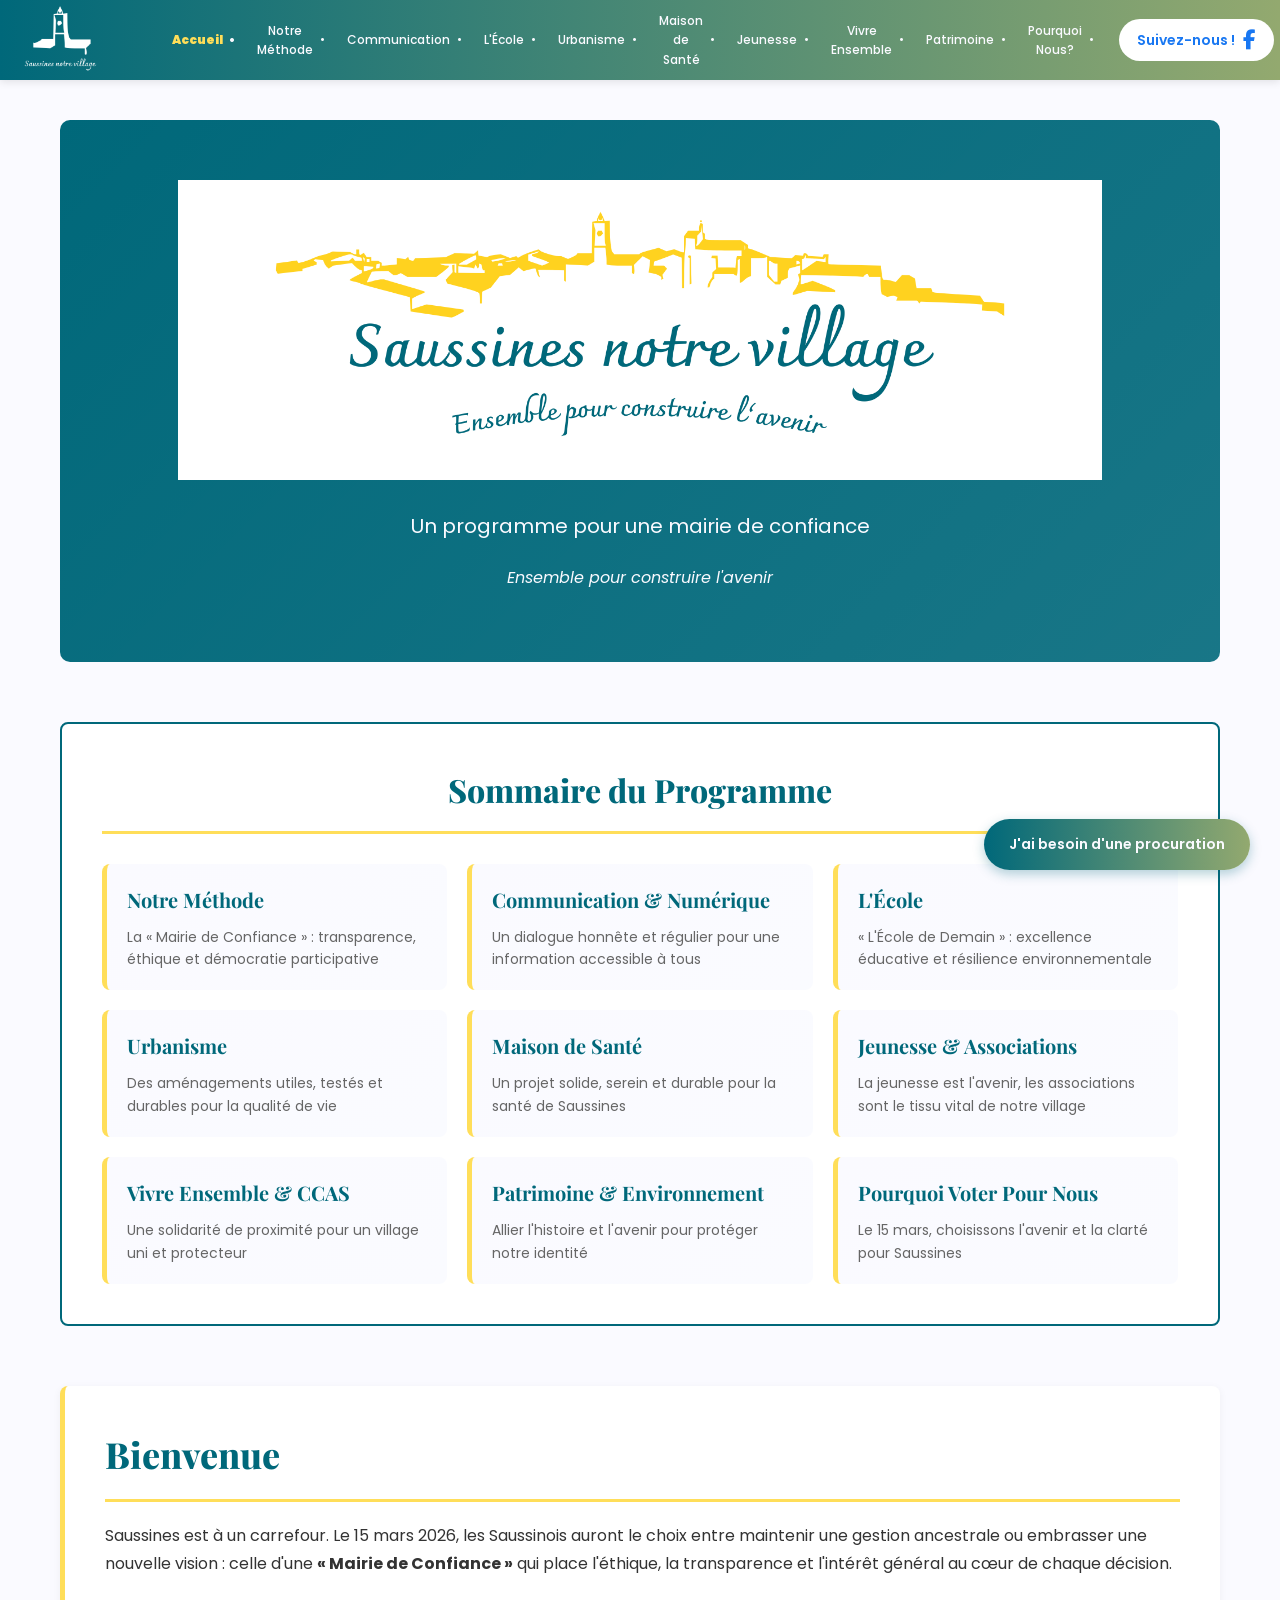
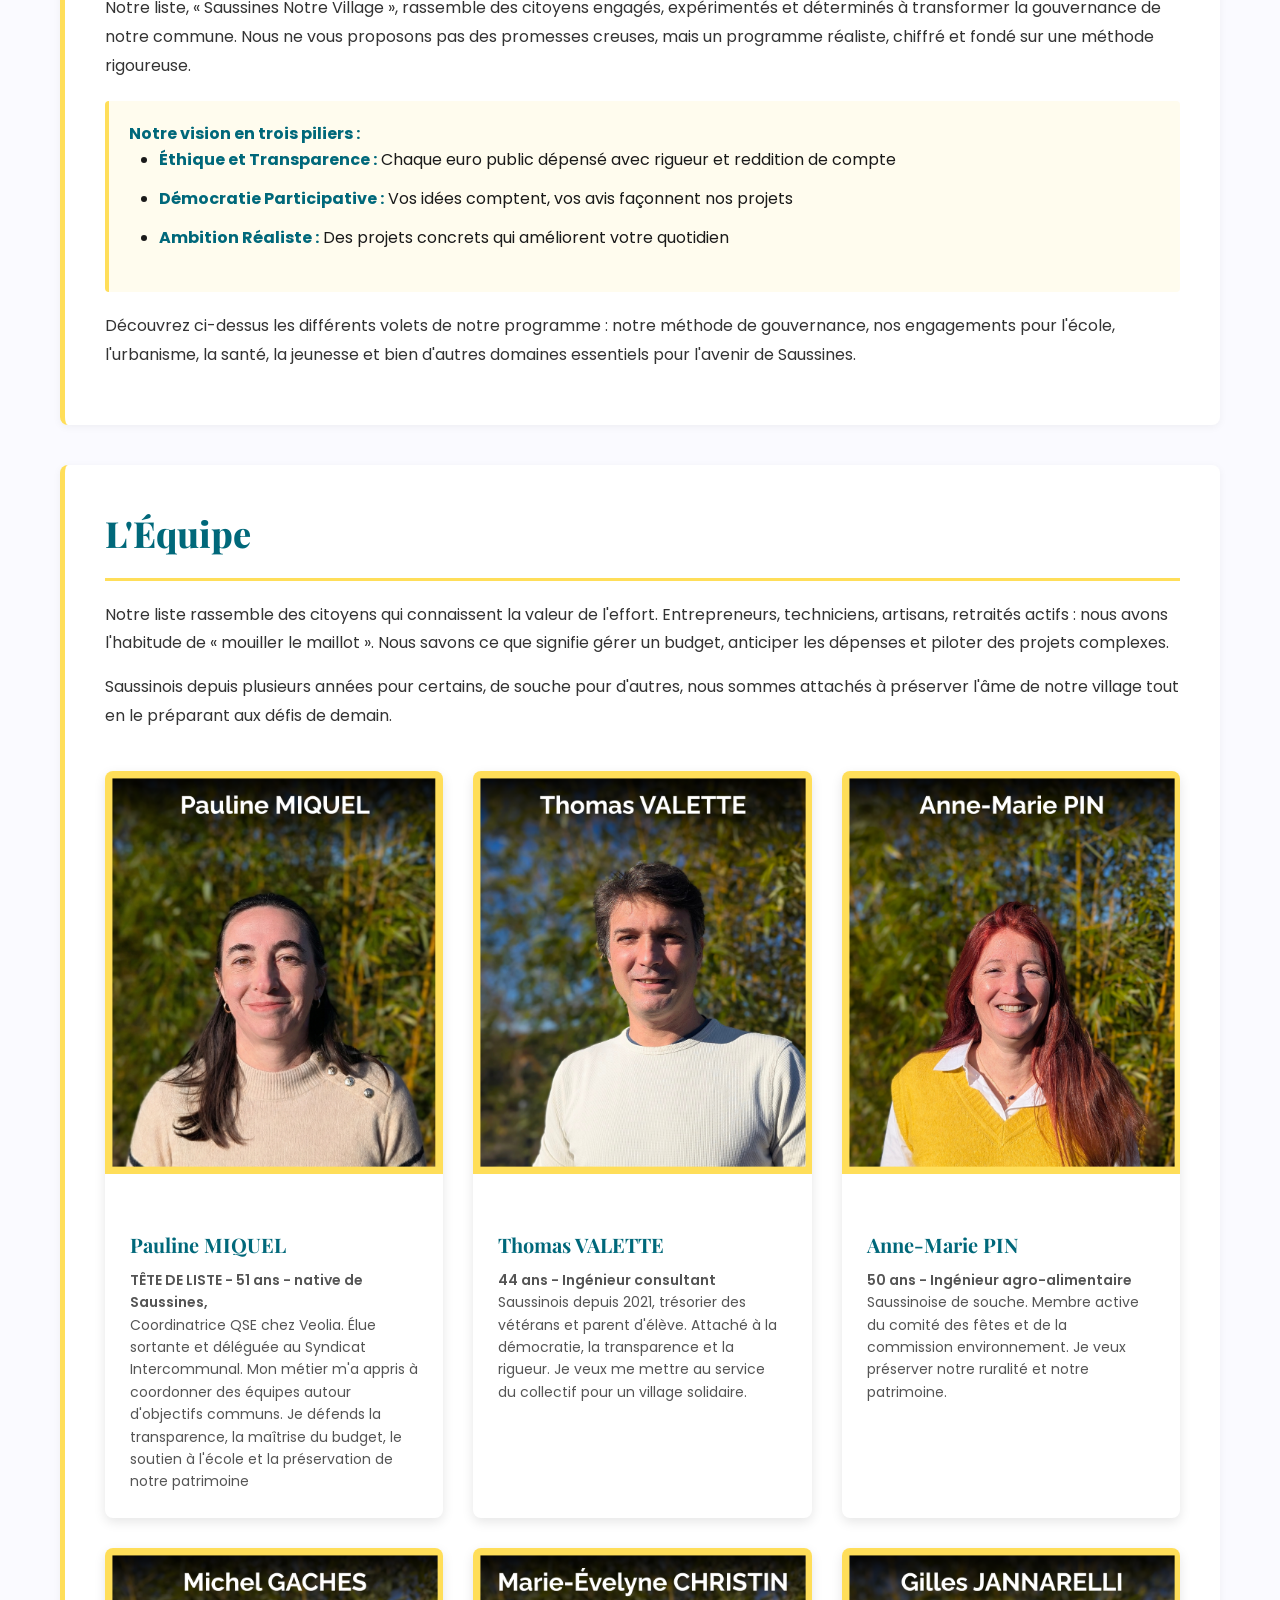
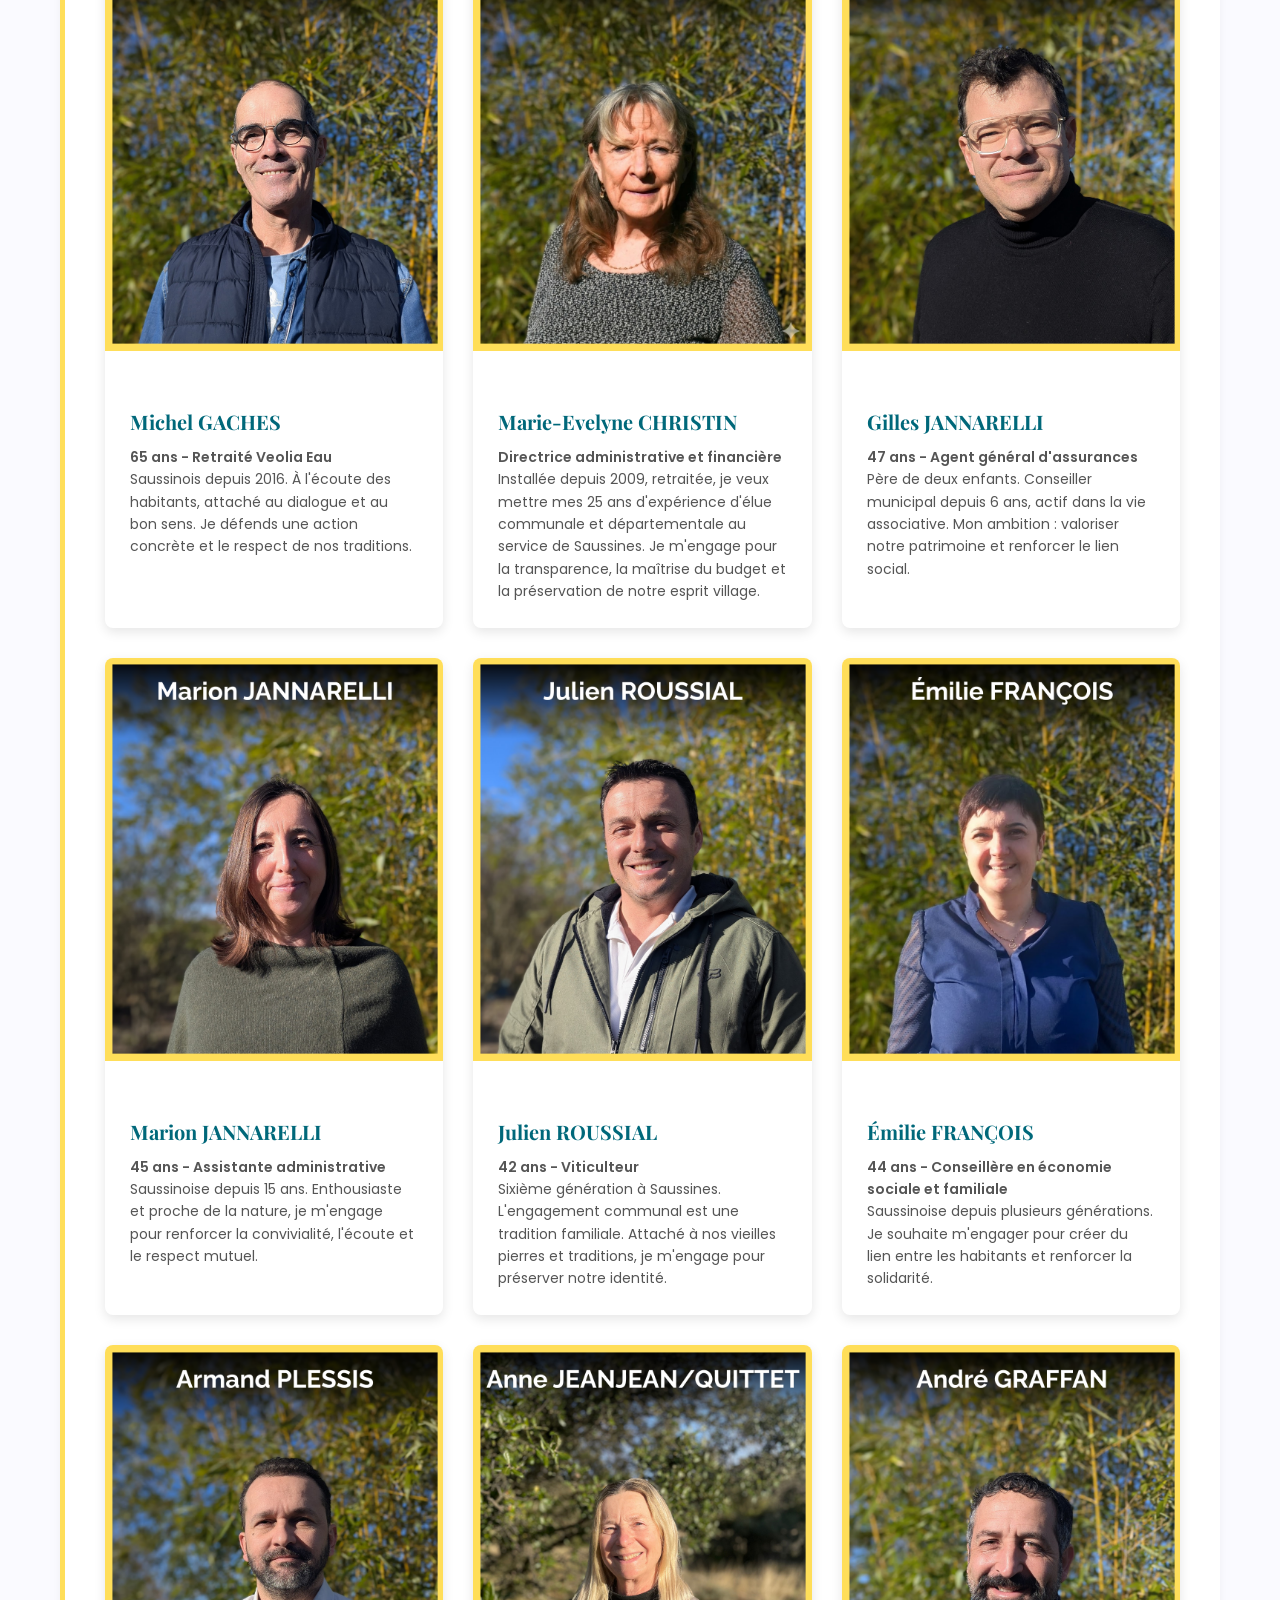
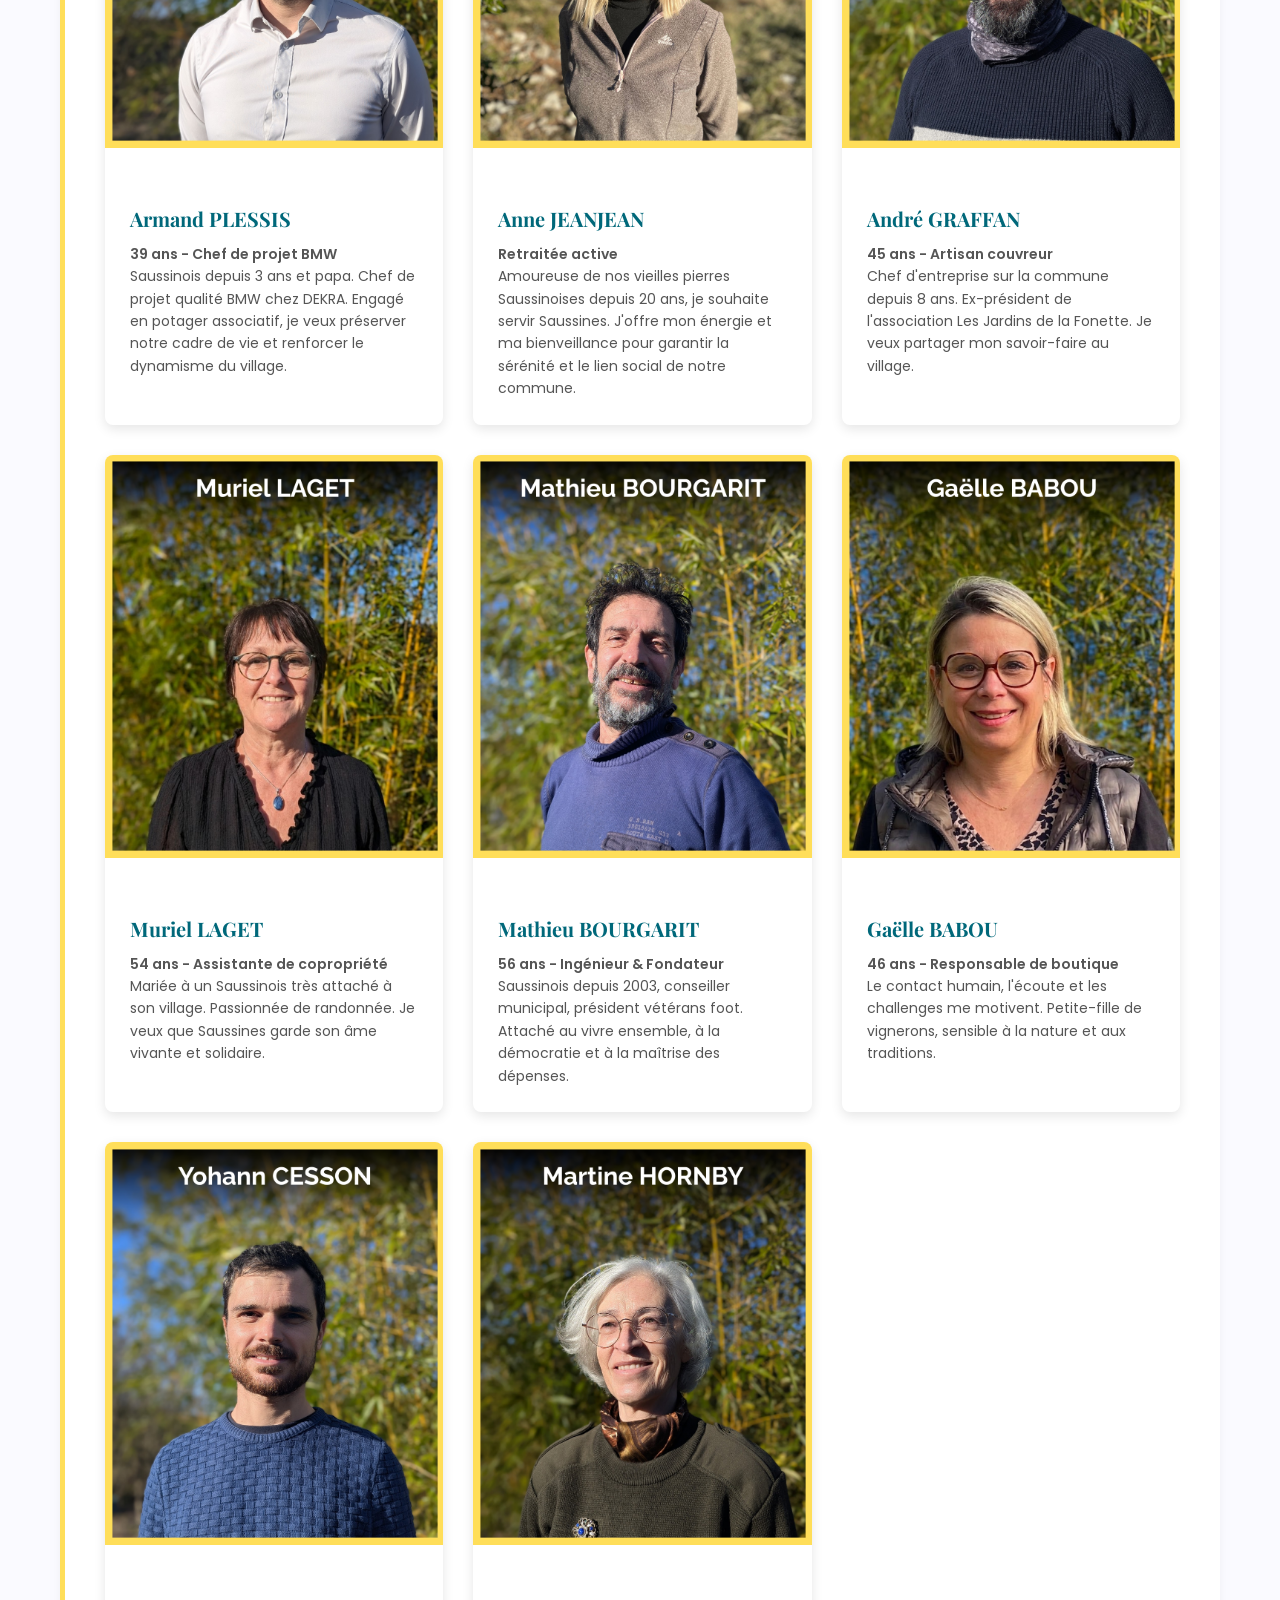
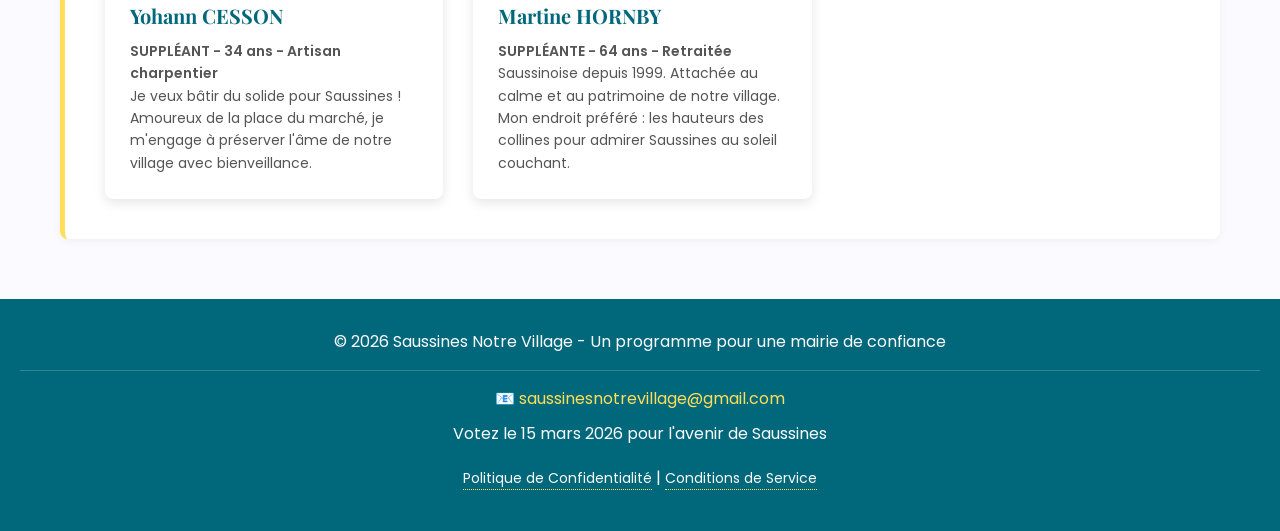
<file: index.html>
<!DOCTYPE html>
<html lang="fr">
<head>
    <meta charset="UTF-8">
    <meta name="viewport" content="width=device-width, initial-scale=1.0">
    <link rel="icon" type="image/png" href="favicon.png">
    <link rel="stylesheet" href="https://cdnjs.cloudflare.com/ajax/libs/font-awesome/6.4.0/css/all.min.css">
    <title>Saussines Notre Village - Notre Programme</title>
    <link rel="stylesheet" href="styles.css">
</head>
<body>
    <header>
        <div class="header-container">
            <a href="index.html" class="logo"><img src="icon-transparent-blanc.png" alt="Saussines Notre Village" class="logo-img"></a>
            <button class="burger-menu" id="burgerMenu">
                <span></span>
                <span></span>
                <span></span>
            </button>
            <nav id="navMenu">
                <a href="index.html" class="active">Accueil</a>
                <a href="methode.html">Notre Méthode</a>
                <a href="communication.html">Communication</a>
                <a href="ecole.html">L'École</a>
                <a href="urbanisme.html">Urbanisme</a>
                <a href="sante.html">Maison de Santé</a>
                <a href="jeunesse.html">Jeunesse</a>
                <a href="vivre-ensemble.html">Vivre Ensemble</a>
                <a href="patrimoine.html">Patrimoine</a>
                <a href="pourquoi-nous.html">Pourquoi Nous?</a>                
                <a href="https://www.facebook.com/people/Saussines-notre-village/61587256763492" target="_blank" rel="noopener noreferrer" class="facebook-button" title="Suivez-nous sur Facebook"><span>Suivez-nous !</span> <i class="fab fa-facebook-f"></i></a>   
            </nav>
        </div>
    </header>

    <main>
        <section class="hero">
            <img src="logo.png" alt="Saussines Notre Village" class="hero-logo">
            <p>Un programme pour une mairie de confiance</p>
            <p class="subtitle">Ensemble pour construire l'avenir</p>
        </section>

        <section class="toc-section">
            <h2>Sommaire du Programme</h2>
            <div class="toc-grid">
                <div class="toc-item">
                    <a href="methode.html">
                        <h3>Notre Méthode</h3>
                        <p>La « Mairie de Confiance » : transparence, éthique et démocratie participative</p>
                    </a>
                </div>

                <div class="toc-item">
                    <a href="communication.html">
                        <h3>Communication & Numérique</h3>
                        <p>Un dialogue honnête et régulier pour une information accessible à tous</p>
                    </a>
                </div>

                <div class="toc-item">
                    <a href="ecole.html">
                        <h3>L'École</h3>
                        <p>« L'École de Demain » : excellence éducative et résilience environnementale</p>
                    </a>
                </div>

                <div class="toc-item">
                    <a href="urbanisme.html">
                        <h3>Urbanisme</h3>
                        <p>Des aménagements utiles, testés et durables pour la qualité de vie</p>
                    </a>
                </div>

                <div class="toc-item">
                    <a href="sante.html">
                        <h3>Maison de Santé</h3>
                        <p>Un projet solide, serein et durable pour la santé de Saussines</p>
                    </a>
                </div>

                <div class="toc-item">
                    <a href="jeunesse.html">
                        <h3>Jeunesse & Associations</h3>
                        <p>La jeunesse est l'avenir, les associations sont le tissu vital de notre village</p>
                    </a>
                </div>

                <div class="toc-item">
                    <a href="vivre-ensemble.html">
                        <h3>Vivre Ensemble & CCAS</h3>
                        <p>Une solidarité de proximité pour un village uni et protecteur</p>
                    </a>
                </div>

                <div class="toc-item">
                    <a href="patrimoine.html">
                        <h3>Patrimoine & Environnement</h3>
                        <p>Allier l'histoire et l'avenir pour protéger notre identité</p>
                    </a>
                </div>

                <div class="toc-item">
                    <a href="pourquoi-nous.html">
                        <h3>Pourquoi Voter Pour Nous</h3>
                        <p>Le 15 mars, choisissons l'avenir et la clarté pour Saussines</p>
                    </a>
                </div>
            </div>
        </section>

        <section class="content-section">
            <h2>Bienvenue</h2>
            <p>
                Saussines est à un carrefour. Le 15 mars 2026, les Saussinois auront le choix entre maintenir 
                une gestion ancestrale ou embrasser une nouvelle vision : celle d'une <strong>« Mairie de Confiance »</strong> 
                qui place l'éthique, la transparence et l'intérêt général au cœur de chaque décision.
            </p>
            <p>
                Notre liste, « Saussines Notre Village », rassemble des citoyens engagés, expérimentés et déterminés 
                à transformer la gouvernance de notre commune. Nous ne vous proposons pas des promesses creuses, mais 
                un programme réaliste, chiffré et fondé sur une méthode rigoureuse.
            </p>
            
            <div class="highlight-box">
                <strong>Notre vision en trois piliers :</strong>
                <ul>
                    <li><strong>Éthique et Transparence :</strong> Chaque euro public dépensé avec rigueur et reddition de compte</li>
                    <li><strong>Démocratie Participative :</strong> Vos idées comptent, vos avis façonnent nos projets</li>
                    <li><strong>Ambition Réaliste :</strong> Des projets concrets qui améliorent votre quotidien</li>
                </ul>
            </div>

            <p>
                Découvrez ci-dessus les différents volets de notre programme : notre méthode de gouvernance, 
                nos engagements pour l'école, l'urbanisme, la santé, la jeunesse et bien d'autres domaines 
                essentiels pour l'avenir de Saussines.
            </p>
        </section>

        <section class="content-section">
            <h2>L'Équipe</h2>
            <p>
                Notre liste rassemble des citoyens qui connaissent la valeur de l'effort. Entrepreneurs, techniciens, 
                artisans, retraités actifs : nous avons l'habitude de « mouiller le maillot ». Nous savons ce que signifie 
                gérer un budget, anticiper les dépenses et piloter des projets complexes.
            </p>
            <p>
                Saussinois depuis plusieurs années pour certains, de souche pour d'autres, nous sommes attachés à 
                préserver l'âme de notre village tout en le préparant aux défis de demain.
            </p>

            <div class="team-grid">
                <div class="team-member">
                    <div class="team-member-image"><img src="./portraits/1.png" alt="Pauline MIQUEL"></div>
                    <div class="team-member-content">
                        <h3>Pauline MIQUEL</h3>
                        <p class="team-member-role">TÊTE DE LISTE - 51 ans - native de Saussines,</p>
                        <p>Coordinatrice QSE chez Veolia. Élue sortante et déléguée au Syndicat Intercommunal. Mon métier m'a appris à coordonner des équipes autour d'objectifs communs. Je défends la transparence, la maîtrise du budget, le soutien à l'école et la préservation de notre patrimoine</p>
                    </div>
                </div>

                <div class="team-member">
                    <div class="team-member-image"><img src="./portraits/3.png" alt="Thomas VALETTE"></div>
                    <div class="team-member-content">
                        <h3>Thomas VALETTE</h3>
                        <p class="team-member-role">44 ans - Ingénieur consultant</p>
                        <p>Saussinois depuis 2021, trésorier des vétérans et parent d'élève. Attaché à la démocratie, la transparence et la rigueur. Je veux me mettre au service du collectif pour un village solidaire.</p>
                    </div>
                </div>

                <div class="team-member">
                    <div class="team-member-image"><img src="./portraits/5.png" alt="Anne-Marie PIN"></div>
                    <div class="team-member-content">
                        <h3>Anne-Marie PIN</h3>
                        <p class="team-member-role">50 ans - Ingénieur agro-alimentaire</p>
                        <p>Saussinoise de souche. Membre active du comité des fêtes et de la commission environnement. Je veux préserver notre ruralité et notre patrimoine.</p>
                    </div>
                </div>

                <div class="team-member">
                    <div class="team-member-image"><img src="./portraits/7.png" alt="Michel GACHES"></div>
                    <div class="team-member-content">
                        <h3>Michel GACHES</h3>
                        <p class="team-member-role">65 ans - Retraité Veolia Eau</p>
                        <p>Saussinois depuis 2016. À l'écoute des habitants, attaché au dialogue et au bon sens. Je défends une action concrète et le respect de nos traditions.</p>
                    </div>
                </div>

                <div class="team-member">
                    <div class="team-member-image"><img src="./portraits/9.png" alt="Marie-Evelyne CHRISTIN"></div>
                    <div class="team-member-content">
                        <h3>Marie-Evelyne CHRISTIN</h3>
                        <p class="team-member-role">Directrice administrative et financière</p>
                        <p>Installée depuis 2009, retraitée, je veux mettre mes 25 ans d'expérience d'élue communale et départementale au service de Saussines. Je m'engage pour la transparence, la maîtrise du budget et la préservation de notre esprit village.</p>
                    </div>
                </div>

                <div class="team-member">
                    <div class="team-member-image"><img src="./portraits/11.png" alt="Gilles JANNARELLI"></div>
                    <div class="team-member-content">
                        <h3>Gilles JANNARELLI</h3>
                        <p class="team-member-role">47 ans - Agent général d'assurances</p>
                        <p>Père de deux enfants. Conseiller municipal depuis 6 ans, actif dans la vie associative. Mon ambition : valoriser notre patrimoine et renforcer le lien social.</p>
                    </div>
                </div>

                <div class="team-member">
                    <div class="team-member-image"><img src="./portraits/13.png" alt="Marion JANNARELLI"></div>
                    <div class="team-member-content">
                        <h3>Marion JANNARELLI</h3>
                        <p class="team-member-role">45 ans - Assistante administrative</p>
                        <p>Saussinoise depuis 15 ans. Enthousiaste et proche de la nature, je m'engage pour renforcer la convivialité, l'écoute et le respect mutuel.</p>
                    </div>
                </div>

                <div class="team-member">
                    <div class="team-member-image"><img src="./portraits/15.png" alt="Julien ROUSSIAL"></div>
                    <div class="team-member-content">
                        <h3>Julien ROUSSIAL</h3>
                        <p class="team-member-role">42 ans - Viticulteur</p>
                        <p>Sixième génération à Saussines. L'engagement communal est une tradition familiale. Attaché à nos vieilles pierres et traditions, je m'engage pour préserver notre identité.</p>
                    </div>
                </div>

                <div class="team-member">
                    <div class="team-member-image"><img src="./portraits/17.png" alt="Émilie FRANÇOIS"></div>
                    <div class="team-member-content">
                        <h3>Émilie FRANÇOIS</h3>
                        <p class="team-member-role">44 ans - Conseillère en économie sociale et familiale</p>
                        <p>Saussinoise depuis plusieurs générations. Je souhaite m'engager pour créer du lien entre les habitants et renforcer la solidarité.</p>
                    </div>
                </div>

                <div class="team-member">
                    <div class="team-member-image"><img src="./portraits/19.png" alt="Armand PLESSIS"></div>
                    <div class="team-member-content">
                        <h3>Armand PLESSIS</h3>
                        <p class="team-member-role">39 ans - Chef de projet BMW</p>
                        <p>Saussinois depuis 3 ans et papa. Chef de projet qualité BMW chez DEKRA. Engagé en potager associatif, je veux préserver notre cadre de vie et renforcer le dynamisme du village.</p>
                    </div>
                </div>

                <div class="team-member">
                    <div class="team-member-image"><img src="./portraits/21.png" alt="Anne JEANJEAN"></div>
                    <div class="team-member-content">
                        <h3>Anne JEANJEAN</h3>
                        <p class="team-member-role">Retraitée active</p>
                        <p>Amoureuse de nos vieilles pierres Saussinoises depuis 20 ans, je souhaite servir Saussines. J'offre mon énergie et ma bienveillance pour garantir la sérénité et le lien social de notre commune.</p>
                    </div>
                </div>

                <div class="team-member">
                    <div class="team-member-image"><img src="./portraits/23.png" alt="André GRAFFAN"></div>
                    <div class="team-member-content">
                        <h3>André GRAFFAN</h3>
                        <p class="team-member-role">45 ans - Artisan couvreur</p>
                        <p>Chef d'entreprise sur la commune depuis 8 ans. Ex-président de l'association Les Jardins de la Fonette. Je veux partager mon savoir-faire au village.</p>
                    </div>
                </div>

                <div class="team-member">
                    <div class="team-member-image"><img src="./portraits/25.png" alt="Muriel LAGET"></div>
                    <div class="team-member-content">
                        <h3>Muriel LAGET</h3>
                        <p class="team-member-role">54 ans - Assistante de copropriété</p>
                        <p>Mariée à un Saussinois très attaché à son village. Passionnée de randonnée. Je veux que Saussines garde son âme vivante et solidaire.</p>
                    </div>
                </div>

                <div class="team-member">
                    <div class="team-member-image"><img src="./portraits/27.png" alt="Mathieu BOURGARIT"></div>
                    <div class="team-member-content">
                        <h3>Mathieu BOURGARIT</h3>
                        <p class="team-member-role">56 ans - Ingénieur &amp; Fondateur</p>
                        <p>Saussinois depuis 2003, conseiller municipal, président vétérans foot. Attaché au vivre ensemble, à la démocratie et à la maîtrise des dépenses.</p>
                    </div>
                </div>

                <div class="team-member">
                    <div class="team-member-image"><img src="./portraits/29.png" alt="Gaëlle BABOU"></div>
                    <div class="team-member-content">
                        <h3>Gaëlle BABOU</h3>
                        <p class="team-member-role">46 ans - Responsable de boutique</p>
                        <p>Le contact humain, l'écoute et les challenges me motivent. Petite-fille de vignerons, sensible à la nature et aux traditions.</p>
                    </div>
                </div>
                <div class="team-member">
                    <div class="team-member-image"><img src="./portraits/31.png" alt="Yohann CESSON"></div>
                    <div class="team-member-content">
                        <h3>Yohann CESSON</h3>
                        <p class="team-member-role">SUPPLÉANT - 34 ans - Artisan charpentier</p>
                        <p>Je veux bâtir du solide pour Saussines ! Amoureux de la place du marché, je m'engage à préserver l'âme de notre village avec bienveillance.</p>
                    </div>
                </div>

                <div class="team-member">
                    <div class="team-member-image"><img src="./portraits/33.png" alt="Martine HORNBY"></div>
                    <div class="team-member-content">
                        <h3>Martine HORNBY</h3>
                        <p class="team-member-role">SUPPLÉANTE - 64 ans - Retraitée</p>
                        <p>Saussinoise depuis 1999. Attachée au calme et au patrimoine de notre village. Mon endroit préféré : les hauteurs des collines pour admirer Saussines au soleil couchant.</p>
                    </div>
                </div>
            </div>
        </section>
    </main>

    <footer>
        <p>&copy; 2026 Saussines Notre Village - Un programme pour une mairie de confiance</p>
        <div class="footer-contact">
            <p>📧 <a href="mailto:saussinesnotrevillage@gmail.com">saussinesnotrevillage@gmail.com</a></p>
            <p>Votez le 15 mars 2026 pour l'avenir de Saussines</p>
            <p><a href="politique-confidentialite.html" class="footer-link">Politique de Confidentialité</a> | <a href="conditions-service.html" class="footer-link">Conditions de Service</a></p>
        </div>
    </footer>

    <button class="floating-button" id="procurationButton">J'ai besoin d'une procuration</button>

    <!-- Popup Procuration Modal -->
    <div id="procurationModal" class="modal">
        <div class="modal-content">
            <button class="close-modal">&times;</button>
            <h2>Demande de Procuration</h2>
            
            <p class="modal-intro">Vous n'êtes pas disponible le jour de l'élection ? L'un de nos volontaires peut porter votre voix.</p>
            
            <p>Pour cela, envoyez-nous un mail à <a href="mailto:saussinesnotrevillage@gmail.com" class="email-link">saussinesnotrevillage@gmail.com</a> avec les indications suivantes :</p>
            
            <div class="modal-section">
                <h3>Vos informations</h3>
                <ul>
                    <li>Vos prénoms tels qu'indiqués sur votre pièce d'identité</li>
                    <li>Votre nom de naissance</li>
                    <li>Votre numéro de téléphone</li>
                </ul>
            </div>
            
            <div class="modal-section">
                <h3>Votre demande</h3>
                <ul>
                    <li>Votre numéro d'électeur (Le numéro national d'électeur contient jusqu'à 9 chiffres et est présent sur la carte électorale. Il peut également être retrouvé sur le service Interroger sa situation électorale)</li>
                    <li>Votre date de naissance</li>
                    <li>Votre sexe</li>
                    <li>Votre adresse postale électorale</li>
                </ul>
            </div>
        </div>
    </div>

    <script>
        // Burger menu toggle
        const burgerMenu = document.getElementById('burgerMenu');
        const navMenu = document.getElementById('navMenu');

        burgerMenu.addEventListener('click', () => {
            burgerMenu.classList.toggle('active');
            navMenu.classList.toggle('active');
        });

        // Close menu when a link is clicked
        const navLinks = navMenu.querySelectorAll('a');
        navLinks.forEach(link => {
            link.addEventListener('click', () => {
                burgerMenu.classList.remove('active');
                navMenu.classList.remove('active');
            });
        });

        // Procuration modal
        const procurationButton = document.getElementById('procurationButton');
        const procurationModal = document.getElementById('procurationModal');
        const closeModal = document.querySelector('.close-modal');

        procurationButton.addEventListener('click', () => {
            procurationModal.style.display = 'block';
        });

        closeModal.addEventListener('click', () => {
            procurationModal.style.display = 'none';
        });

        window.addEventListener('click', (event) => {
            if (event.target === procurationModal) {
                procurationModal.style.display = 'none';
            }
        });
    </script>
</body>
</html>
</file>
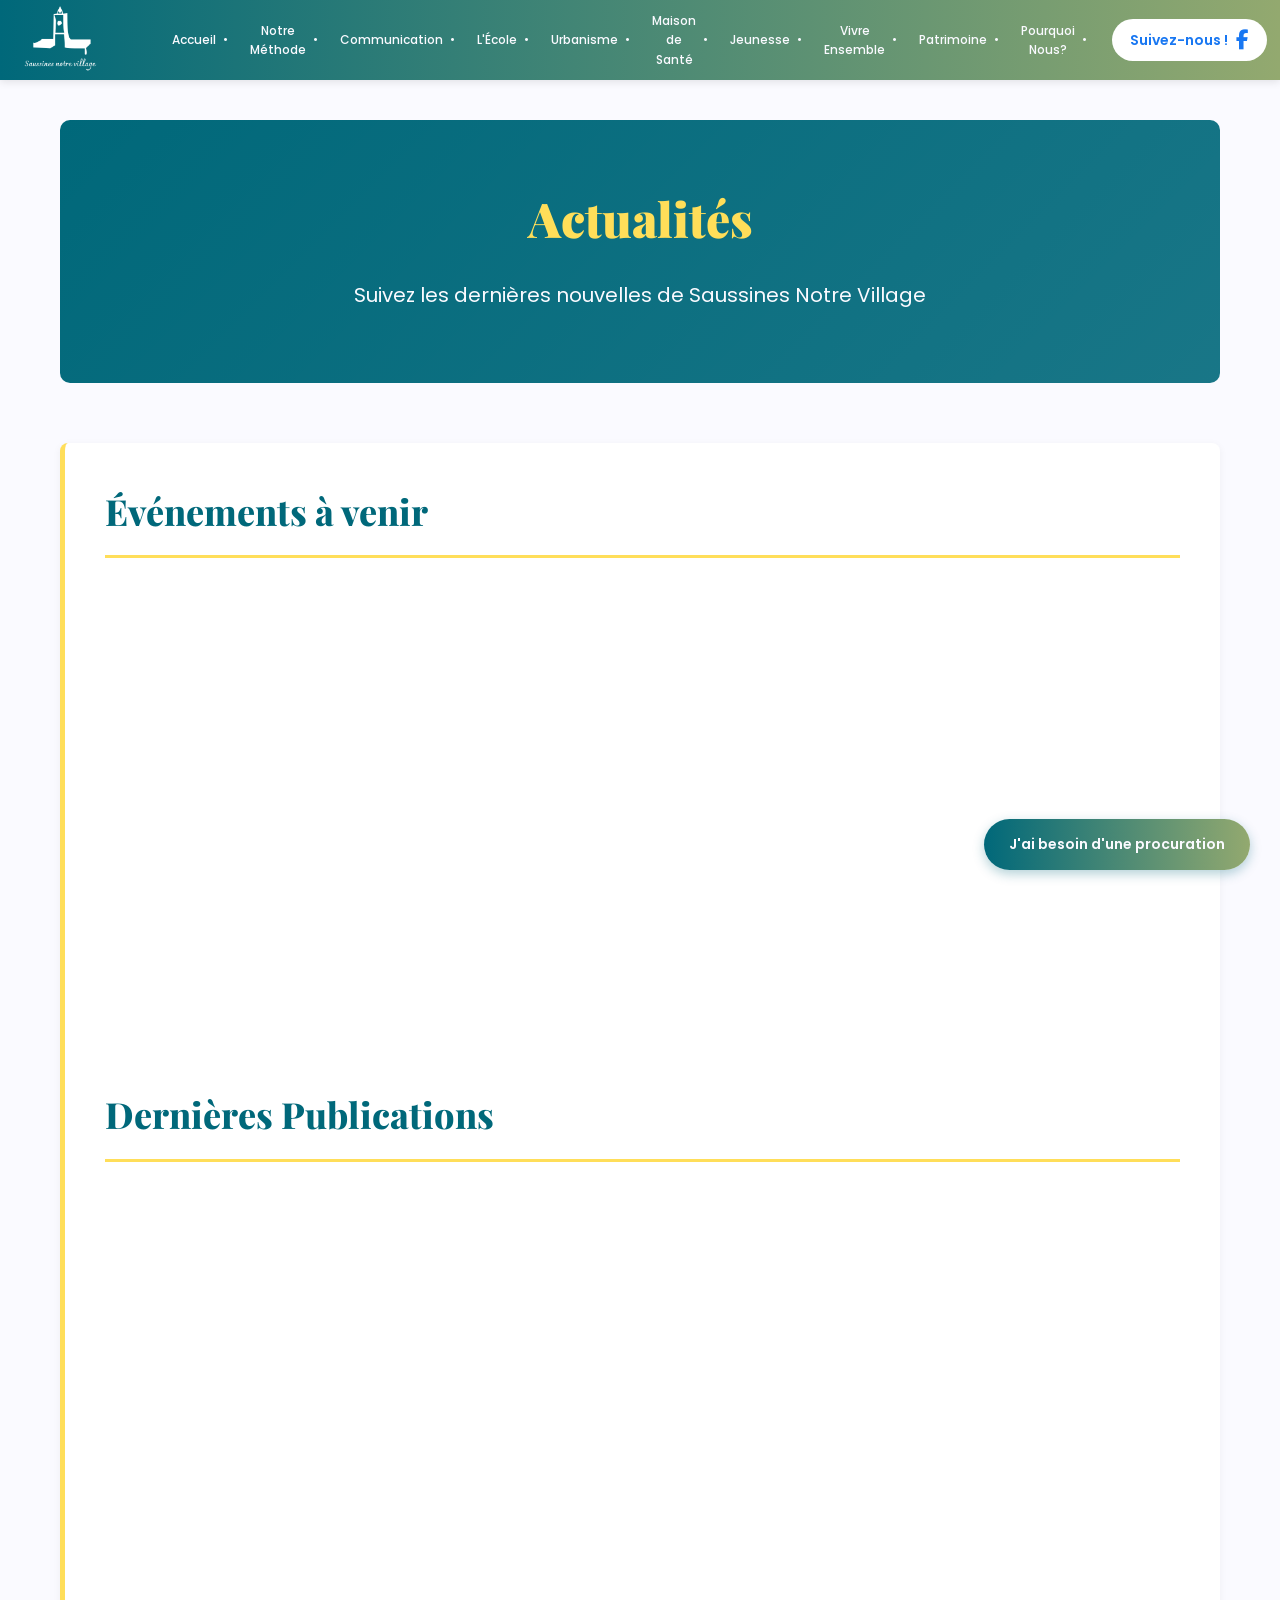
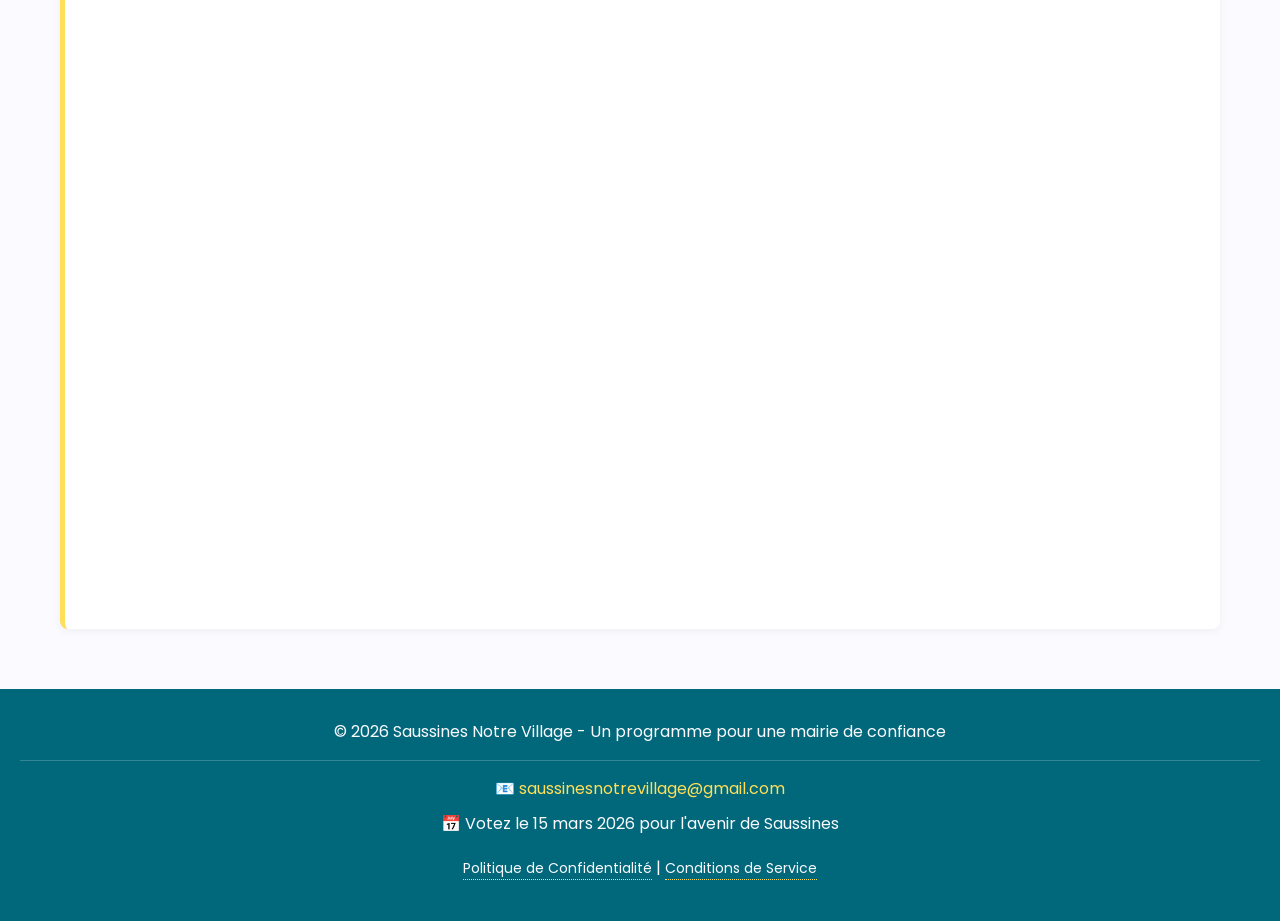
<file: actualites.html>
<!DOCTYPE html>
<html lang="fr">
<head>
    <meta charset="UTF-8">
    <meta name="viewport" content="width=device-width, initial-scale=1.0">
    <link rel="icon" type="image/png" href="favicon.png">
    <link rel="stylesheet" href="https://cdnjs.cloudflare.com/ajax/libs/font-awesome/6.4.0/css/all.min.css">
    <title>Actualités - Saussines Notre Village</title>
    <link rel="stylesheet" href="styles.css">
</head>
<body>
    <header>
        <div class="header-container">
            <a href="index.html" class="logo"><img src="icon-transparent-blanc.png" alt="Saussines Notre Village" class="logo-img"></a>
            <button class="burger-menu" id="burgerMenu">
                <span></span>
                <span></span>
                <span></span>
            </button>
            <nav id="navMenu">
                <a href="index.html">Accueil</a>
                <a href="methode.html">Notre Méthode</a>
                <a href="communication.html">Communication</a>
                <a href="ecole.html">L'École</a>
                <a href="urbanisme.html">Urbanisme</a>
                <a href="sante.html">Maison de Santé</a>
                <a href="jeunesse.html">Jeunesse</a>
                <a href="vivre-ensemble.html">Vivre Ensemble</a>
                <a href="patrimoine.html">Patrimoine</a>
                <a href="pourquoi-nous.html">Pourquoi Nous?</a>                
                <a href="https://www.facebook.com/people/Saussines-notre-village/61587256763492" target="_blank" rel="noopener noreferrer" class="facebook-button" title="Suivez-nous sur Facebook"><span>Suivez-nous !</span> <i class="fab fa-facebook-f"></i></a>   
            </nav>
        </div>
    </header>

    <main>
        <section class="hero">
            <h1>Actualités</h1>
            <p>Suivez les dernières nouvelles de Saussines Notre Village</p>
        </section>

        <section class="content-section">
            <div class="news-container">
                <h2>Événements à venir</h2>
                <div class="facebook-events">
                    <iframe src="https://www.facebook.com/plugins/page.php?href=https%3A%2F%2Fwww.facebook.com%2Fprofile.php%3Fid%3D61587256763492&tabs=events&width=500&height=500&small_header=false&adapt_container_width=true&hide_cover=false&show_facepile=true&appId=1841552946546622" width="100%" height="500" style="border:none;overflow:hidden" scrolling="no" frameborder="0" allowfullscreen="true" allow="autoplay; clipboard-write; encrypted-media; picture-in-picture; web-share"></iframe>
                </div>
            </div>

            <div class="news-container">
                <h2>Dernières Publications</h2>
                <div class="facebook-feed">
                    <iframe src="https://www.facebook.com/plugins/page.php?href=https%3A%2F%2Fwww.facebook.com%2Fprofile.php%3Fid%3D61587256763492&tabs=timeline&width=100%25&height=1000&small_header=false&adapt_container_width=true&hide_cover=false&show_facepile=true&appId=1841552946546622" width="100%" height="1000" style="border:none;overflow:hidden" scrolling="no" frameborder="0" allowfullscreen="true" allow="autoplay; clipboard-write; encrypted-media; picture-in-picture; web-share"></iframe>
                </div>
            </div>
        </section>
    </main>

    <footer>
        <p>&copy; 2026 Saussines Notre Village - Un programme pour une mairie de confiance</p>
        <div class="footer-contact">
            <p>📧 <a href="mailto:saussinesnotrevillage@gmail.com">saussinesnotrevillage@gmail.com</a></p>
            <p>📅 Votez le 15 mars 2026 pour l'avenir de Saussines</p>
            <p><a href="politique-confidentialite.html" class="footer-link">Politique de Confidentialité</a> | <a href="conditions-service.html" class="footer-link">Conditions de Service</a></p>
        </div>
    </footer>

    <button class="floating-button" id="procurationButton">J'ai besoin d'une procuration</button>

    <!-- Popup Procuration Modal -->
    <div id="procurationModal" class="modal">
        <div class="modal-content">
            <button class="close-modal">&times;</button>
            <h2>Demande de Procuration</h2>
            
            <p class="modal-intro">Vous n'êtes pas disponible le jour de l'élection ? L'un de nos volontaires peut porter votre voix.</p>
            
            <p>Pour cela, envoyez-nous un mail à <a href="mailto:saussinesnotrevillage@gmail.com" class="email-link">saussinesnotrevillage@gmail.com</a> avec les indications suivantes :</p>
            
            <div class="modal-section">
                <h3>Vos informations</h3>
                <ul>
                    <li>Vos prénoms tels qu'indiqués sur votre pièce d'identité</li>
                    <li>Votre nom de naissance</li>
                    <li>Votre numéro de téléphone</li>
                </ul>
            </div>
            
            <div class="modal-section">
                <h3>Votre demande</h3>
                <ul>
                    <li>Votre numéro d'électeur (Le numéro national d'électeur contient jusqu'à 9 chiffres et est présent sur la carte électorale. Il peut également être retrouvé sur le service Interroger sa situation électorale)</li>
                    <li>Votre date de naissance</li>
                    <li>Votre sexe</li>
                    <li>Votre adresse postale électorale</li>
                </ul>
            </div>
        </div>
    </div>

    <script>
        // Burger menu toggle
        const burgerMenu = document.getElementById('burgerMenu');
        const navMenu = document.getElementById('navMenu');

        burgerMenu.addEventListener('click', () => {
            burgerMenu.classList.toggle('active');
            navMenu.classList.toggle('active');
        });

        // Close menu when a link is clicked
        const navLinks = navMenu.querySelectorAll('a');
        navLinks.forEach(link => {
            link.addEventListener('click', () => {
                burgerMenu.classList.remove('active');
                navMenu.classList.remove('active');
            });
        });

        // Procuration modal
        const procurationButton = document.getElementById('procurationButton');
        const procurationModal = document.getElementById('procurationModal');
        const closeModal = document.querySelector('.close-modal');

        procurationButton.addEventListener('click', () => {
            procurationModal.style.display = 'block';
        });

        closeModal.addEventListener('click', () => {
            procurationModal.style.display = 'none';
        });

        window.addEventListener('click', (event) => {
            if (event.target === procurationModal) {
                procurationModal.style.display = 'none';
            }
        });
    </script>
</body>
</html>
</file>
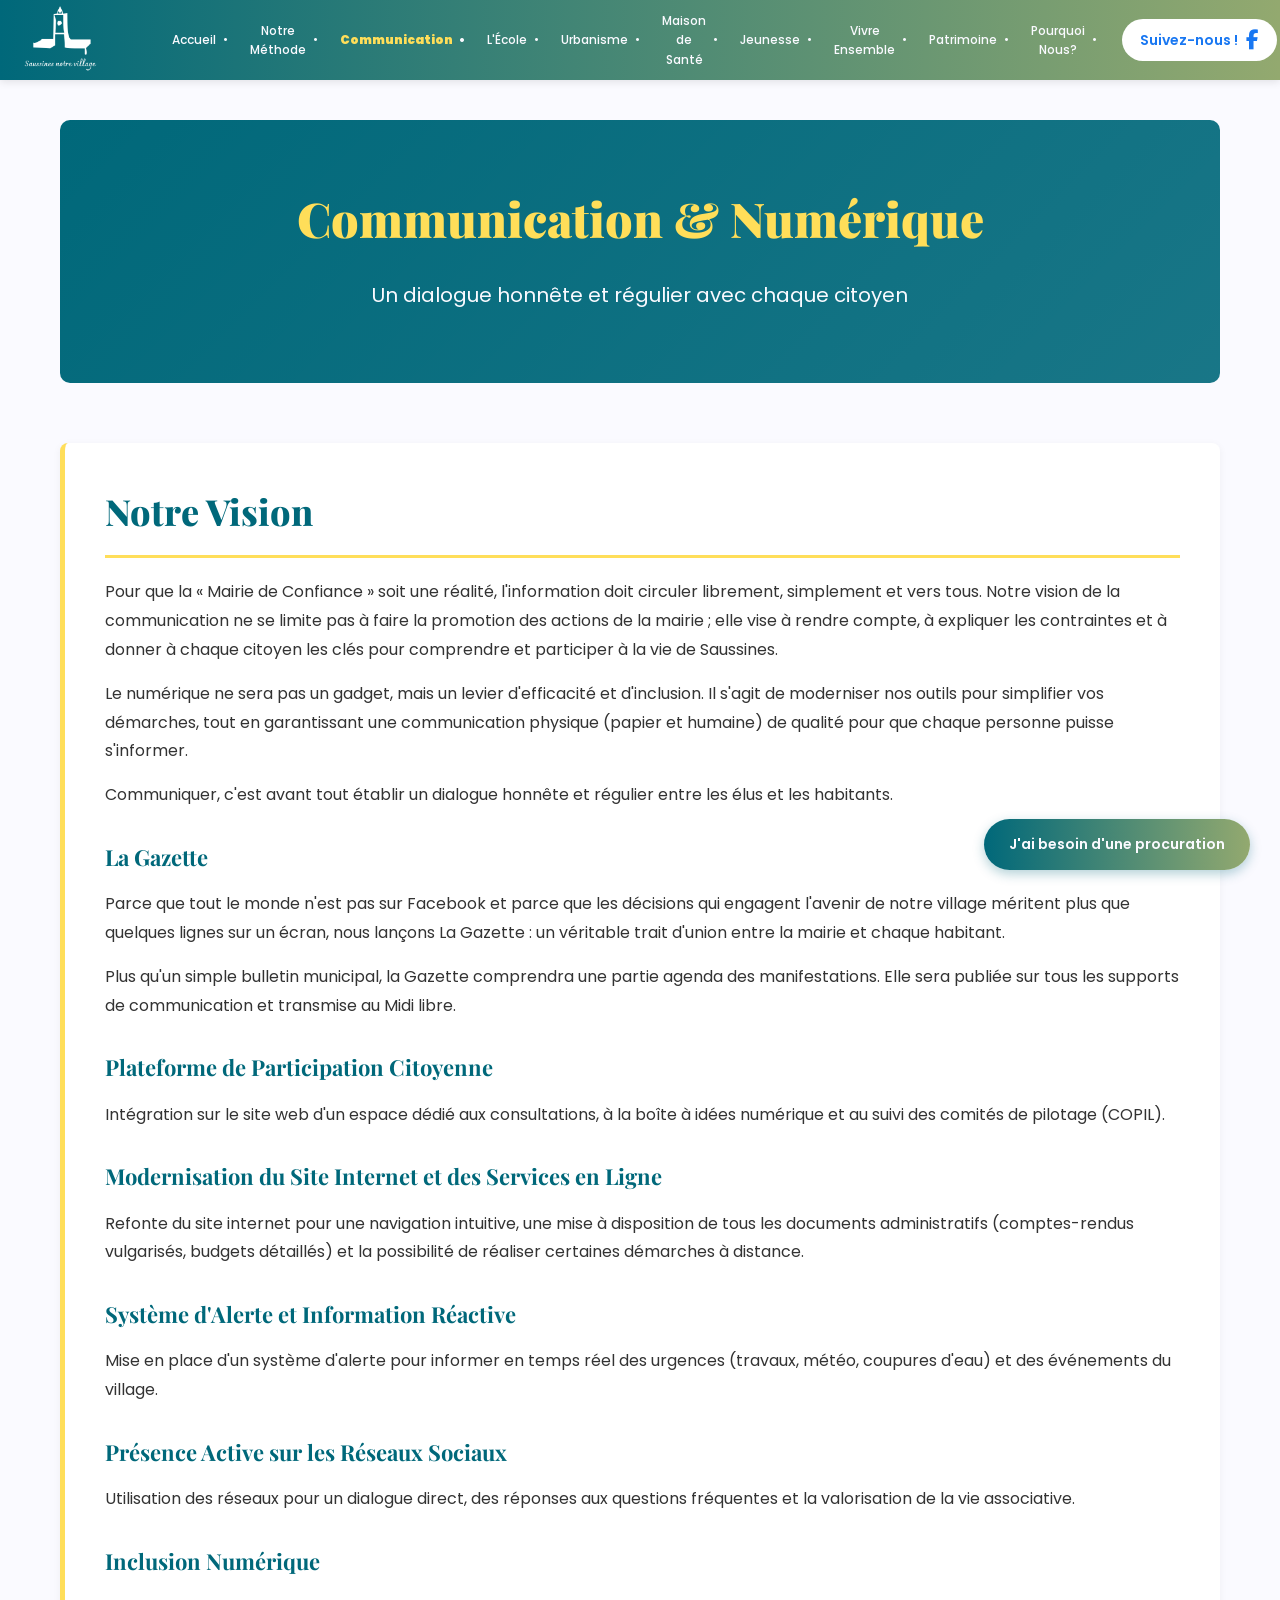
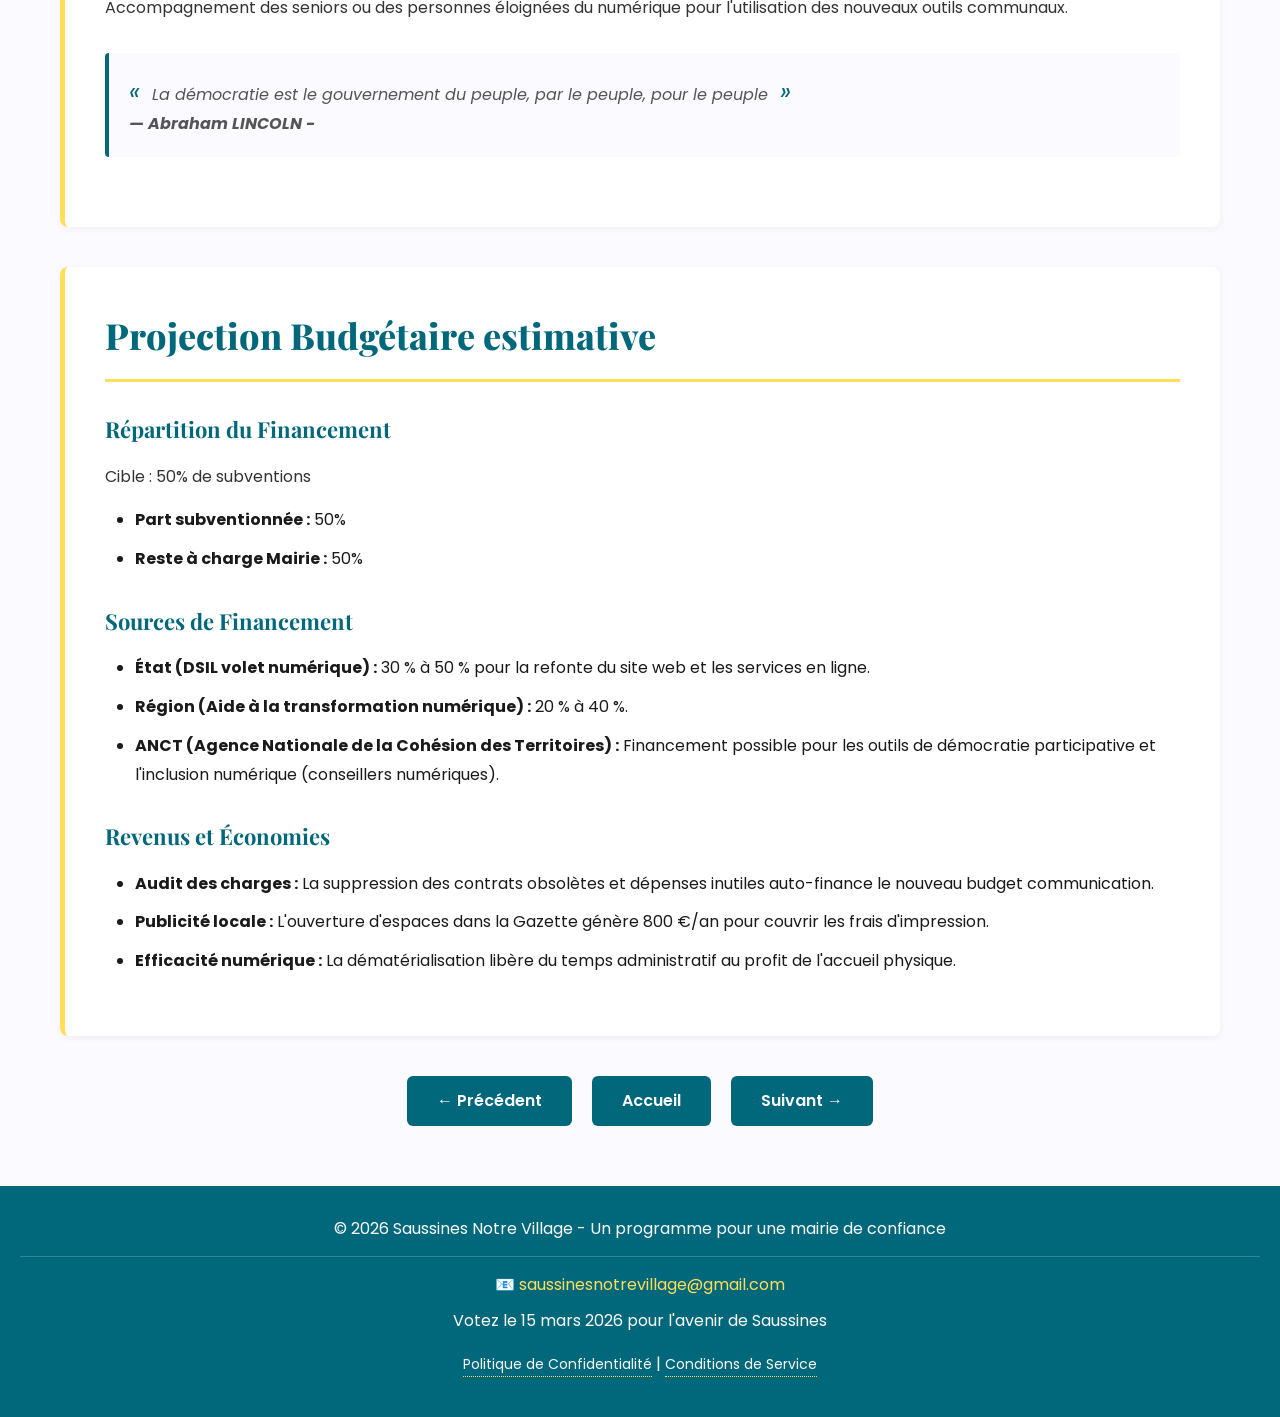
<file: communication.html>
<!DOCTYPE html>
<html lang="fr">
<head>
    <meta charset="UTF-8">
    <meta name="viewport" content="width=device-width, initial-scale=1.0">
    <link rel="icon" type="image/png" href="favicon.png">    
    <link rel="stylesheet" href="https://cdnjs.cloudflare.com/ajax/libs/font-awesome/6.4.0/css/all.min.css">    
    <title>Communication & Numérique - Saussines Notre Village</title>
    <link rel="stylesheet" href="styles.css">
</head>
<body>
    <header>
        <div class="header-container">
            <a href="index.html" class="logo"><img src="icon-transparent-blanc.png" alt="Saussines Notre Village" class="logo-img"></a>
            <button class="burger-menu" id="burgerMenu">
                <span></span>
                <span></span>
                <span></span>
            </button>
            <nav id="navMenu">
                <a href="index.html">Accueil</a>
                <a href="methode.html">Notre Méthode</a>
                <a href="communication.html" class="active">Communication</a>
                <a href="ecole.html">L'École</a>
                <a href="urbanisme.html">Urbanisme</a>
                <a href="sante.html">Maison de Santé</a>
                <a href="jeunesse.html">Jeunesse</a>
                <a href="vivre-ensemble.html">Vivre Ensemble</a>
                <a href="patrimoine.html">Patrimoine</a>
                <a href="pourquoi-nous.html">Pourquoi Nous?</a>                
                <a href="https://www.facebook.com/people/Saussines-notre-village/61587256763492" target="_blank" rel="noopener noreferrer" class="facebook-button" title="Suivez-nous sur Facebook"><span>Suivez-nous !</span> <i class="fab fa-facebook-f"></i></a>   
            </nav>
        </div>
    </header>

    <main>
        <section class="hero">
            <h1>Communication & Numérique</h1>
            <p>Un dialogue honnête et régulier avec chaque citoyen</p>
        </section>

        <section class="content-section">
            <h2>Notre Vision</h2>
            <p>
                Pour que la « Mairie de Confiance » soit une réalité, l'information doit circuler librement, simplement 
                et vers tous. Notre vision de la communication ne se limite pas à faire la promotion des actions de la mairie ; 
                elle vise à rendre compte, à expliquer les contraintes et à donner à chaque citoyen les clés pour comprendre 
                et participer à la vie de Saussines.
            </p>
            <p>
                Le numérique ne sera pas un gadget, mais un levier d'efficacité et d'inclusion. Il s'agit de moderniser nos outils 
                pour simplifier vos démarches, tout en garantissant une communication physique (papier et humaine) de qualité pour 
                que chaque personne puisse s'informer.
            </p>
            <p>
                Communiquer, c'est avant tout établir un dialogue honnête et régulier entre les élus et les habitants.
            </p>

            <h3>La Gazette</h3>
            <p>
                Parce que tout le monde n'est pas sur Facebook et parce que les décisions qui engagent l'avenir de notre village 
                méritent plus que quelques lignes sur un écran, nous lançons La Gazette : un véritable trait d'union 
                entre la mairie et chaque habitant.
            </p>
            <p>
                Plus qu'un simple bulletin municipal, la Gazette comprendra une partie agenda des manifestations. Elle 
                sera publiée sur tous les supports de communication et transmise au Midi libre.
            </p>

            <h3>Plateforme de Participation Citoyenne</h3>
            <p>
                Intégration sur le site web d'un espace dédié aux consultations, à la boîte à idées numérique et au suivi des 
                comités de pilotage (COPIL).
            </p>

            <h3>Modernisation du Site Internet et des Services en Ligne</h3>
            <p>
                Refonte du site internet pour une navigation intuitive, une mise à disposition de tous les documents administratifs 
                (comptes-rendus vulgarisés, budgets détaillés) et la possibilité de réaliser certaines démarches à distance.
            </p>

            <h3>Système d'Alerte et Information Réactive</h3>
            <p>
                Mise en place d'un système d'alerte pour informer en temps réel des urgences (travaux, météo, coupures d'eau) 
                et des événements du village.
            </p>

            <h3>Présence Active sur les Réseaux Sociaux</h3>
            <p>
                Utilisation des réseaux pour un dialogue direct, des réponses aux questions fréquentes et la valorisation de la 
                vie associative.
            </p>

            <h3>Inclusion Numérique</h3>
            <p>
                Accompagnement des seniors ou des personnes éloignées du numérique pour l'utilisation des nouveaux outils communaux.
            </p>

            <div class="quote">
                <div class="quote-content">La démocratie est le gouvernement du peuple, par le peuple, pour le peuple</div>
                <strong>— Abraham LINCOLN -</strong>
            </div>
        </section>

        <section class="content-section">
            <h2>Projection Budgétaire estimative</h2>
            <!-- <table class="budget-table">
                <thead>
                    <tr>
                        <th>Initiative</th>
                        <th>Estimation (HT)</th>
                        <th>Détails</th>
                    </tr>
                </thead>
                <tbody>
                    <tr>
                        <td>Amélioration du Site Web</td>
                        <td class="amount">2 000 €</td>
                        <td>Nouveaux formulaires et accessibilité.</td>
                    </tr>
                    <tr>
                        <td>Nouvelle Gazette (4 n°/an)</td>
                        <td class="amount">1 000 €</td>
                        <td>Impression de 2 pages (env. 0,60€/unité pour 100 ex, 4 fois)</td>
                    </tr>
                    <tr>
                        <td>Plateforme Participative</td>
                        <td class="amount">GRATUIT</td>
                        <td>Plateforme Decidim</td>
                    </tr>
                    <tr>
                        <td>Maintenance & Hébergement</td>
                        <td class="amount">400 €</td>
                        <td>Sécurité, mises à jour RGPD et nom de domaine.</td>
                    </tr>
                    <tr>
                        <td><strong>TOTAL ESTIMÉ (AN 1)</strong></td>
                        <td class="amount"><strong>3 400 €</strong></td>
                        <td></td>
                    </tr>
                </tbody>
            </table> -->

            <h3>Répartition du Financement</h3>
            <p>
                Cible : 50% de subventions
            </p>
            <ul>
                <li><strong>Part subventionnée :</strong> 50% <!-- :</strong> 1 700 € --></li>
                <li><strong>Reste à charge Mairie :</strong> 50% <!-- :</strong> 1 700 € --></li>
            </ul>

            <h3>Sources de Financement</h3>
            <ul>
                <li><strong>État (DSIL volet numérique) :</strong> 30 % à 50 % pour la refonte du site web et les services en ligne.</li>
                <li><strong>Région (Aide à la transformation numérique) :</strong> 20 % à 40 %.</li>
                <li><strong>ANCT (Agence Nationale de la Cohésion des Territoires) :</strong> Financement possible pour les outils de démocratie participative et l'inclusion numérique (conseillers numériques).</li>
            </ul>

            <h3>Revenus et Économies</h3>
            <ul>
                <li><strong>Audit des charges :</strong> La suppression des contrats obsolètes et dépenses inutiles auto-finance le nouveau budget communication.</li>
                <li><strong>Publicité locale :</strong> L'ouverture d'espaces dans la Gazette génère 800 €/an pour couvrir les frais d'impression.</li>
                <li><strong>Efficacité numérique :</strong> La dématérialisation libère du temps administratif au profit de l'accueil physique.</li>
            </ul>
        </section>

        <div class="nav-buttons">
            <a href="methode.html" class="btn btn-primary">← Précédent</a>
            <a href="index.html" class="btn btn-home">Accueil</a>
            <a href="ecole.html" class="btn btn-primary">Suivant →</a>
        </div>
    </main>

    <footer>
        <p>&copy; 2026 Saussines Notre Village - Un programme pour une mairie de confiance</p>
        <div class="footer-contact">
            <p>📧 <a href="mailto:saussinesnotrevillage@gmail.com">saussinesnotrevillage@gmail.com</a></p>
            <p>Votez le 15 mars 2026 pour l'avenir de Saussines</p>
            <p><a href="politique-confidentialite.html" class="footer-link">Politique de Confidentialité</a> | <a href="conditions-service.html" class="footer-link">Conditions de Service</a></p>
        </div>
    </footer>

    <button class="floating-button" id="procurationButton">J'ai besoin d'une procuration</button>

    <!-- Popup Procuration Modal -->
    <div id="procurationModal" class="modal">
        <div class="modal-content">
            <button class="close-modal">&times;</button>
            <h2>Demande de Procuration</h2>
            
            <p class="modal-intro">Vous n'êtes pas disponible le jour de l'élection ? L'un de nos volontaires peut porter votre voix.</p>
            
            <p>Pour cela, envoyez-nous un mail à <a href="mailto:saussinesnotrevillage@gmail.com" class="email-link">saussinesnotrevillage@gmail.com</a> avec les indications suivantes :</p>
            
            <div class="modal-section">
                <h3>Vos informations</h3>
                <ul>
                    <li>Vos prénoms tels qu'indiqués sur votre pièce d'identité</li>
                    <li>Votre nom de naissance</li>
                    <li>Votre numéro de téléphone</li>
                </ul>
            </div>
            
            <div class="modal-section">
                <h3>Votre demande</h3>
                <ul>
                    <li>Votre numéro d'électeur (Le numéro national d'électeur contient jusqu'à 9 chiffres et est présent sur la carte électorale. Il peut également être retrouvé sur le service Interroger sa situation électorale)</li>
                    <li>Votre date de naissance</li>
                    <li>Votre sexe</li>
                    <li>Votre adresse postale électorale</li>
                </ul>
            </div>
        </div>
    </div>

    <script>
        // Burger menu toggle
        const burgerMenu = document.getElementById('burgerMenu');
        const navMenu = document.getElementById('navMenu');

        burgerMenu.addEventListener('click', () => {
            burgerMenu.classList.toggle('active');
            navMenu.classList.toggle('active');
        });

        // Close menu when a link is clicked
        const navLinks = navMenu.querySelectorAll('a');
        navLinks.forEach(link => {
            link.addEventListener('click', () => {
                burgerMenu.classList.remove('active');
                navMenu.classList.remove('active');
            });
        });

        // Procuration modal
        const procurationButton = document.getElementById('procurationButton');
        const procurationModal = document.getElementById('procurationModal');
        const closeModal = document.querySelector('.close-modal');

        procurationButton.addEventListener('click', () => {
            procurationModal.style.display = 'block';
        });

        closeModal.addEventListener('click', () => {
            procurationModal.style.display = 'none';
        });

        window.addEventListener('click', (event) => {
            if (event.target === procurationModal) {
                procurationModal.style.display = 'none';
            }
        });
    </script>
</body>
</html>
</file>
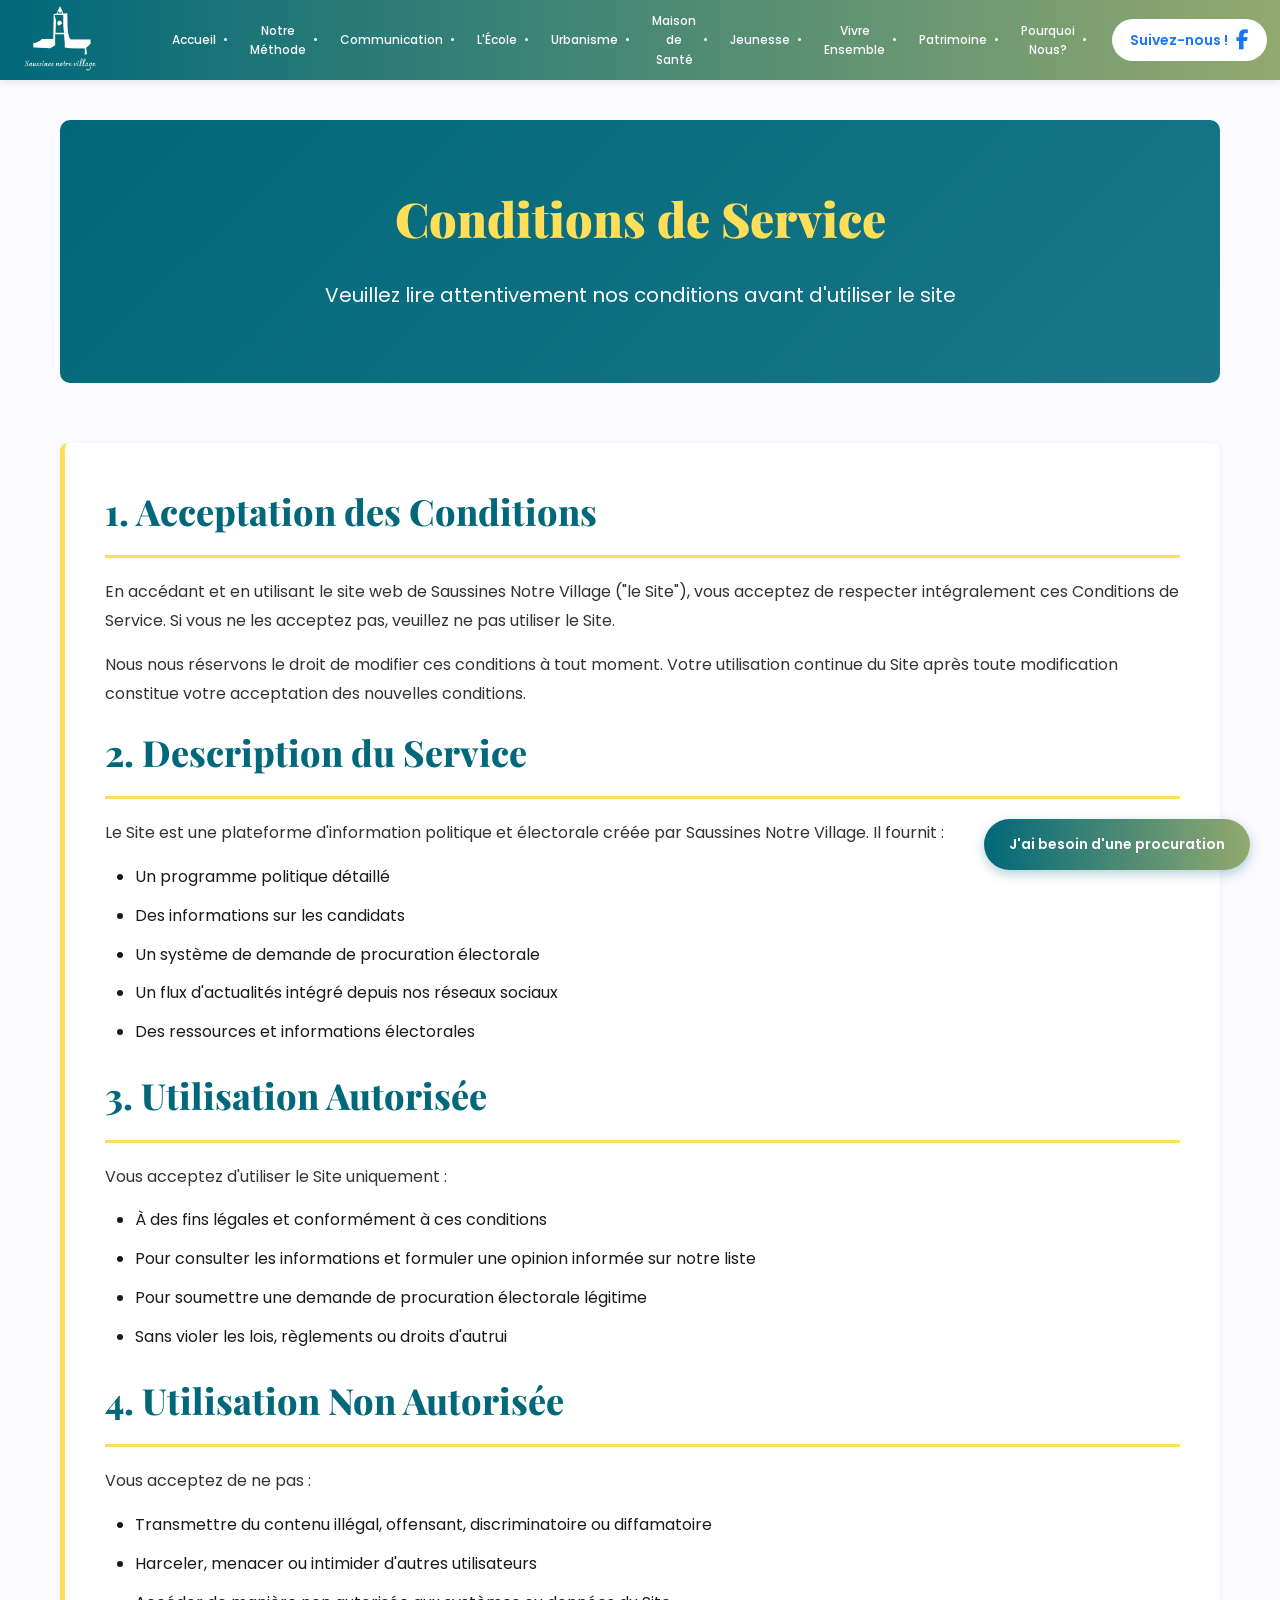
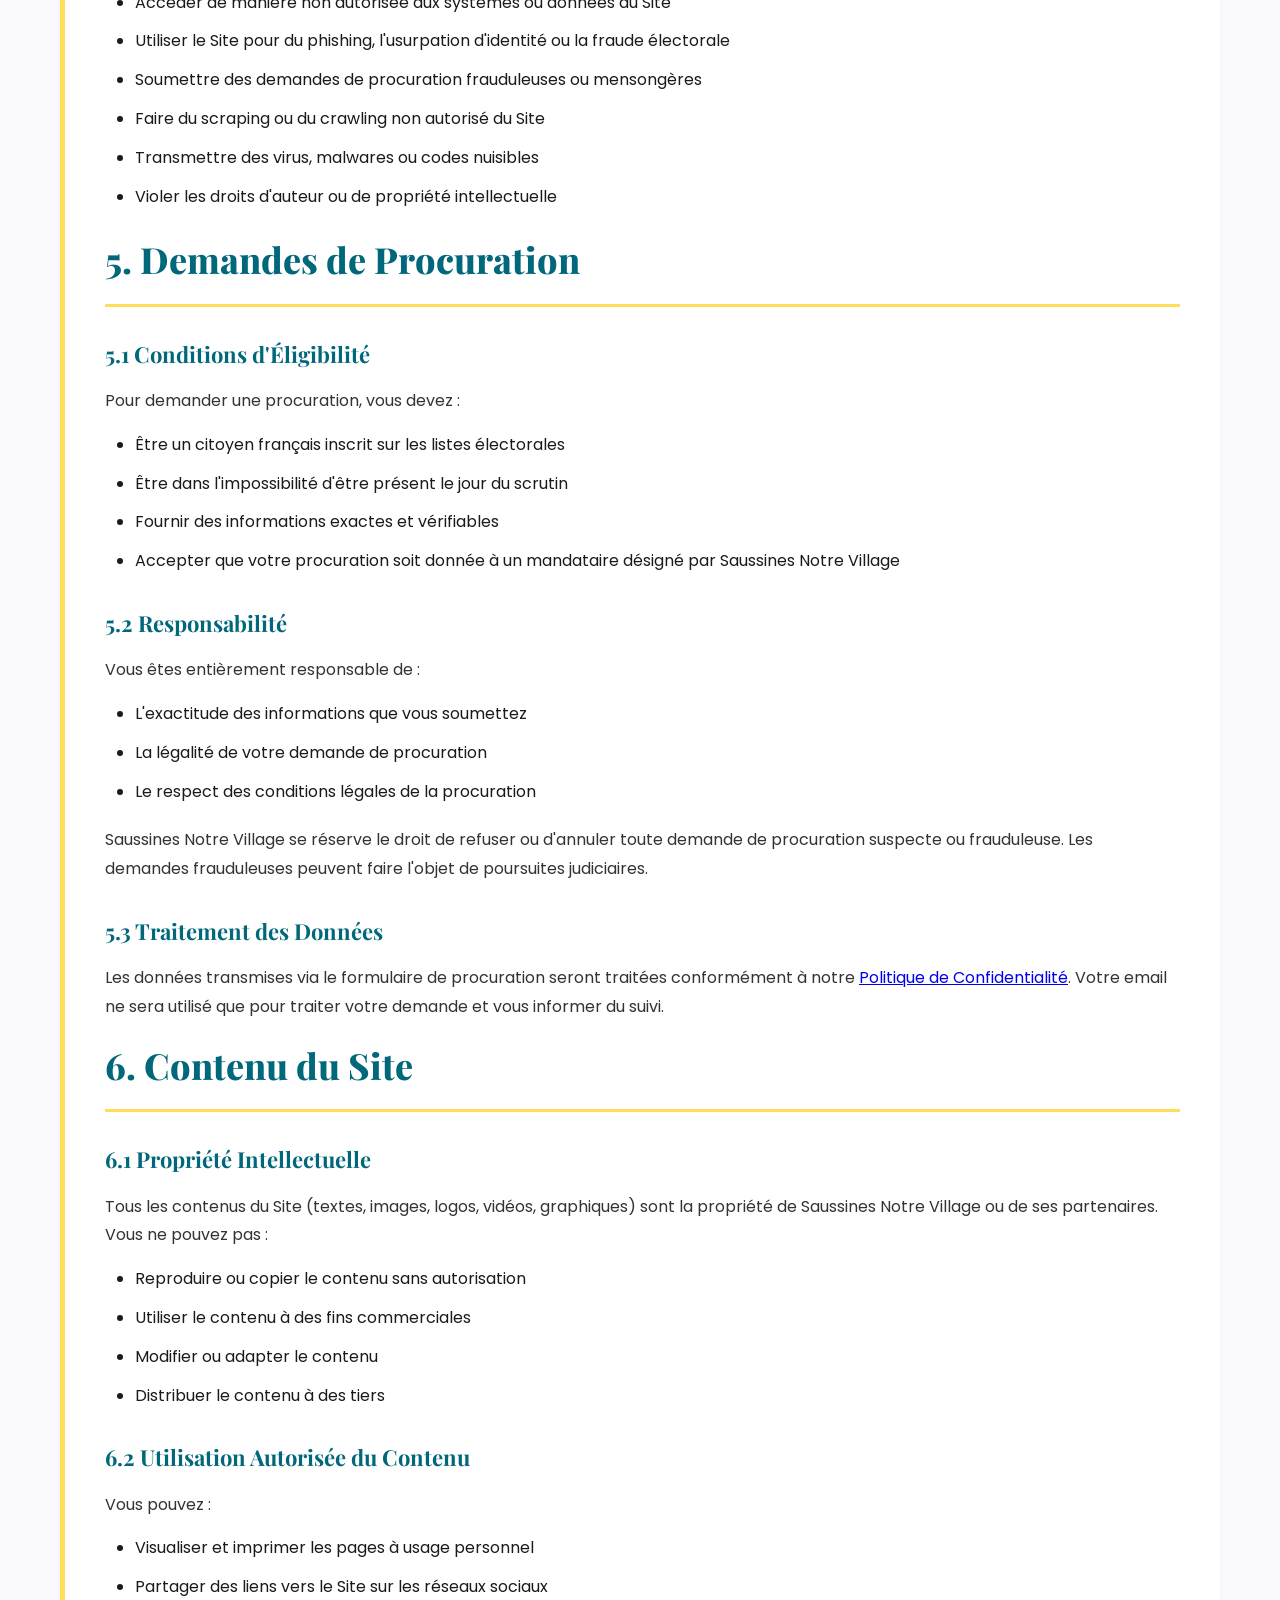
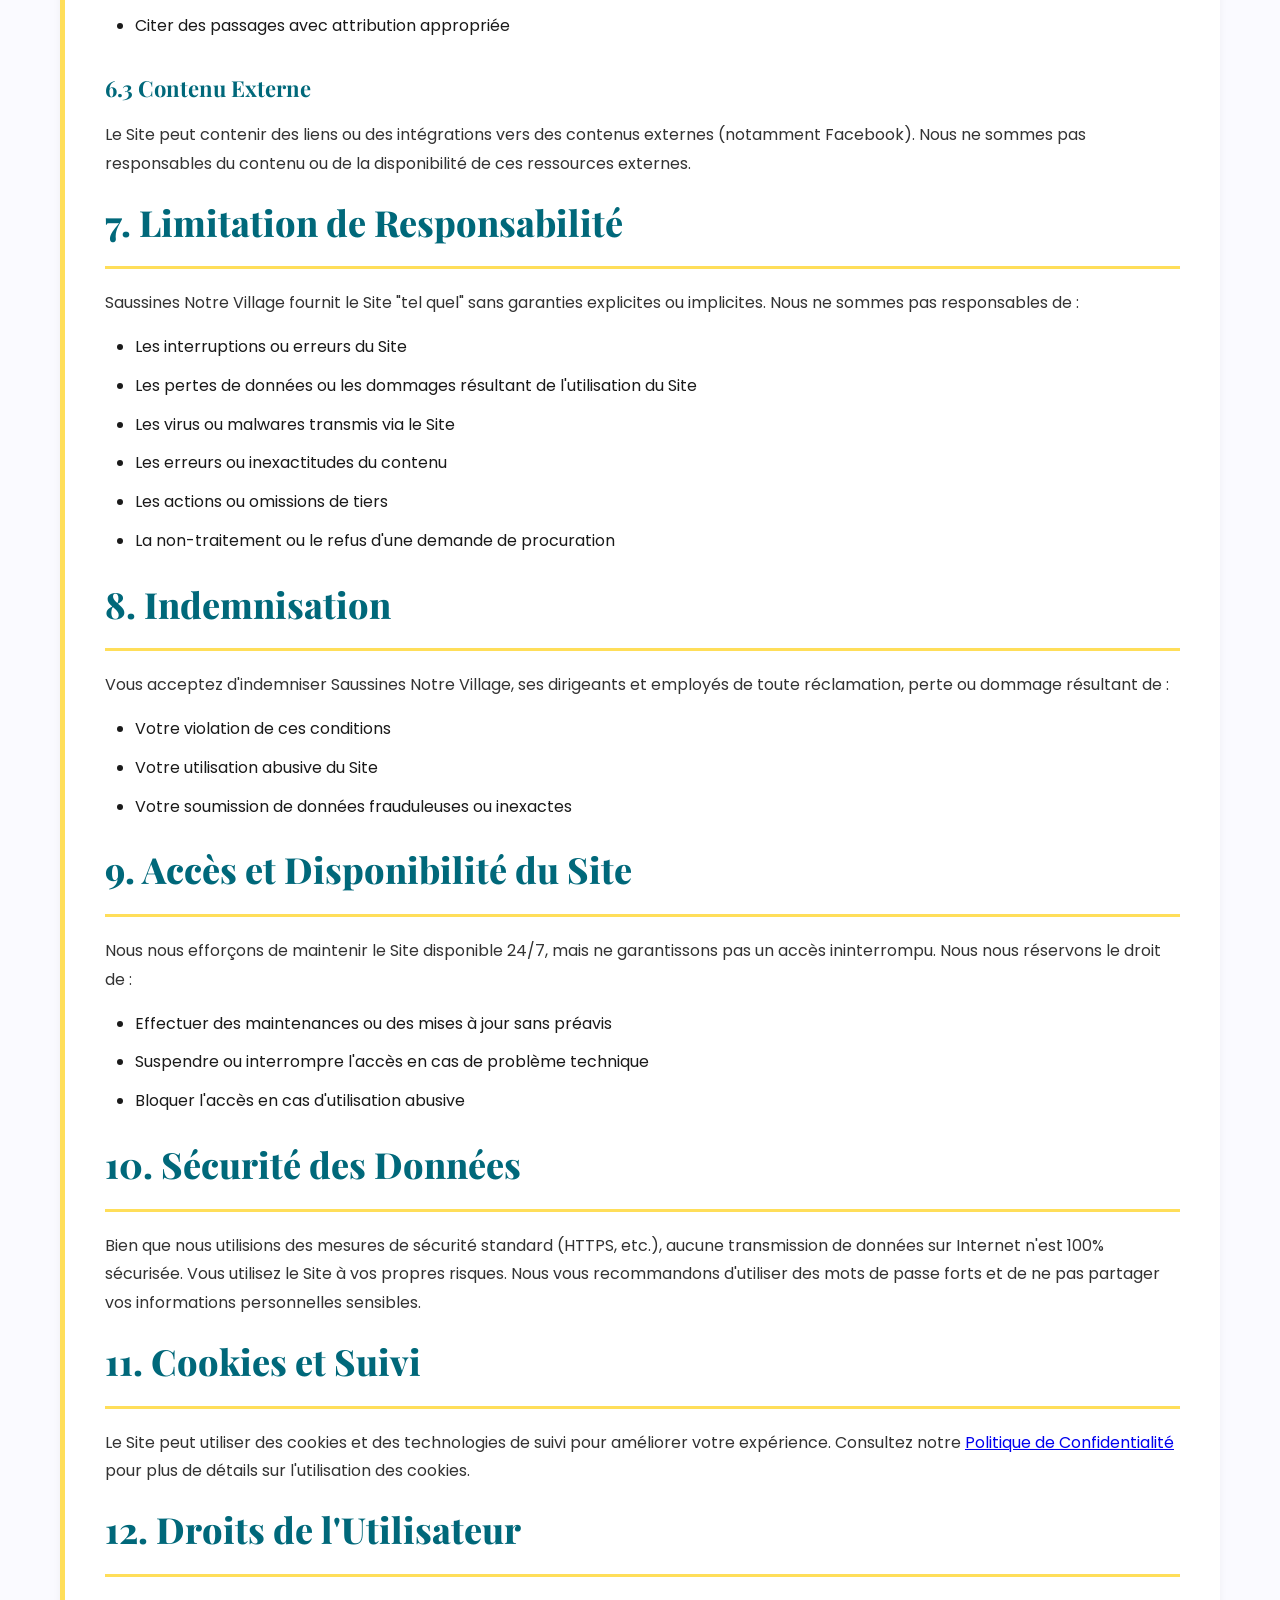
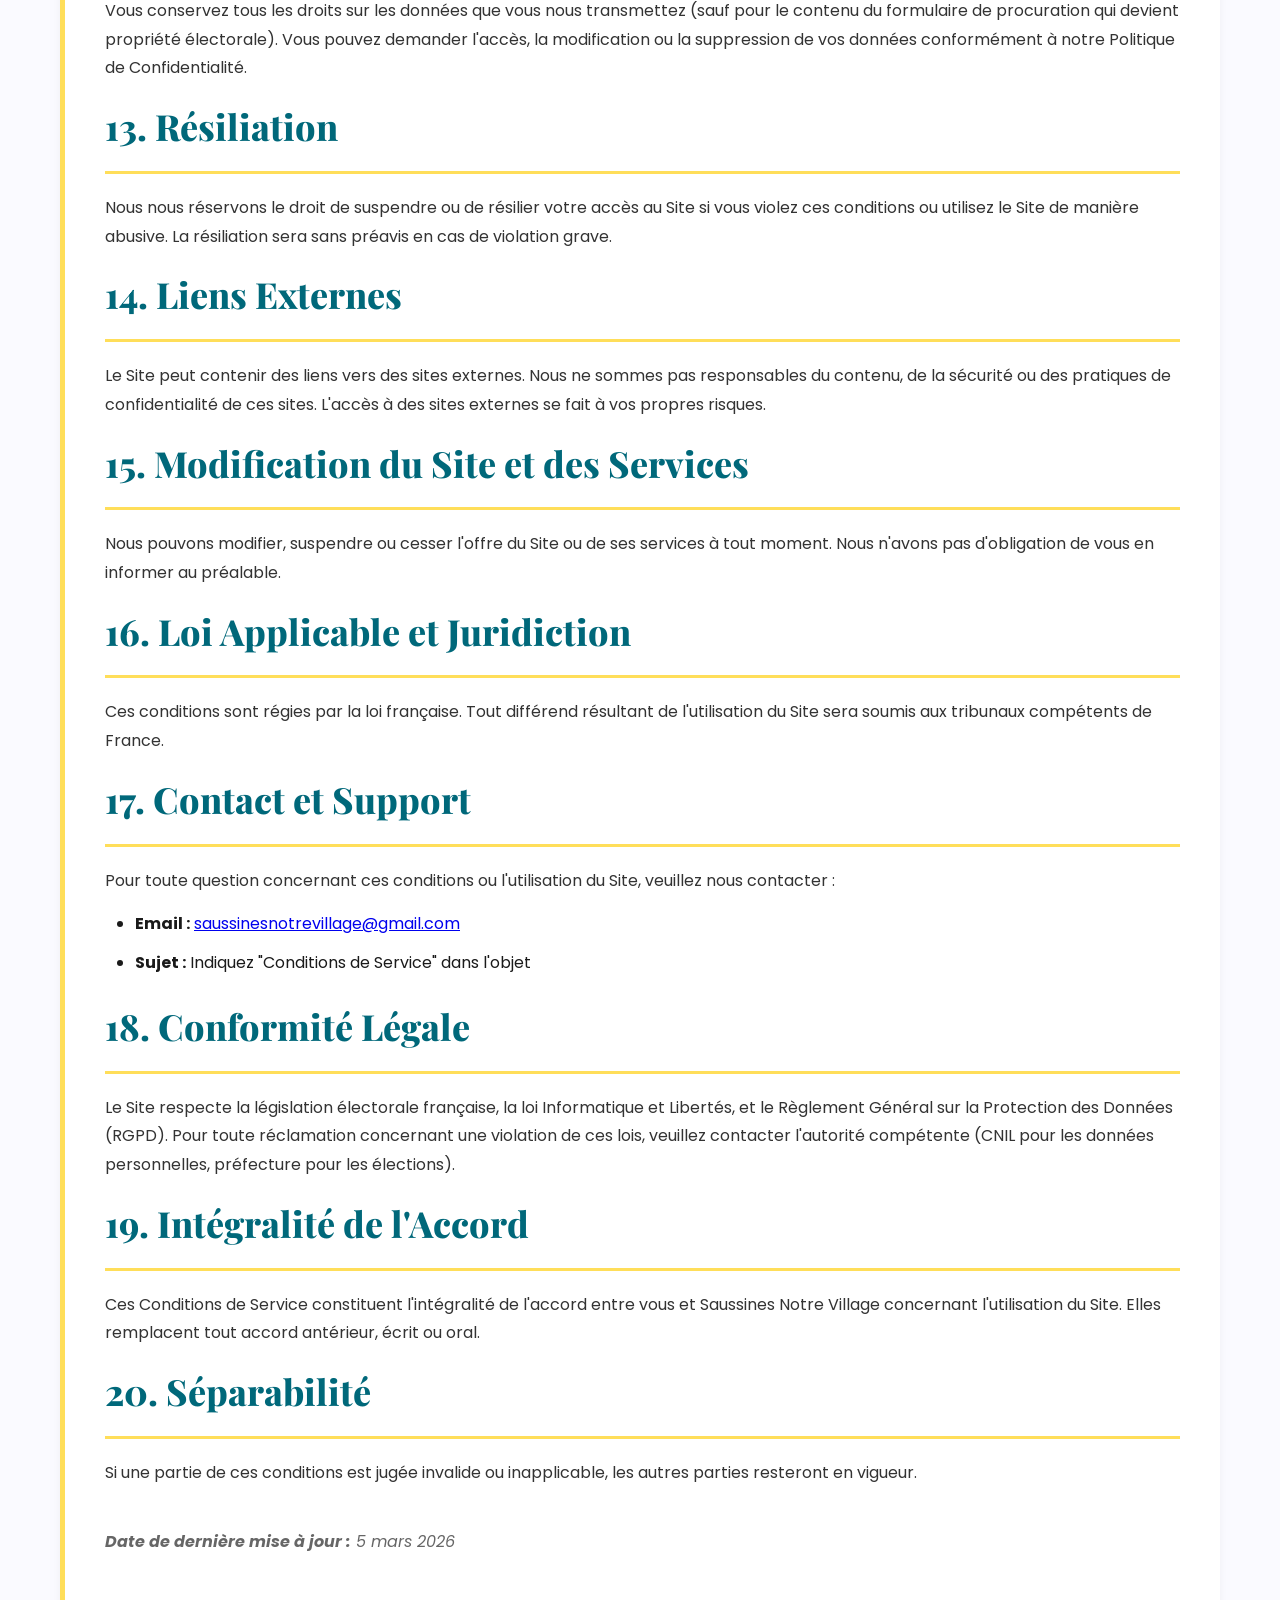
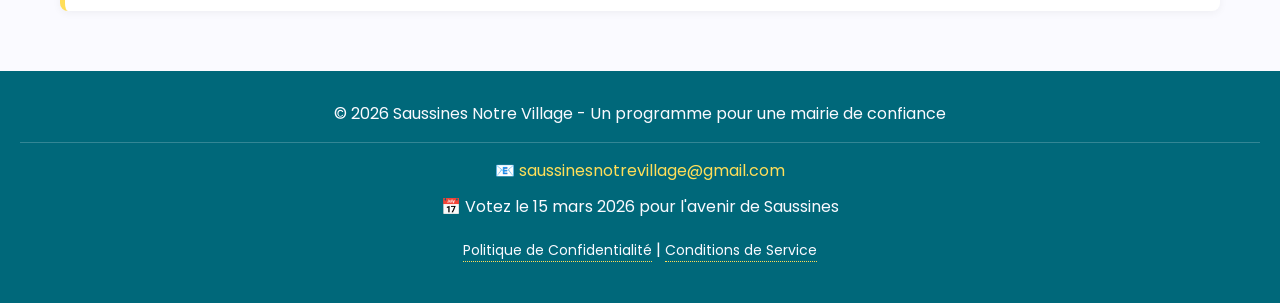
<file: conditions-service.html>
<!DOCTYPE html>
<html lang="fr">
<head>
    <meta charset="UTF-8">
    <meta name="viewport" content="width=device-width, initial-scale=1.0">
    <link rel="icon" type="image/png" href="favicon.png">
    <link rel="stylesheet" href="https://cdnjs.cloudflare.com/ajax/libs/font-awesome/6.4.0/css/all.min.css">
    <title>Conditions de Service - Saussines Notre Village</title>
    <link rel="stylesheet" href="styles.css">
</head>
<body>
    <header>
        <div class="header-container">
            <a href="index.html" class="logo"><img src="icon-transparent-blanc.png" alt="Saussines Notre Village" class="logo-img"></a>
            <button class="burger-menu" id="burgerMenu">
                <span></span>
                <span></span>
                <span></span>
            </button>
            <nav id="navMenu">
                <a href="index.html">Accueil</a>
                <a href="methode.html">Notre Méthode</a>
                <a href="communication.html">Communication</a>
                <a href="ecole.html">L'École</a>
                <a href="urbanisme.html">Urbanisme</a>
                <a href="sante.html">Maison de Santé</a>
                <a href="jeunesse.html">Jeunesse</a>
                <a href="vivre-ensemble.html">Vivre Ensemble</a>
                <a href="patrimoine.html">Patrimoine</a>
                <a href="pourquoi-nous.html">Pourquoi Nous?</a>                
                <a href="https://www.facebook.com/people/Saussines-notre-village/61587256763492" target="_blank" rel="noopener noreferrer" class="facebook-button" title="Suivez-nous sur Facebook"><span>Suivez-nous !</span> <i class="fab fa-facebook-f"></i></a>   
            </nav>
        </div>
    </header>

    <main>
        <section class="hero">
            <h1>Conditions de Service</h1>
            <p>Veuillez lire attentivement nos conditions avant d'utiliser le site</p>
        </section>

        <section class="content-section">
            <h2>1. Acceptation des Conditions</h2>
            <p>En accédant et en utilisant le site web de Saussines Notre Village ("le Site"), vous acceptez de respecter intégralement ces Conditions de Service. Si vous ne les acceptez pas, veuillez ne pas utiliser le Site.</p>
            <p>Nous nous réservons le droit de modifier ces conditions à tout moment. Votre utilisation continue du Site après toute modification constitue votre acceptation des nouvelles conditions.</p>

            <h2>2. Description du Service</h2>
            <p>Le Site est une plateforme d'information politique et électorale créée par Saussines Notre Village. Il fournit :</p>
            <ul>
                <li>Un programme politique détaillé</li>
                <li>Des informations sur les candidats</li>
                <li>Un système de demande de procuration électorale</li>
                <li>Un flux d'actualités intégré depuis nos réseaux sociaux</li>
                <li>Des ressources et informations électorales</li>
            </ul>

            <h2>3. Utilisation Autorisée</h2>
            <p>Vous acceptez d'utiliser le Site uniquement :</p>
            <ul>
                <li>À des fins légales et conformément à ces conditions</li>
                <li>Pour consulter les informations et formuler une opinion informée sur notre liste</li>
                <li>Pour soumettre une demande de procuration électorale légitime</li>
                <li>Sans violer les lois, règlements ou droits d'autrui</li>
            </ul>

            <h2>4. Utilisation Non Autorisée</h2>
            <p>Vous acceptez de ne pas :</p>
            <ul>
                <li>Transmettre du contenu illégal, offensant, discriminatoire ou diffamatoire</li>
                <li>Harceler, menacer ou intimider d'autres utilisateurs</li>
                <li>Accéder de manière non autorisée aux systèmes ou données du Site</li>
                <li>Utiliser le Site pour du phishing, l'usurpation d'identité ou la fraude électorale</li>
                <li>Soumettre des demandes de procuration frauduleuses ou mensongères</li>
                <li>Faire du scraping ou du crawling non autorisé du Site</li>
                <li>Transmettre des virus, malwares ou codes nuisibles</li>
                <li>Violer les droits d'auteur ou de propriété intellectuelle</li>
            </ul>

            <h2>5. Demandes de Procuration</h2>
            <h3>5.1 Conditions d'Éligibilité</h3>
            <p>Pour demander une procuration, vous devez :</p>
            <ul>
                <li>Être un citoyen français inscrit sur les listes électorales</li>
                <li>Être dans l'impossibilité d'être présent le jour du scrutin</li>
                <li>Fournir des informations exactes et vérifiables</li>
                <li>Accepter que votre procuration soit donnée à un mandataire désigné par Saussines Notre Village</li>
            </ul>

            <h3>5.2 Responsabilité</h3>
            <p>Vous êtes entièrement responsable de :</p>
            <ul>
                <li>L'exactitude des informations que vous soumettez</li>
                <li>La légalité de votre demande de procuration</li>
                <li>Le respect des conditions légales de la procuration</li>
            </ul>
            <p>Saussines Notre Village se réserve le droit de refuser ou d'annuler toute demande de procuration suspecte ou frauduleuse. Les demandes frauduleuses peuvent faire l'objet de poursuites judiciaires.</p>

            <h3>5.3 Traitement des Données</h3>
            <p>Les données transmises via le formulaire de procuration seront traitées conformément à notre <a href="politique-confidentialite.html">Politique de Confidentialité</a>. Votre email ne sera utilisé que pour traiter votre demande et vous informer du suivi.</p>

            <h2>6. Contenu du Site</h2>
            <h3>6.1 Propriété Intellectuelle</h3>
            <p>Tous les contenus du Site (textes, images, logos, vidéos, graphiques) sont la propriété de Saussines Notre Village ou de ses partenaires. Vous ne pouvez pas :</p>
            <ul>
                <li>Reproduire ou copier le contenu sans autorisation</li>
                <li>Utiliser le contenu à des fins commerciales</li>
                <li>Modifier ou adapter le contenu</li>
                <li>Distribuer le contenu à des tiers</li>
            </ul>

            <h3>6.2 Utilisation Autorisée du Contenu</h3>
            <p>Vous pouvez :</p>
            <ul>
                <li>Visualiser et imprimer les pages à usage personnel</li>
                <li>Partager des liens vers le Site sur les réseaux sociaux</li>
                <li>Citer des passages avec attribution appropriée</li>
            </ul>

            <h3>6.3 Contenu Externe</h3>
            <p>Le Site peut contenir des liens ou des intégrations vers des contenus externes (notamment Facebook). Nous ne sommes pas responsables du contenu ou de la disponibilité de ces ressources externes.</p>

            <h2>7. Limitation de Responsabilité</h2>
            <p>Saussines Notre Village fournit le Site "tel quel" sans garanties explicites ou implicites. Nous ne sommes pas responsables de :</p>
            <ul>
                <li>Les interruptions ou erreurs du Site</li>
                <li>Les pertes de données ou les dommages résultant de l'utilisation du Site</li>
                <li>Les virus ou malwares transmis via le Site</li>
                <li>Les erreurs ou inexactitudes du contenu</li>
                <li>Les actions ou omissions de tiers</li>
                <li>La non-traitement ou le refus d'une demande de procuration</li>
            </ul>

            <h2>8. Indemnisation</h2>
            <p>Vous acceptez d'indemniser Saussines Notre Village, ses dirigeants et employés de toute réclamation, perte ou dommage résultant de :</p>
            <ul>
                <li>Votre violation de ces conditions</li>
                <li>Votre utilisation abusive du Site</li>
                <li>Votre soumission de données frauduleuses ou inexactes</li>
            </ul>

            <h2>9. Accès et Disponibilité du Site</h2>
            <p>Nous nous efforçons de maintenir le Site disponible 24/7, mais ne garantissons pas un accès ininterrompu. Nous nous réservons le droit de :</p>
            <ul>
                <li>Effectuer des maintenances ou des mises à jour sans préavis</li>
                <li>Suspendre ou interrompre l'accès en cas de problème technique</li>
                <li>Bloquer l'accès en cas d'utilisation abusive</li>
            </ul>

            <h2>10. Sécurité des Données</h2>
            <p>Bien que nous utilisions des mesures de sécurité standard (HTTPS, etc.), aucune transmission de données sur Internet n'est 100% sécurisée. Vous utilisez le Site à vos propres risques. Nous vous recommandons d'utiliser des mots de passe forts et de ne pas partager vos informations personnelles sensibles.</p>

            <h2>11. Cookies et Suivi</h2>
            <p>Le Site peut utiliser des cookies et des technologies de suivi pour améliorer votre expérience. Consultez notre <a href="politique-confidentialite.html">Politique de Confidentialité</a> pour plus de détails sur l'utilisation des cookies.</p>

            <h2>12. Droits de l'Utilisateur</h2>
            <p>Vous conservez tous les droits sur les données que vous nous transmettez (sauf pour le contenu du formulaire de procuration qui devient propriété électorale). Vous pouvez demander l'accès, la modification ou la suppression de vos données conformément à notre Politique de Confidentialité.</p>

            <h2>13. Résiliation</h2>
            <p>Nous nous réservons le droit de suspendre ou de résilier votre accès au Site si vous violez ces conditions ou utilisez le Site de manière abusive. La résiliation sera sans préavis en cas de violation grave.</p>

            <h2>14. Liens Externes</h2>
            <p>Le Site peut contenir des liens vers des sites externes. Nous ne sommes pas responsables du contenu, de la sécurité ou des pratiques de confidentialité de ces sites. L'accès à des sites externes se fait à vos propres risques.</p>

            <h2>15. Modification du Site et des Services</h2>
            <p>Nous pouvons modifier, suspendre ou cesser l'offre du Site ou de ses services à tout moment. Nous n'avons pas d'obligation de vous en informer au préalable.</p>

            <h2>16. Loi Applicable et Juridiction</h2>
            <p>Ces conditions sont régies par la loi française. Tout différend résultant de l'utilisation du Site sera soumis aux tribunaux compétents de France.</p>

            <h2>17. Contact et Support</h2>
            <p>Pour toute question concernant ces conditions ou l'utilisation du Site, veuillez nous contacter :</p>
            <ul>
                <li><strong>Email :</strong> <a href="mailto:saussinesnotrevillage@gmail.com">saussinesnotrevillage@gmail.com</a></li>
                <li><strong>Sujet :</strong> Indiquez "Conditions de Service" dans l'objet</li>
            </ul>

            <h2>18. Conformité Légale</h2>
            <p>Le Site respecte la législation électorale française, la loi Informatique et Libertés, et le Règlement Général sur la Protection des Données (RGPD). Pour toute réclamation concernant une violation de ces lois, veuillez contacter l'autorité compétente (CNIL pour les données personnelles, préfecture pour les élections).</p>

            <h2>19. Intégralité de l'Accord</h2>
            <p>Ces Conditions de Service constituent l'intégralité de l'accord entre vous et Saussines Notre Village concernant l'utilisation du Site. Elles remplacent tout accord antérieur, écrit ou oral.</p>

            <h2>20. Séparabilité</h2>
            <p>Si une partie de ces conditions est jugée invalide ou inapplicable, les autres parties resteront en vigueur.</p>

            <p style="margin-top: 40px; font-style: italic; color: #666;">
                <strong>Date de dernière mise à jour :</strong> 5 mars 2026
            </p>
        </section>
    </main>

    <footer>
        <p>&copy; 2026 Saussines Notre Village - Un programme pour une mairie de confiance</p>
        <div class="footer-contact">
            <p>📧 <a href="mailto:saussinesnotrevillage@gmail.com">saussinesnotrevillage@gmail.com</a></p>
            <p>📅 Votez le 15 mars 2026 pour l'avenir de Saussines</p>
            <p><a href="politique-confidentialite.html" class="footer-link">Politique de Confidentialité</a> | <a href="conditions-service.html" class="footer-link">Conditions de Service</a></p>
        </div>
    </footer>

    <button class="floating-button" id="procurationButton">J'ai besoin d'une procuration</button>

    <!-- Popup Procuration Modal -->
    <div id="procurationModal" class="modal">
        <div class="modal-content">
            <button class="close-modal">&times;</button>
            <h2>Demande de Procuration</h2>
            
            <p class="modal-intro">Vous n'êtes pas disponible le jour de l'élection ? L'un de nos volontaires peut porter votre voix.</p>
            
            <p>Pour cela, envoyez-nous un mail à <a href="mailto:saussinesnotrevillage@gmail.com" class="email-link">saussinesnotrevillage@gmail.com</a> avec les indications suivantes :</p>
            
            <div class="modal-section">
                <h3>Vos informations</h3>
                <ul>
                    <li>Vos prénoms tels qu'indiqués sur votre pièce d'identité</li>
                    <li>Votre nom de naissance</li>
                    <li>Votre numéro de téléphone</li>
                </ul>
            </div>
            
            <div class="modal-section">
                <h3>Votre demande</h3>
                <ul>
                    <li>Votre numéro d'électeur (Le numéro national d'électeur contient jusqu'à 9 chiffres et est présent sur la carte électorale. Il peut également être retrouvé sur le service Interroger sa situation électorale)</li>
                    <li>Votre date de naissance</li>
                    <li>Votre sexe</li>
                    <li>Votre adresse postale électorale</li>
                </ul>
            </div>
        </div>
    </div>

    <script>
        // Burger menu toggle
        const burgerMenu = document.getElementById('burgerMenu');
        const navMenu = document.getElementById('navMenu');

        burgerMenu.addEventListener('click', () => {
            burgerMenu.classList.toggle('active');
            navMenu.classList.toggle('active');
        });

        // Close menu when a link is clicked
        const navLinks = navMenu.querySelectorAll('a');
        navLinks.forEach(link => {
            link.addEventListener('click', () => {
                burgerMenu.classList.remove('active');
                navMenu.classList.remove('active');
            });
        });

        // Procuration modal
        const procurationButton = document.getElementById('procurationButton');
        const procurationModal = document.getElementById('procurationModal');
        const closeModal = document.querySelector('.close-modal');

        procurationButton.addEventListener('click', () => {
            procurationModal.style.display = 'block';
        });

        closeModal.addEventListener('click', () => {
            procurationModal.style.display = 'none';
        });

        window.addEventListener('click', (event) => {
            if (event.target === procurationModal) {
                procurationModal.style.display = 'none';
            }
        });
    </script>
</body>
</html>
</file>
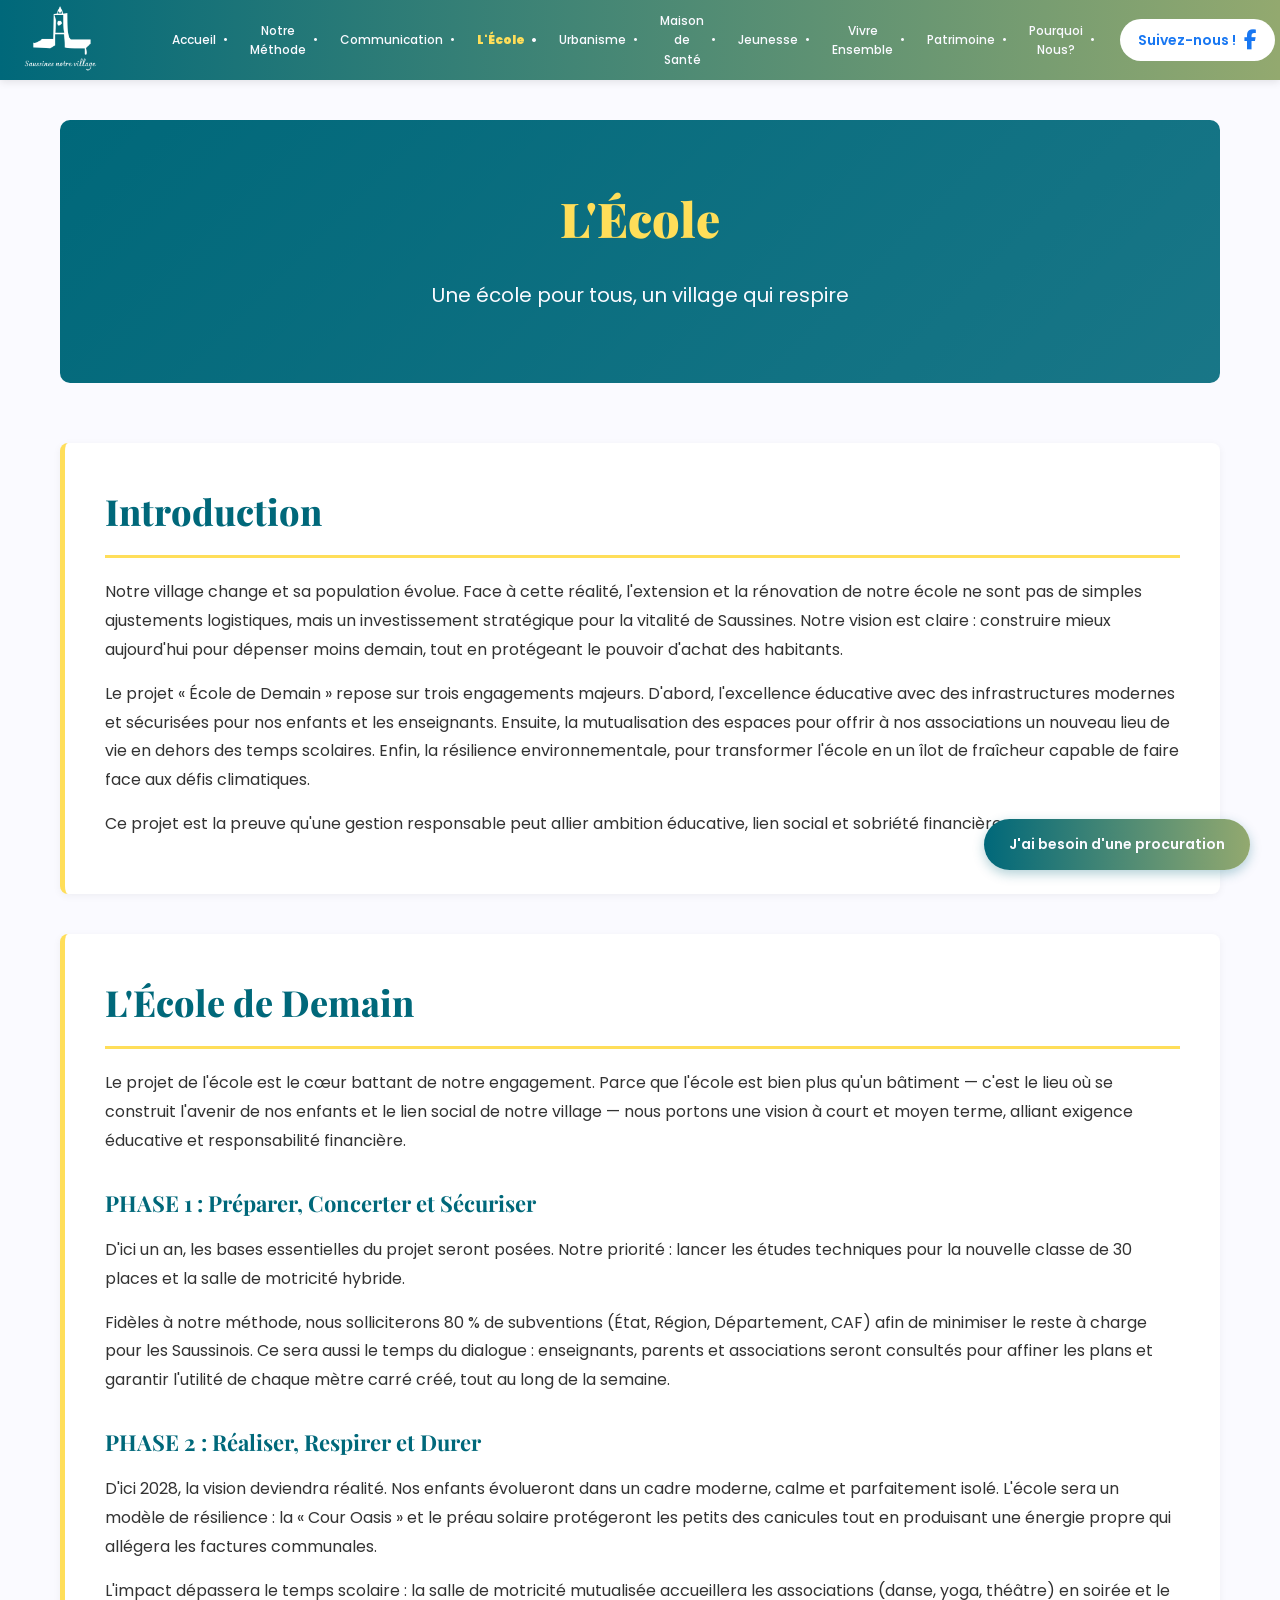
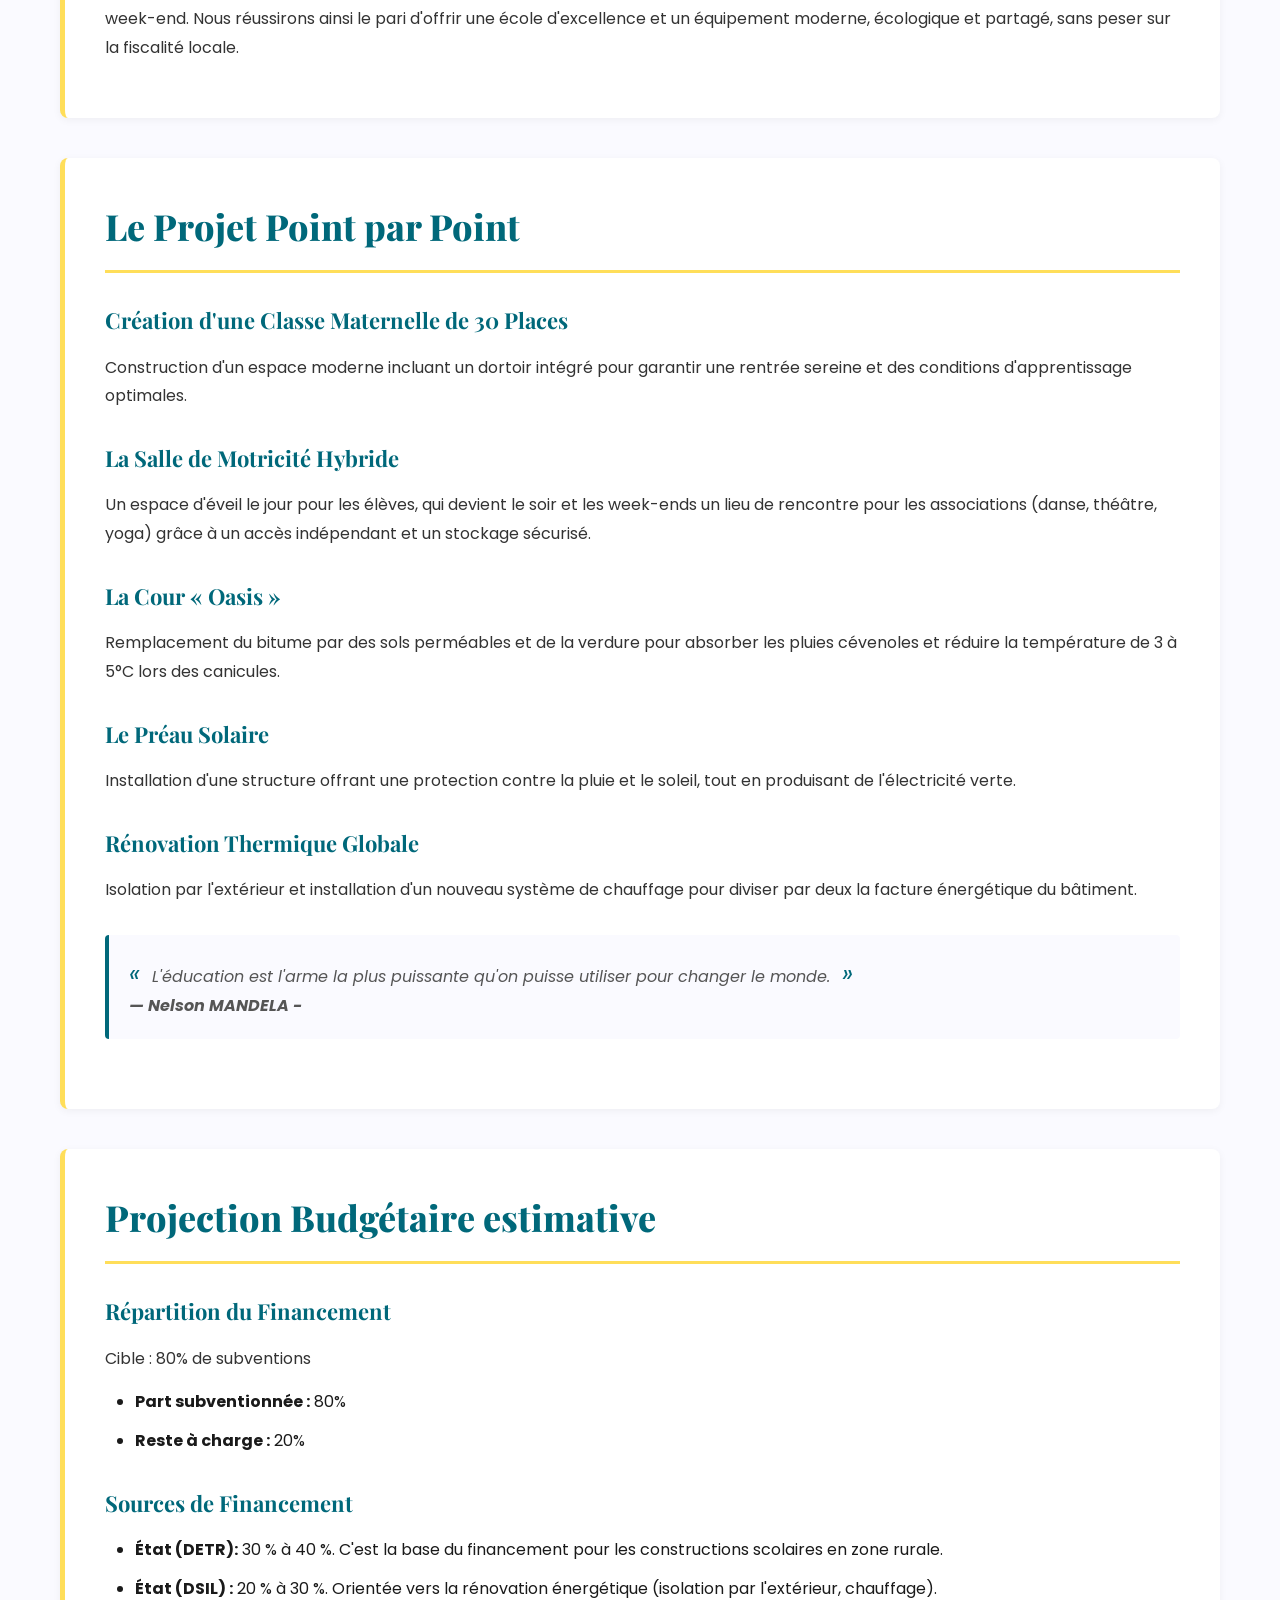
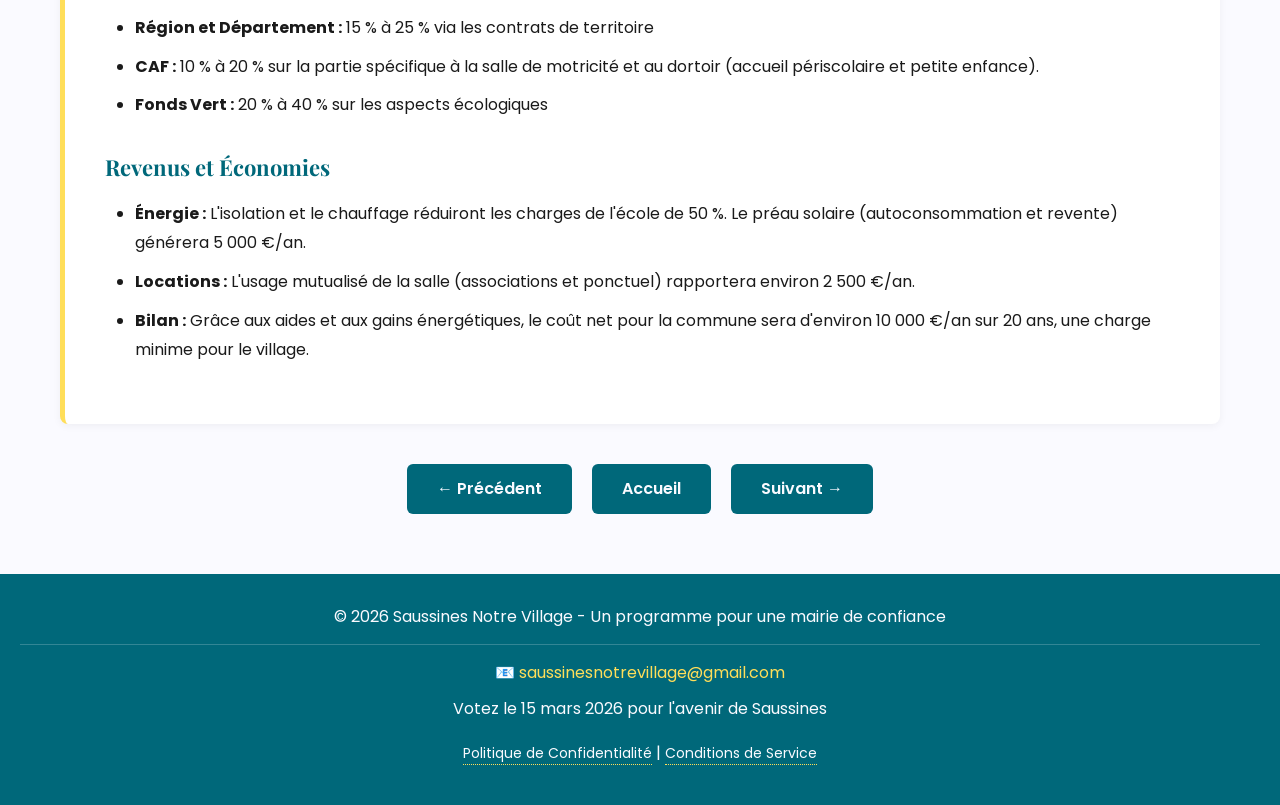
<file: ecole.html>
<!DOCTYPE html>
<html lang="fr">
<head>
    <meta charset="UTF-8">
    <meta name="viewport" content="width=device-width, initial-scale=1.0">
    <link rel="icon" type="image/png" href="favicon.png">
    <link rel="stylesheet" href="https://cdnjs.cloudflare.com/ajax/libs/font-awesome/6.4.0/css/all.min.css">
    <title>L'École - Saussines Notre Village</title>
    <link rel="stylesheet" href="styles.css">
</head>
<body>
    <header>
        <div class="header-container">
            <a href="index.html" class="logo"><img src="icon-transparent-blanc.png" alt="Saussines Notre Village" class="logo-img"></a>
            <button class="burger-menu" id="burgerMenu">
                <span></span>
                <span></span>
                <span></span>
            </button>
            <nav id="navMenu">
                <a href="index.html">Accueil</a>
                <a href="methode.html">Notre Méthode</a>
                <a href="communication.html">Communication</a>
                <a href="ecole.html" class="active">L'École</a>
                <a href="urbanisme.html">Urbanisme</a>
                <a href="sante.html">Maison de Santé</a>
                <a href="jeunesse.html">Jeunesse</a>
                <a href="vivre-ensemble.html">Vivre Ensemble</a>
                <a href="patrimoine.html">Patrimoine</a>
                <a href="pourquoi-nous.html">Pourquoi Nous?</a>                
                <a href="https://www.facebook.com/people/Saussines-notre-village/61587256763492" target="_blank" rel="noopener noreferrer" class="facebook-button" title="Suivez-nous sur Facebook"><span>Suivez-nous !</span> <i class="fab fa-facebook-f"></i></a>   
            </nav>
        </div>
    </header>

    <main>
        <section class="hero">
            <h1>L'École</h1>
            <p>Une école pour tous, un village qui respire</p>
        </section>

        <section class="content-section">
            <h2>Introduction</h2>
            <p>
                Notre village change et sa population évolue. Face à cette réalité, l'extension et la rénovation de notre école 
                ne sont pas de simples ajustements logistiques, mais un investissement stratégique pour la vitalité de Saussines. 
                Notre vision est claire : construire mieux aujourd'hui pour dépenser moins demain, tout en protégeant le pouvoir 
                d'achat des habitants.
            </p>
            <p>
                Le projet « École de Demain » repose sur trois engagements majeurs. D'abord, l'excellence éducative avec des 
                infrastructures modernes et sécurisées pour nos enfants et les enseignants. Ensuite, la mutualisation des espaces 
                pour offrir à nos associations un nouveau lieu de vie en dehors des temps scolaires. Enfin, la résilience environnementale, 
                pour transformer l'école en un îlot de fraîcheur capable de faire face aux défis climatiques.
            </p>
            <p>
                Ce projet est la preuve qu'une gestion responsable peut allier ambition éducative, lien social et sobriété financière.
            </p>
        </section>

        <section class="content-section">
            <h2>L'École de Demain</h2>
            <p>
                Le projet de l'école est le cœur battant de notre engagement. Parce que l'école est bien plus qu'un bâtiment — 
                c'est le lieu où se construit l'avenir de nos enfants et le lien social de notre village — nous portons une vision 
                à court et moyen terme, alliant exigence éducative et responsabilité financière.
            </p>

            <h3>PHASE 1 : Préparer, Concerter et Sécuriser</h3>
            <p>
                D'ici un an, les bases essentielles du projet seront posées. Notre priorité : lancer les études techniques pour 
                la nouvelle classe de 30 places et la salle de motricité hybride.
            </p>
            <p>
                Fidèles à notre méthode, nous solliciterons 80 % de subventions (État, Région, Département, CAF) afin de minimiser 
                le reste à charge pour les Saussinois. Ce sera aussi le temps du dialogue : enseignants, parents et associations seront 
                consultés pour affiner les plans et garantir l'utilité de chaque mètre carré créé, tout au long de la semaine.
            </p>

            <h3>PHASE 2 : Réaliser, Respirer et Durer</h3>
            <p>
                D'ici 2028, la vision deviendra réalité. Nos enfants évolueront dans un cadre moderne, calme et parfaitement isolé. 
                L'école sera un modèle de résilience : la « Cour Oasis » et le préau solaire protégeront les petits des canicules 
                tout en produisant une énergie propre qui allégera les factures communales.
            </p>
            <p>
                L'impact dépassera le temps scolaire : la salle de motricité mutualisée accueillera les associations (danse, yoga, théâtre) 
                en soirée et le week-end. Nous réussirons ainsi le pari d'offrir une école d'excellence et un équipement moderne, 
                écologique et partagé, sans peser sur la fiscalité locale.
            </p>
        </section>

        <section class="content-section">
            <h2>Le Projet Point par Point</h2>

            <h3>Création d'une Classe Maternelle de 30 Places</h3>
            <p>
                Construction d'un espace moderne incluant un dortoir intégré pour garantir une rentrée sereine et des conditions 
                d'apprentissage optimales.
            </p>

            <h3>La Salle de Motricité Hybride</h3>
            <p>
                Un espace d'éveil le jour pour les élèves, qui devient le soir et les week-ends un lieu de rencontre pour les 
                associations (danse, théâtre, yoga) grâce à un accès indépendant et un stockage sécurisé.
            </p>

            <h3>La Cour « Oasis »</h3>
            <p>
                Remplacement du bitume par des sols perméables et de la verdure pour absorber les pluies cévenoles et réduire 
                la température de 3 à 5°C lors des canicules.
            </p>

            <h3>Le Préau Solaire</h3>
            <p>
                Installation d'une structure offrant une protection contre la pluie et le soleil, tout en produisant de l'électricité verte.
            </p>

            <h3>Rénovation Thermique Globale</h3>
            <p>
                Isolation par l'extérieur et installation d'un nouveau système de chauffage pour diviser par deux la facture 
                énergétique du bâtiment.
            </p>
            <div class="quote">
                <div class="quote-content">L'éducation est l'arme la plus puissante qu'on puisse utiliser pour changer le monde.</div>
                <strong>— Nelson MANDELA -</strong>
            </div>
        </section>

        <section class="content-section">
            <h2>Projection Budgétaire estimative</h2>
            <!-- <table class="budget-table">
                <thead>
                    <tr>
                        <th>Poste de Dépense</th>
                        <th>Estimation (HT)</th>
                        <th>Détails</th>
                    </tr>
                </thead>
                <tbody>
                    <tr>
                        <td>Construction & Gros œuvre</td>
                        <td class="amount">450 000 €</td>
                        <td>Création de la classe maternelle, du dortoir et de la salle de motricité.</td>
                    </tr>
                    <tr>
                        <td>Rénovation énergétique</td>
                        <td class="amount">220 000 €</td>
                        <td>Isolation et modernisation du système de chauffage.</td>
                    </tr>
                    <tr>
                        <td>Aménagements extérieurs</td>
                        <td class="amount">180 000 €</td>
                        <td>Création de la « Cour Oasis » et installation du préau photovoltaïque.</td>
                    </tr>
                    <tr>
                        <td>Aménagements intérieurs & divers</td>
                        <td class="amount">140 000 €</td>
                        <td>Mobilier scolaire, équipements de la salle de motricité et finitions.</td>
                    </tr>
                    <tr>
                        <td>Honoraires & Études</td>
                        <td class="amount">90 000 €</td>
                        <td>Frais d'architecte, géomètre et études techniques obligatoires.</td>
                    </tr>
                    <tr>
                        <td><strong>TOTAL PROJET</strong></td>
                        <td class="amount"><strong>1 080 000 €</strong></td>
                        <td></td>
                    </tr>
                </tbody>
            </table> -->

            <h3>Répartition du Financement</h3>
            <p>
                Cible : 80% de subventions
            </p>
            <ul>
                <li><strong>Part subventionnée :</strong> 80% <!-- :</strong> 864 000 € --></li>
                <li><strong>Reste à charge :</strong> 20% <!-- :</strong> 216 000 € --></li>
            </ul>

            <h3>Sources de Financement</h3>
            <ul>
                <li><strong>État (DETR):</strong> 30 % à 40 %. C'est la base du financement pour les constructions scolaires en zone rurale.</li>
                <li><strong>État (DSIL) :</strong> 20 % à 30 %. Orientée vers la rénovation énergétique (isolation par l'extérieur, chauffage).</li>
                <li><strong>Région et Département :</strong> 15 % à 25 % via les contrats de territoire</li>
                <li><strong>CAF :</strong> 10 % à 20 % sur la partie spécifique à la salle de motricité et au dortoir (accueil périscolaire et petite enfance).</li>
                <li><strong>Fonds Vert :</strong> 20 % à 40 % sur les aspects écologiques</li>
            </ul>

            <h3>Revenus et Économies</h3>
            <ul>
                <li><strong>Énergie :</strong> L'isolation et le chauffage réduiront les charges de l'école de 50 %. Le préau solaire (autoconsommation et revente) générera 5 000 €/an.</li>
                <li><strong>Locations :</strong> L'usage mutualisé de la salle (associations et ponctuel) rapportera environ 2 500 €/an.</li>
                <li><strong>Bilan :</strong> Grâce aux aides et aux gains énergétiques, le coût net pour la commune sera d'environ 10 000 €/an sur 20 ans, une charge minime pour le village.</li>
            </ul>
        </section>

        <div class="nav-buttons">
            <a href="communication.html" class="btn btn-primary">← Précédent</a>
            <a href="index.html" class="btn btn-home">Accueil</a>
            <a href="urbanisme.html" class="btn btn-primary">Suivant →</a>
        </div>
    </main>

    <footer>
        <p>&copy; 2026 Saussines Notre Village - Un programme pour une mairie de confiance</p>
        <div class="footer-contact">
            <p>📧 <a href="mailto:saussinesnotrevillage@gmail.com">saussinesnotrevillage@gmail.com</a></p>
            <p>Votez le 15 mars 2026 pour l'avenir de Saussines</p>
            <p><a href="politique-confidentialite.html" class="footer-link">Politique de Confidentialité</a> | <a href="conditions-service.html" class="footer-link">Conditions de Service</a></p>
        </div>
    </footer>

    <button class="floating-button" id="procurationButton">J'ai besoin d'une procuration</button>

    <!-- Popup Procuration Modal -->
    <div id="procurationModal" class="modal">
        <div class="modal-content">
            <button class="close-modal">&times;</button>
            <h2>Demande de Procuration</h2>
            
            <p class="modal-intro">Vous n'êtes pas disponible le jour de l'élection ? L'un de nos volontaires peut porter votre voix.</p>
            
            <p>Pour cela, envoyez-nous un mail à <a href="mailto:saussinesnotrevillage@gmail.com" class="email-link">saussinesnotrevillage@gmail.com</a> avec les indications suivantes :</p>
            
            <div class="modal-section">
                <h3>Vos informations</h3>
                <ul>
                    <li>Vos prénoms tels qu'indiqués sur votre pièce d'identité</li>
                    <li>Votre nom de naissance</li>
                    <li>Votre numéro de téléphone</li>
                </ul>
            </div>
            
            <div class="modal-section">
                <h3>Votre demande</h3>
                <ul>
                    <li>Votre numéro d'électeur (Le numéro national d'électeur contient jusqu'à 9 chiffres et est présent sur la carte électorale. Il peut également être retrouvé sur le service Interroger sa situation électorale)</li>
                    <li>Votre date de naissance</li>
                    <li>Votre sexe</li>
                    <li>Votre adresse postale électorale</li>
                </ul>
            </div>
        </div>
    </div>

    <script>
        // Burger menu toggle
        const burgerMenu = document.getElementById('burgerMenu');
        const navMenu = document.getElementById('navMenu');

        burgerMenu.addEventListener('click', () => {
            burgerMenu.classList.toggle('active');
            navMenu.classList.toggle('active');
        });

        // Close menu when a link is clicked
        const navLinks = navMenu.querySelectorAll('a');
        navLinks.forEach(link => {
            link.addEventListener('click', () => {
                burgerMenu.classList.remove('active');
                navMenu.classList.remove('active');
            });
        });

        // Procuration modal
        const procurationButton = document.getElementById('procurationButton');
        const procurationModal = document.getElementById('procurationModal');
        const closeModal = document.querySelector('.close-modal');

        procurationButton.addEventListener('click', () => {
            procurationModal.style.display = 'block';
        });

        closeModal.addEventListener('click', () => {
            procurationModal.style.display = 'none';
        });

        window.addEventListener('click', (event) => {
            if (event.target === procurationModal) {
                procurationModal.style.display = 'none';
            }
        });
    </script>
</body>
</html>
</file>
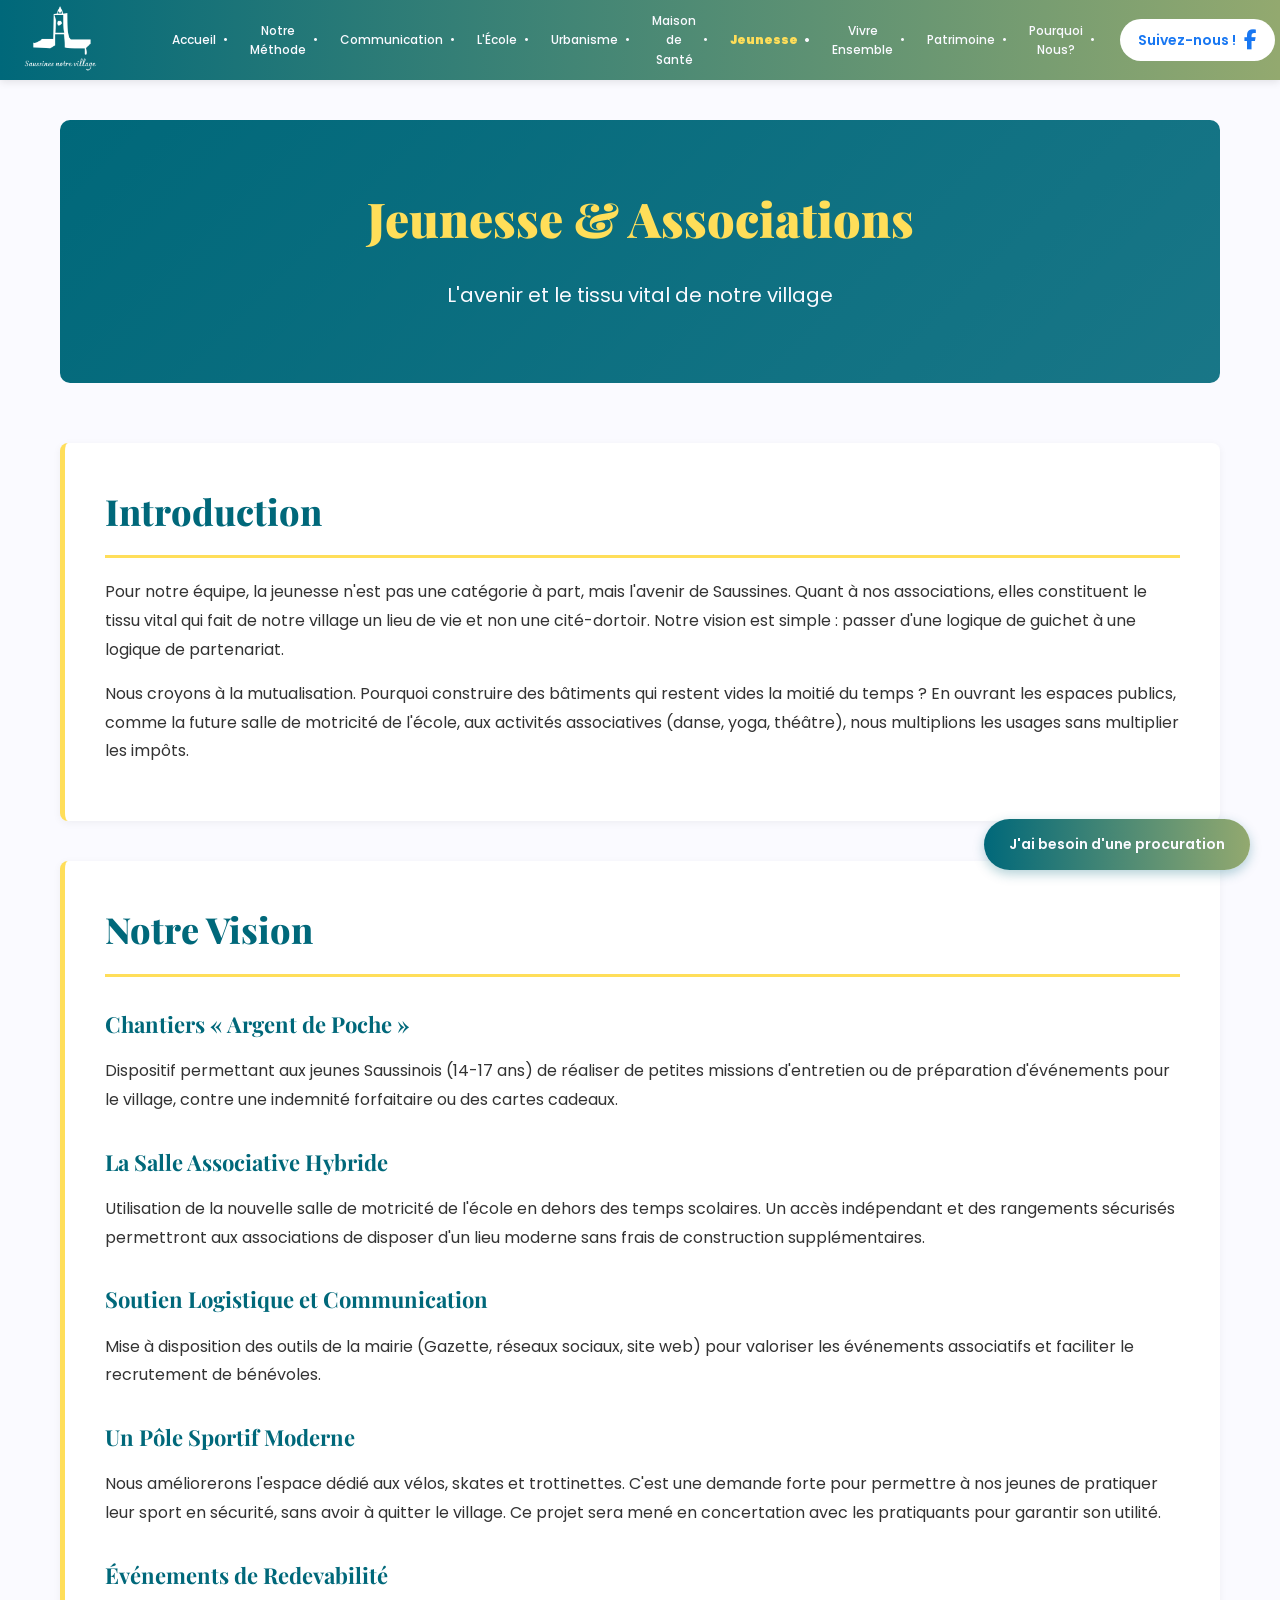
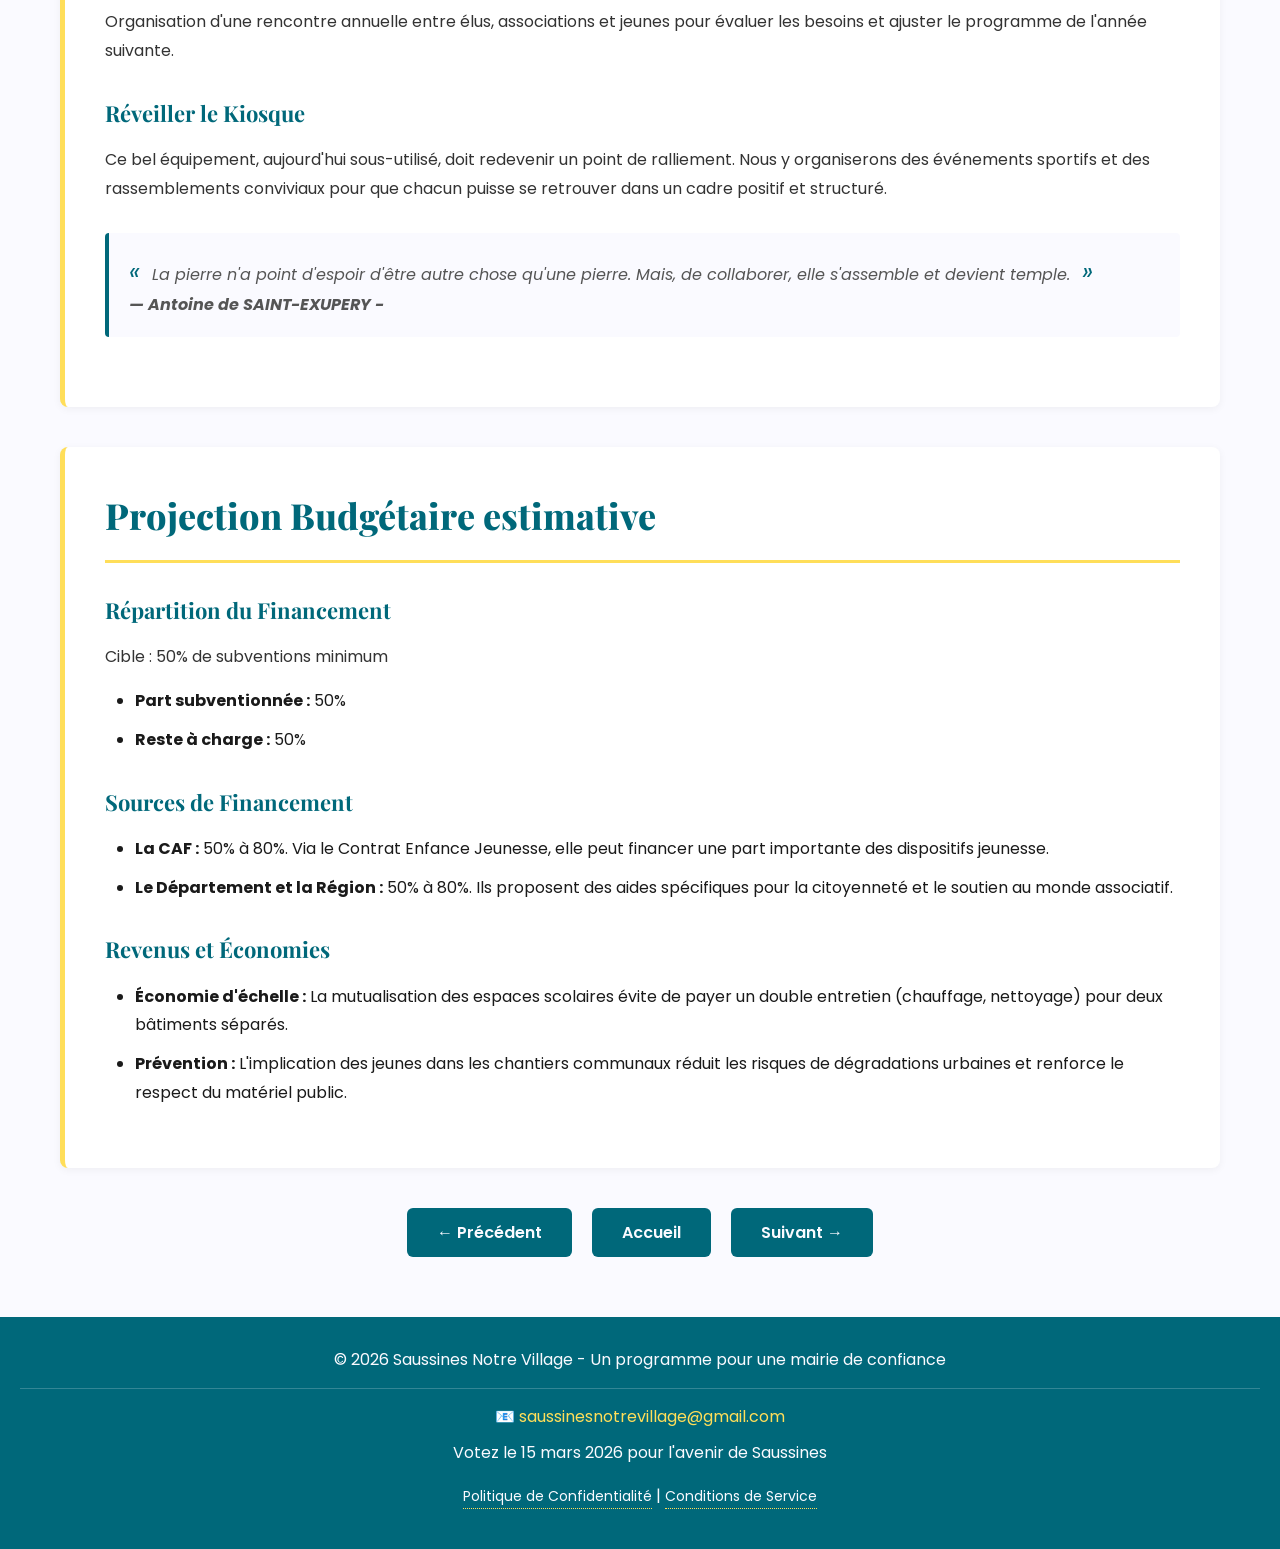
<file: jeunesse.html>
<!DOCTYPE html>
<html lang="fr">
<head>
    <meta charset="UTF-8">
    <meta name="viewport" content="width=device-width, initial-scale=1.0">
    <link rel="icon" type="image/png" href="favicon.png">
    <link rel="stylesheet" href="https://cdnjs.cloudflare.com/ajax/libs/font-awesome/6.4.0/css/all.min.css">
    <title>Jeunesse & Associations - Saussines Notre Village</title>
    <link rel="stylesheet" href="styles.css">
</head>
<body>
    <header>
        <div class="header-container">
            <a href="index.html" class="logo"><img src="icon-transparent-blanc.png" alt="Saussines Notre Village" class="logo-img"></a>
            <button class="burger-menu" id="burgerMenu">
                <span></span>
                <span></span>
                <span></span>
            </button>
            <nav id="navMenu">
                <a href="index.html">Accueil</a>
                <a href="methode.html">Notre Méthode</a>
                <a href="communication.html">Communication</a>
                <a href="ecole.html">L'École</a>
                <a href="urbanisme.html">Urbanisme</a>
                <a href="sante.html">Maison de Santé</a>
                <a href="jeunesse.html" class="active">Jeunesse</a>
                <a href="vivre-ensemble.html">Vivre Ensemble</a>
                <a href="patrimoine.html">Patrimoine</a>
                <a href="pourquoi-nous.html">Pourquoi Nous?</a>                
                <a href="https://www.facebook.com/people/Saussines-notre-village/61587256763492" target="_blank" rel="noopener noreferrer" class="facebook-button" title="Suivez-nous sur Facebook"><span>Suivez-nous !</span> <i class="fab fa-facebook-f"></i></a>   
            </nav>
        </div>
    </header>

    <main>
        <section class="hero">
            <h1>Jeunesse & Associations</h1>
            <p>L'avenir et le tissu vital de notre village</p>
        </section>

        <section class="content-section">
            <h2>Introduction</h2>
            <p>
                Pour notre équipe, la jeunesse n'est pas une catégorie à part, mais l'avenir de Saussines. Quant à nos associations, 
                elles constituent le tissu vital qui fait de notre village un lieu de vie et non une cité-dortoir. Notre vision est 
                simple : passer d'une logique de guichet à une logique de partenariat.
            </p>
            <p>
                Nous croyons à la mutualisation. Pourquoi construire des bâtiments qui restent vides la moitié du temps ? En ouvrant 
                les espaces publics, comme la future salle de motricité de l'école, aux activités associatives (danse, yoga, théâtre), 
                nous multiplions les usages sans multiplier les impôts.
            </p>
        </section>

        <section class="content-section">
            <h2>Notre Vision</h2>

            <h3>Chantiers « Argent de Poche »</h3>
            <p>
                Dispositif permettant aux jeunes Saussinois (14-17 ans) de réaliser de petites missions d'entretien ou de 
                préparation d'événements pour le village, contre une indemnité forfaitaire ou des cartes cadeaux.
            </p>

            <h3>La Salle Associative Hybride</h3>
            <p>
                Utilisation de la nouvelle salle de motricité de l'école en dehors des temps scolaires. Un accès indépendant 
                et des rangements sécurisés permettront aux associations de disposer d'un lieu moderne sans frais de construction supplémentaires.
            </p>

            <h3>Soutien Logistique et Communication</h3>
            <p>
                Mise à disposition des outils de la mairie (Gazette, réseaux sociaux, site web) pour valoriser les événements 
                associatifs et faciliter le recrutement de bénévoles.
            </p>

            <h3>Un Pôle Sportif Moderne</h3>
            <p>
                Nous améliorerons l'espace dédié aux vélos, skates et trottinettes. C'est une demande forte pour permettre à nos 
                jeunes de pratiquer leur sport en sécurité, sans avoir à quitter le village. Ce projet sera mené en concertation 
                avec les pratiquants pour garantir son utilité.
            </p>

            <h3>Événements de Redevabilité</h3>
            <p>
                Organisation d'une rencontre annuelle entre élus, associations et jeunes pour évaluer les besoins et ajuster le 
                programme de l'année suivante.
            </p>

            <h3>Réveiller le Kiosque</h3>
            <p>
                Ce bel équipement, aujourd'hui sous-utilisé, doit redevenir un point de ralliement. Nous y organiserons des 
                événements sportifs et des rassemblements conviviaux pour que chacun puisse se retrouver dans un cadre positif et structuré.
            </p>

            <div class="quote">
                <div class="quote-content">La pierre n'a point d'espoir d'être autre chose qu'une pierre. Mais, de collaborer, elle s'assemble et devient temple.</div>
                <strong>— Antoine de SAINT-EXUPERY -</strong>
            </div>
        </section>

        <section class="content-section">
            <h2>Projection Budgétaire estimative</h2>
            <!-- <table class="budget-table">
                <thead>
                    <tr>
                        <th>Poste de Dépense</th>
                        <th>Estimation (HT)</th>
                        <th>Détails</th>
                    </tr>
                </thead>
                <tbody>
                    <tr>
                        <td>Chantiers Argent de Poche</td>
                        <td class="amount">1 500 € /an</td>
                        <td>Base de 10 jeunes réalisant plusieurs missions par an.</td>
                    </tr>
                    <tr>
                        <td>Mutualisation Salle École</td>
                        <td class="amount">Inclus</td>
                        <td>Évitement de coût : économie d'un bâtiment dédié (estimée à > 200 k€).</td>
                    </tr>
                    <tr>
                        <td>Support communication (Gazette) et Aide à la vie associative</td>
                        <td class="amount">10 000 € /an</td>
                        <td>Prêt de matériel communal.</td>
                    </tr>
                    <tr>
                        <td>Permanence</td>
                        <td class="amount">Auto-financé</td>
                        <td>Réorganisation du temps de travail CCAS/Jeunesse et présence des élus.</td>
                    </tr>
                    <tr>
                        <td><strong>TOTAL ESTIMÉ (AN 1)</strong></td>
                        <td class="amount"><strong>11 500 €</strong></td>
                        <td></td>
                    </tr>
                </tbody>
            </table> -->

            <h3>Répartition du Financement</h3>
            <p>
                Cible : 50% de subventions minimum
            </p>
            <ul>
                <li><strong>Part subventionnée :</strong> 50% <!-- :</strong> 5 750 € --></li>
                <li><strong>Reste à charge :</strong> 50% <!-- :</strong> 5 750 € --></li>
            </ul>

            <h3>Sources de Financement</h3>
            <ul>
                <li><strong>La CAF :</strong> 50% à 80%. Via le Contrat Enfance Jeunesse, elle peut financer une part importante des dispositifs jeunesse.</li>
                <li><strong>Le Département et la Région :</strong> 50% à 80%. Ils proposent des aides spécifiques pour la citoyenneté et le soutien au monde associatif.</li>
            </ul>

            <h3>Revenus et Économies</h3>
            <ul>
                <li><strong>Économie d'échelle :</strong> La mutualisation des espaces scolaires évite de payer un double entretien (chauffage, nettoyage) pour deux bâtiments séparés.</li>
                <li><strong>Prévention :</strong> L'implication des jeunes dans les chantiers communaux réduit les risques de dégradations urbaines et renforce le respect du matériel public.</li>
            </ul>
        </section>

        <div class="nav-buttons">
            <a href="sante.html" class="btn btn-primary">← Précédent</a>
            <a href="index.html" class="btn btn-home">Accueil</a>
            <a href="vivre-ensemble.html" class="btn btn-primary">Suivant →</a>
        </div>
    </main>

    <footer>
        <p>&copy; 2026 Saussines Notre Village - Un programme pour une mairie de confiance</p>
        <div class="footer-contact">
            <p>📧 <a href="mailto:saussinesnotrevillage@gmail.com">saussinesnotrevillage@gmail.com</a></p>
            <p>Votez le 15 mars 2026 pour l'avenir de Saussines</p>
            <p><a href="politique-confidentialite.html" class="footer-link">Politique de Confidentialité</a> | <a href="conditions-service.html" class="footer-link">Conditions de Service</a></p>
        </div>
    </footer>

    <button class="floating-button" id="procurationButton">J'ai besoin d'une procuration</button>

    <!-- Popup Procuration Modal -->
    <div id="procurationModal" class="modal">
        <div class="modal-content">
            <button class="close-modal">&times;</button>
            <h2>Demande de Procuration</h2>
            
            <p class="modal-intro">Vous n'êtes pas disponible le jour de l'élection ? L'un de nos volontaires peut porter votre voix.</p>
            
            <p>Pour cela, envoyez-nous un mail à <a href="mailto:saussinesnotrevillage@gmail.com" class="email-link">saussinesnotrevillage@gmail.com</a> avec les indications suivantes :</p>
            
            <div class="modal-section">
                <h3>Vos informations</h3>
                <ul>
                    <li>Vos prénoms tels qu'indiqués sur votre pièce d'identité</li>
                    <li>Votre nom de naissance</li>
                    <li>Votre numéro de téléphone</li>
                </ul>
            </div>
            
            <div class="modal-section">
                <h3>Votre demande</h3>
                <ul>
                    <li>Votre numéro d'électeur (Le numéro national d'électeur contient jusqu'à 9 chiffres et est présent sur la carte électorale. Il peut également être retrouvé sur le service Interroger sa situation électorale)</li>
                    <li>Votre date de naissance</li>
                    <li>Votre sexe</li>
                    <li>Votre adresse postale électorale</li>
                </ul>
            </div>
        </div>
    </div>

    <script>
        // Burger menu toggle
        const burgerMenu = document.getElementById('burgerMenu');
        const navMenu = document.getElementById('navMenu');

        burgerMenu.addEventListener('click', () => {
            burgerMenu.classList.toggle('active');
            navMenu.classList.toggle('active');
        });

        // Close menu when a link is clicked
        const navLinks = navMenu.querySelectorAll('a');
        navLinks.forEach(link => {
            link.addEventListener('click', () => {
                burgerMenu.classList.remove('active');
                navMenu.classList.remove('active');
            });
        });

        // Procuration modal
        const procurationButton = document.getElementById('procurationButton');
        const procurationModal = document.getElementById('procurationModal');
        const closeModal = document.querySelector('.close-modal');

        procurationButton.addEventListener('click', () => {
            procurationModal.style.display = 'block';
        });

        closeModal.addEventListener('click', () => {
            procurationModal.style.display = 'none';
        });

        window.addEventListener('click', (event) => {
            if (event.target === procurationModal) {
                procurationModal.style.display = 'none';
            }
        });
    </script>
</body>
</html>
</file>
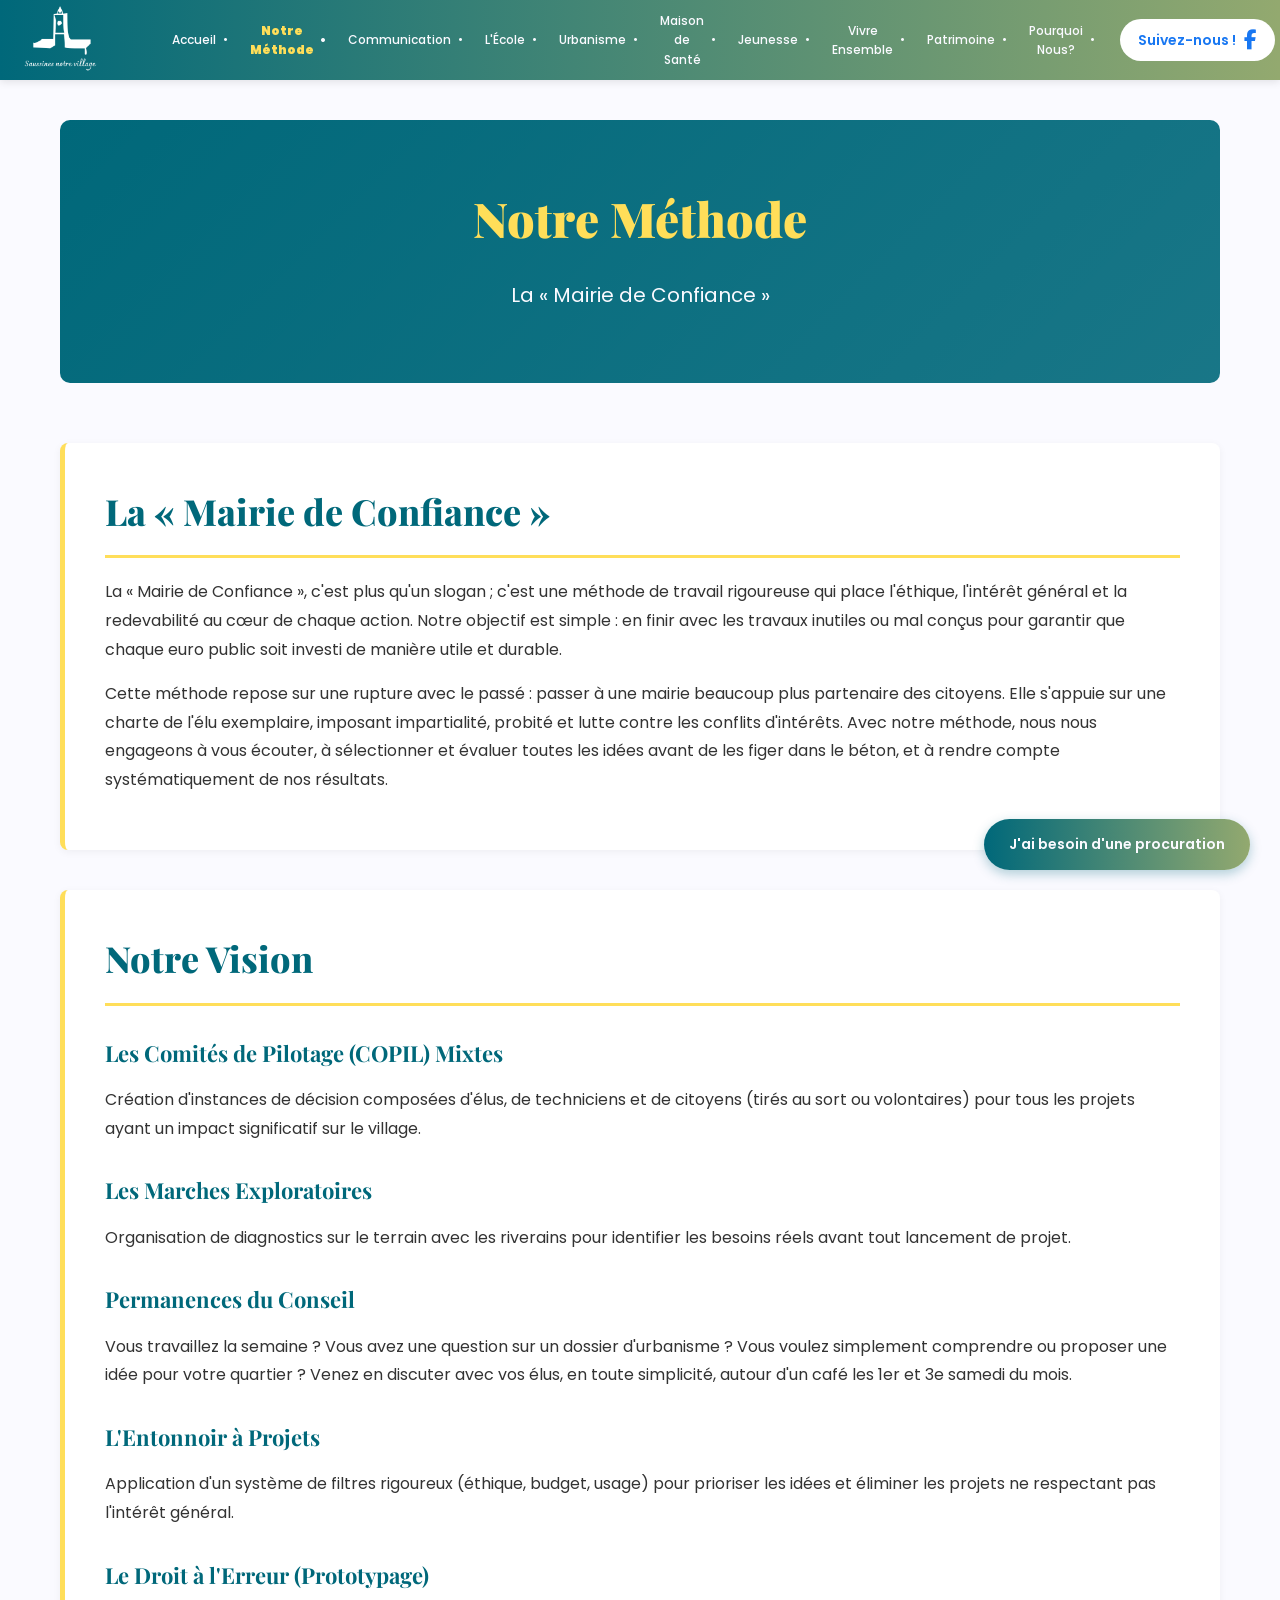
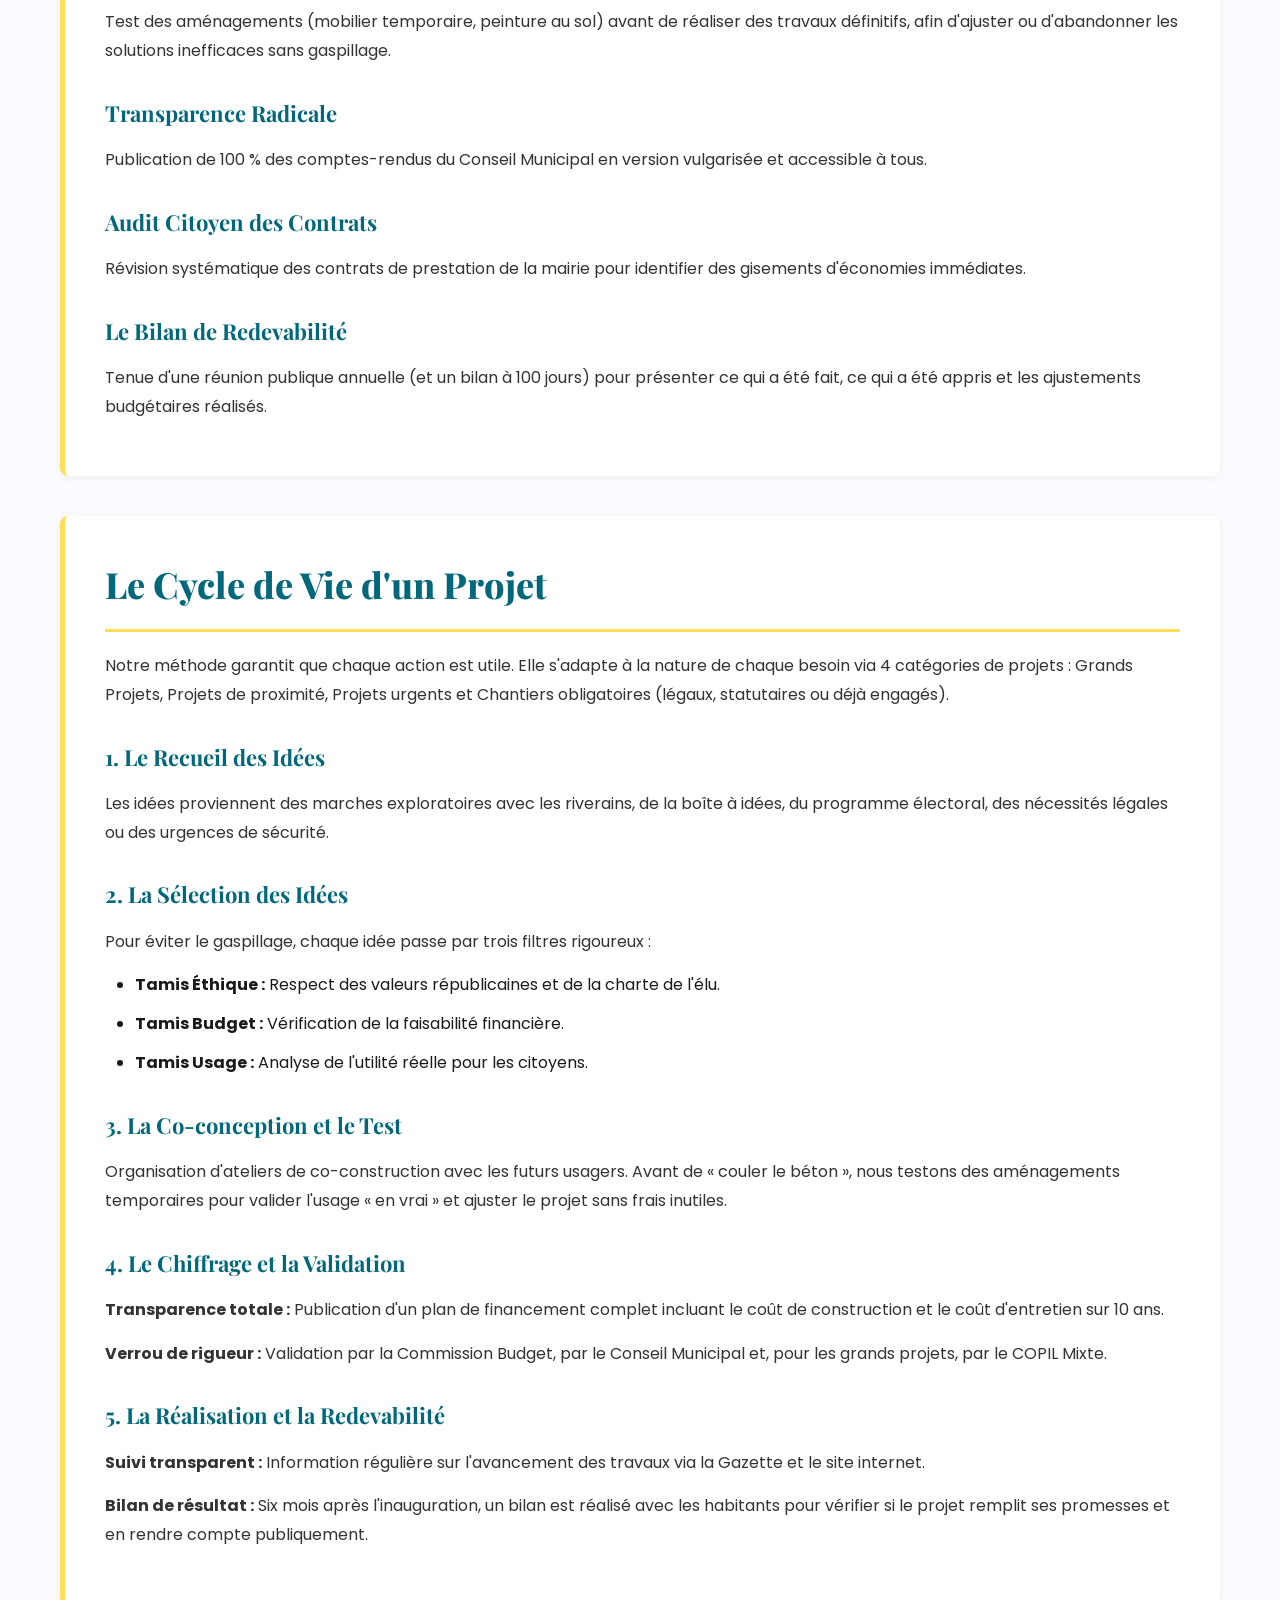
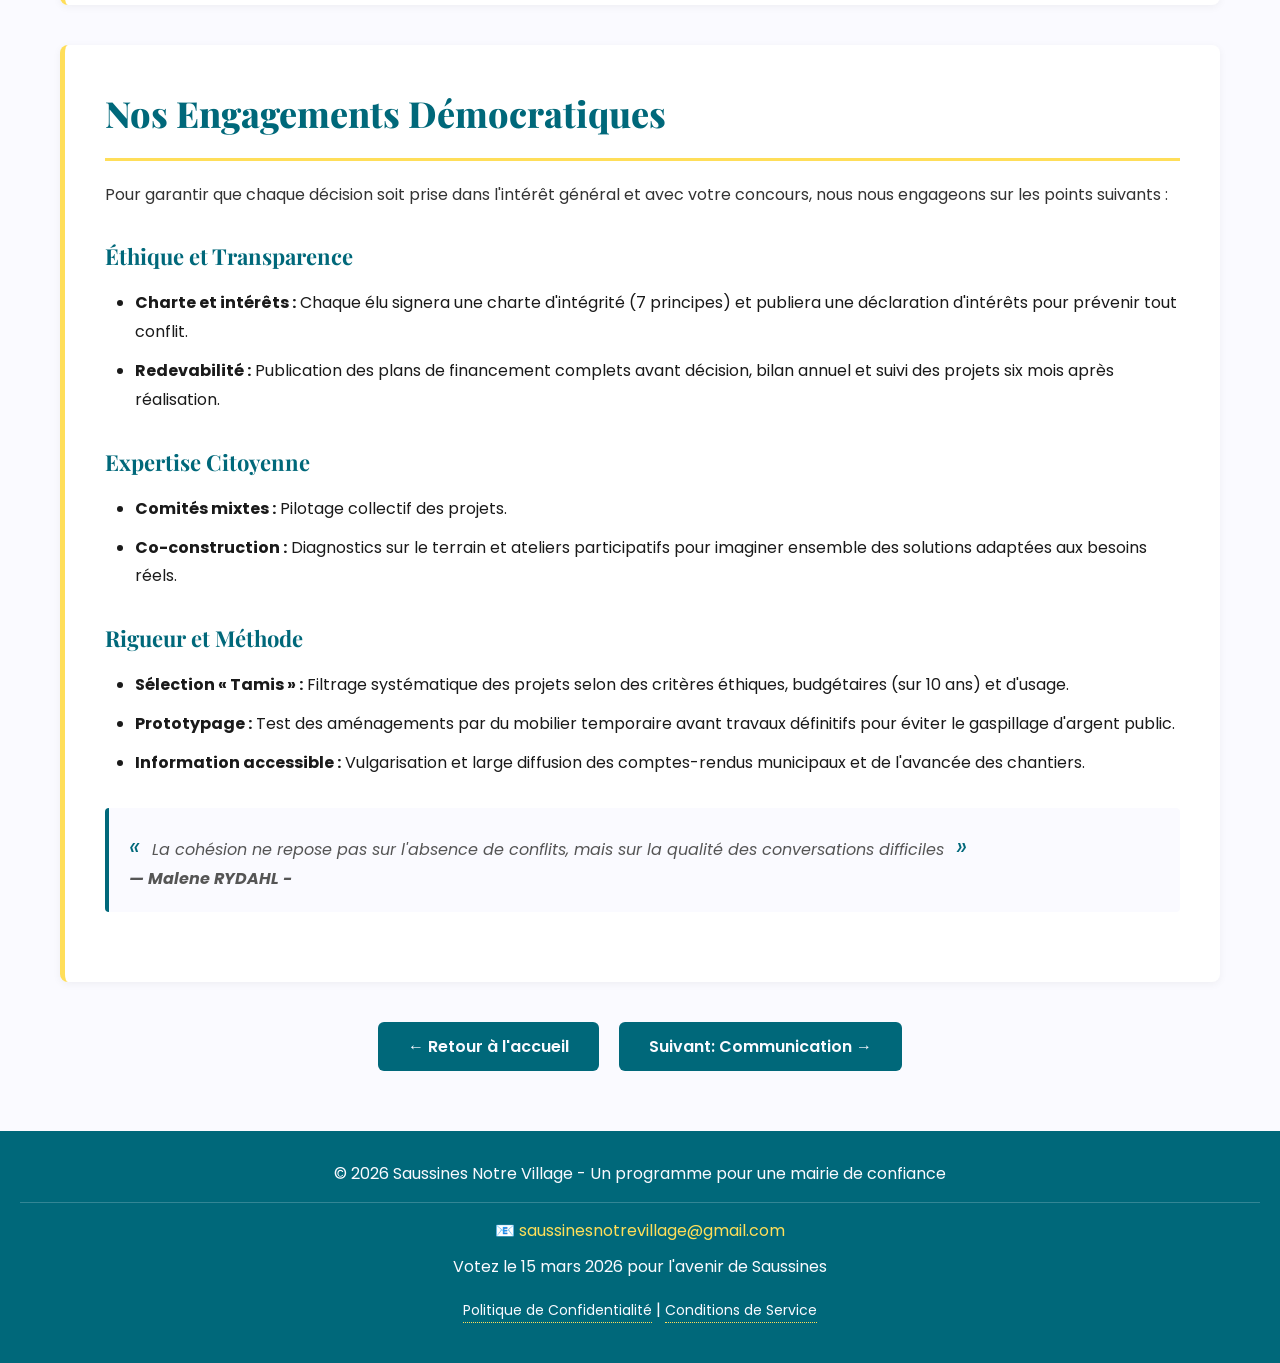
<file: methode.html>
<!DOCTYPE html>
<html lang="fr">
<head>
    <meta charset="UTF-8">
    <meta name="viewport" content="width=device-width, initial-scale=1.0">
    <link rel="icon" type="image/png" href="favicon.png">
    <link rel="stylesheet" href="https://cdnjs.cloudflare.com/ajax/libs/font-awesome/6.4.0/css/all.min.css">
    <title>Notre Méthode - Saussines Notre Village</title>
    <link rel="stylesheet" href="styles.css">
</head>
<body>
    <header>
        <div class="header-container">
            <a href="index.html" class="logo"><img src="icon-transparent-blanc.png" alt="Saussines Notre Village" class="logo-img"></a>
            <button class="burger-menu" id="burgerMenu">
                <span></span>
                <span></span>
                <span></span>
            </button>
            <nav id="navMenu">
                <a href="index.html">Accueil</a>
                <a href="methode.html" class="active">Notre Méthode</a>
                <a href="communication.html">Communication</a>
                <a href="ecole.html">L'École</a>
                <a href="urbanisme.html">Urbanisme</a>
                <a href="sante.html">Maison de Santé</a>
                <a href="jeunesse.html">Jeunesse</a>
                <a href="vivre-ensemble.html">Vivre Ensemble</a>
                <a href="patrimoine.html">Patrimoine</a>
                <a href="pourquoi-nous.html">Pourquoi Nous?</a>                
                <a href="https://www.facebook.com/people/Saussines-notre-village/61587256763492" target="_blank" rel="noopener noreferrer" class="facebook-button" title="Suivez-nous sur Facebook"><span>Suivez-nous !</span> <i class="fab fa-facebook-f"></i></a>   
            </nav>
        </div>
    </header>

    <main>
        <section class="hero">
            <h1>Notre Méthode</h1>
            <p>La « Mairie de Confiance »</p>
        </section>

        <section class="content-section">
            <h2>La « Mairie de Confiance »</h2>
            <p>
                La « Mairie de Confiance », c'est plus qu'un slogan ; c'est une méthode de travail rigoureuse qui place 
                l'éthique, l'intérêt général et la redevabilité au cœur de chaque action. Notre objectif est simple : en finir 
                avec les travaux inutiles ou mal conçus pour garantir que chaque euro public soit investi de manière utile et durable.
            </p>
            <p>
                Cette méthode repose sur une rupture avec le passé : passer à une mairie beaucoup plus partenaire des citoyens. 
                Elle s'appuie sur une charte de l'élu exemplaire, imposant impartialité, probité et lutte contre les conflits d'intérêts. 
                Avec notre méthode, nous nous engageons à vous écouter, à sélectionner et évaluer toutes les idées avant de les figer dans le béton, et à 
                rendre compte systématiquement de nos résultats.
            </p>
        </section>

        <section class="content-section">
            <h2>Notre Vision</h2>

            <h3>Les Comités de Pilotage (COPIL) Mixtes</h3>
            <p>
                Création d'instances de décision composées d'élus, de techniciens et de citoyens 
                (tirés au sort ou volontaires) pour tous les projets ayant un impact significatif sur le village.
            </p>

            <h3>Les Marches Exploratoires</h3>
            <p>
                Organisation de diagnostics sur le terrain avec les riverains pour identifier les besoins réels avant tout 
                lancement de projet.
            </p>

            <h3>Permanences du Conseil</h3>
            <p>
                Vous travaillez la semaine ? Vous avez une question sur un dossier d'urbanisme ? Vous voulez simplement 
                comprendre ou proposer une idée pour votre quartier ? Venez en discuter avec vos élus, en toute simplicité, 
                autour d'un café les 1er et 3e samedi du mois.
            </p>

            <h3>L'Entonnoir à Projets</h3>
            <p>
                Application d'un système de filtres rigoureux (éthique, budget, usage) pour prioriser les idées et éliminer 
                les projets ne respectant pas l'intérêt général.
            </p>

            <h3>Le Droit à l'Erreur (Prototypage)</h3>
            <p>
                Test des aménagements (mobilier temporaire, peinture au sol) avant de réaliser des travaux définitifs, afin 
                d'ajuster ou d'abandonner les solutions inefficaces sans gaspillage.
            </p>

            <h3>Transparence Radicale</h3>
            <p>
                Publication de 100 % des comptes-rendus du Conseil Municipal en version vulgarisée et accessible à tous.
            </p>

            <h3>Audit Citoyen des Contrats</h3>
            <p>
                Révision systématique des contrats de prestation de la mairie pour identifier des gisements d'économies immédiates.
            </p>

            <h3>Le Bilan de Redevabilité</h3>
            <p>
                Tenue d'une réunion publique annuelle (et un bilan à 100 jours) pour présenter ce qui a été fait, ce qui a été 
                appris et les ajustements budgétaires réalisés.
            </p>
        </section>

        <section class="content-section">
            <h2>Le Cycle de Vie d'un Projet</h2>
            <p>
                Notre méthode garantit que chaque action est utile. Elle s'adapte à la nature de chaque 
                besoin via 4 catégories de projets : Grands Projets, Projets de proximité, Projets urgents et Chantiers obligatoires 
                (légaux, statutaires ou déjà engagés).
            </p>

            <h3>1. Le Recueil des Idées</h3>
            <p>
                Les idées proviennent des marches exploratoires avec les riverains, de la boîte à idées, du programme électoral, 
                des nécessités légales ou des urgences de sécurité.
            </p>

            <h3>2. La Sélection des Idées</h3>
            <p>
                Pour éviter le gaspillage, chaque idée passe par trois filtres rigoureux :
            </p>
            <ul>
                <li><strong>Tamis Éthique :</strong> Respect des valeurs républicaines et de la charte de l'élu.</li>
                <li><strong>Tamis Budget :</strong> Vérification de la faisabilité financière.</li>
                <li><strong>Tamis Usage :</strong> Analyse de l'utilité réelle pour les citoyens.</li>
            </ul>

            <h3>3. La Co-conception et le Test</h3>
            <p>
                Organisation d'ateliers de co-construction avec les futurs usagers. Avant de « couler le béton », nous testons 
                des aménagements temporaires pour valider l'usage « en vrai » et ajuster le projet sans frais inutiles.
            </p>

            <h3>4. Le Chiffrage et la Validation</h3>
            <p>
                <strong>Transparence totale :</strong> Publication d'un plan de financement complet incluant le coût de construction 
                et le coût d'entretien sur 10 ans.
            </p>
            <p>
                <strong>Verrou de rigueur :</strong> Validation par la Commission Budget, par le Conseil Municipal et, pour les grands projets, par le COPIL 
                Mixte.
            </p>

            <h3>5. La Réalisation et la Redevabilité</h3>
            <p>
                <strong>Suivi transparent :</strong> Information régulière sur l'avancement des travaux via la Gazette et le site internet.
            </p>
            <p>
                <strong>Bilan de résultat :</strong> Six mois après l'inauguration, un bilan est réalisé avec les habitants pour 
                vérifier si le projet remplit ses promesses et en rendre compte publiquement.
            </p>
        </section>

        <section class="content-section">
            <h2>Nos Engagements Démocratiques</h2>
            <p>
                Pour garantir que chaque décision soit prise dans l'intérêt général et avec votre concours, nous nous engageons 
                sur les points suivants :
            </p>

            <h3>Éthique et Transparence</h3>
            <ul>
                <li><strong>Charte et intérêts :</strong> Chaque élu signera une charte d'intégrité (7 principes) et publiera une déclaration d'intérêts pour prévenir tout conflit.</li>
                <li><strong>Redevabilité :</strong> Publication des plans de financement complets avant décision, bilan annuel et suivi des projets six mois après réalisation.</li>
            </ul>

            <h3>Expertise Citoyenne</h3>
            <ul>
                <li><strong>Comités mixtes :</strong> Pilotage collectif des projets.</li>
                <li><strong>Co-construction :</strong> Diagnostics sur le terrain et ateliers participatifs pour imaginer ensemble des solutions adaptées aux besoins réels.</li>
            </ul>

            <h3>Rigueur et Méthode</h3>
            <ul>
                <li><strong>Sélection « Tamis » :</strong> Filtrage systématique des projets selon des critères éthiques, budgétaires (sur 10 ans) et d'usage.</li>
                <li><strong>Prototypage :</strong> Test des aménagements par du mobilier temporaire avant travaux définitifs pour éviter le gaspillage d'argent public.</li>
                <li><strong>Information accessible :</strong> Vulgarisation et large diffusion des comptes-rendus municipaux et de l'avancée des chantiers.</li>
            </ul>

            <div class="quote">
                <div class="quote-content">La cohésion ne repose pas sur l'absence de conflits, mais sur la qualité des conversations difficiles</div>
                <strong>— Malene RYDAHL -</strong>
            </div>
        </section>

        <div class="nav-buttons">
            <a href="index.html" class="btn btn-home">← Retour à l'accueil</a>
            <a href="communication.html" class="btn btn-primary">Suivant: Communication &rarr;</a>
        </div>
    </main>

    <footer>
        <p>&copy; 2026 Saussines Notre Village - Un programme pour une mairie de confiance</p>
        <div class="footer-contact">
            <p>📧 <a href="mailto:saussinesnotrevillage@gmail.com">saussinesnotrevillage@gmail.com</a></p>
            <p>Votez le 15 mars 2026 pour l'avenir de Saussines</p>
            <p><a href="politique-confidentialite.html" class="footer-link">Politique de Confidentialité</a> | <a href="conditions-service.html" class="footer-link">Conditions de Service</a></p>
        </div>
    </footer>

    <button class="floating-button" id="procurationButton">J'ai besoin d'une procuration</button>

    <!-- Popup Procuration Modal -->
    <div id="procurationModal" class="modal">
        <div class="modal-content">
            <button class="close-modal">&times;</button>
            <h2>Demande de Procuration</h2>
            
            <p class="modal-intro">Vous n'êtes pas disponible le jour de l'élection ? L'un de nos volontaires peut porter votre voix.</p>
            
            <p>Pour cela, envoyez-nous un mail à <a href="mailto:saussinesnotrevillage@gmail.com" class="email-link">saussinesnotrevillage@gmail.com</a> avec les indications suivantes :</p>
            
            <div class="modal-section">
                <h3>Vos informations</h3>
                <ul>
                    <li>Vos prénoms tels qu'indiqués sur votre pièce d'identité</li>
                    <li>Votre nom de naissance</li>
                    <li>Votre numéro de téléphone</li>
                </ul>
            </div>
            
            <div class="modal-section">
                <h3>Votre demande</h3>
                <ul>
                    <li>Votre numéro d'électeur (Le numéro national d'électeur contient jusqu'à 9 chiffres et est présent sur la carte électorale. Il peut également être retrouvé sur le service Interroger sa situation électorale)</li>
                    <li>Votre date de naissance</li>
                    <li>Votre sexe</li>
                    <li>Votre adresse postale électorale</li>
                </ul>
            </div>
        </div>
    </div>

    <script>
        // Burger menu toggle
        const burgerMenu = document.getElementById('burgerMenu');
        const navMenu = document.getElementById('navMenu');

        burgerMenu.addEventListener('click', () => {
            burgerMenu.classList.toggle('active');
            navMenu.classList.toggle('active');
        });

        // Close menu when a link is clicked
        const navLinks = navMenu.querySelectorAll('a');
        navLinks.forEach(link => {
            link.addEventListener('click', () => {
                burgerMenu.classList.remove('active');
                navMenu.classList.remove('active');
            });
        });

        // Procuration modal
        const procurationButton = document.getElementById('procurationButton');
        const procurationModal = document.getElementById('procurationModal');
        const closeModal = document.querySelector('.close-modal');

        procurationButton.addEventListener('click', () => {
            procurationModal.style.display = 'block';
        });

        closeModal.addEventListener('click', () => {
            procurationModal.style.display = 'none';
        });

        window.addEventListener('click', (event) => {
            if (event.target === procurationModal) {
                procurationModal.style.display = 'none';
            }
        });
    </script>
</body>
</html>
</file>
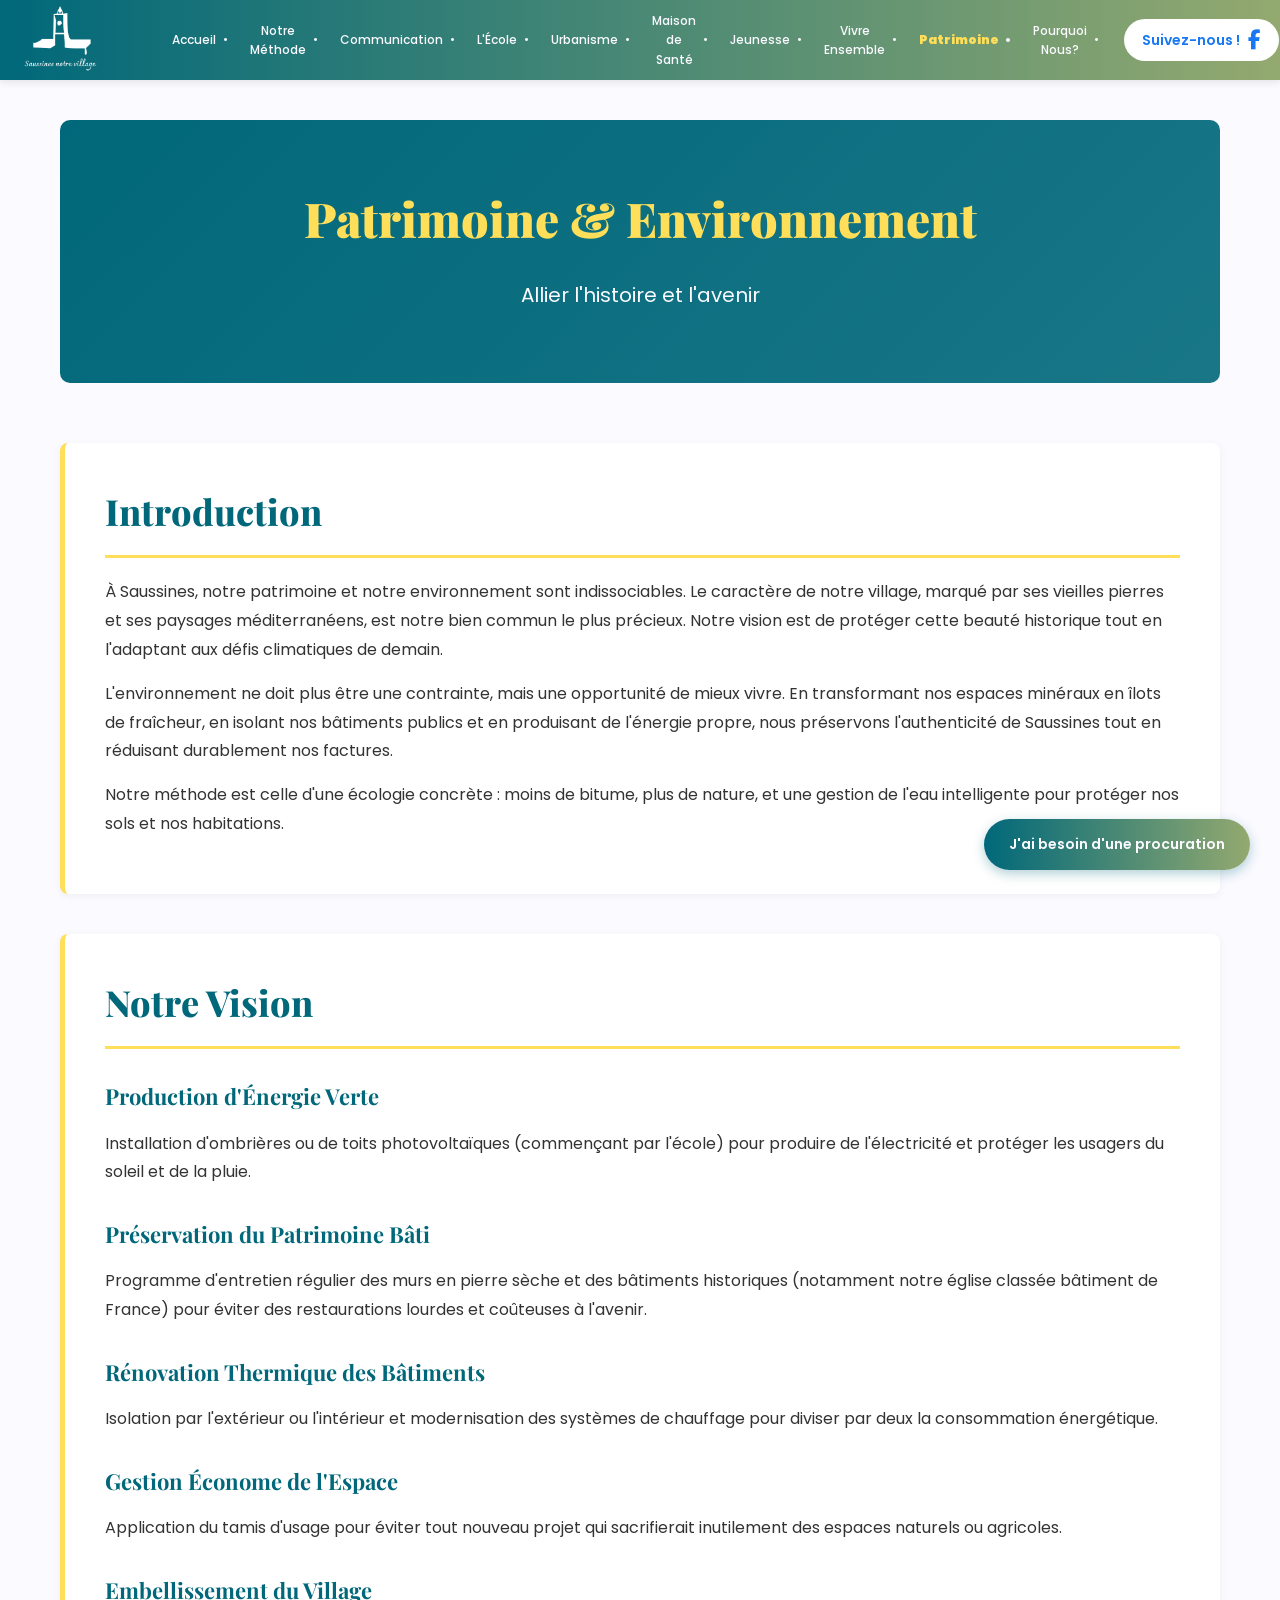
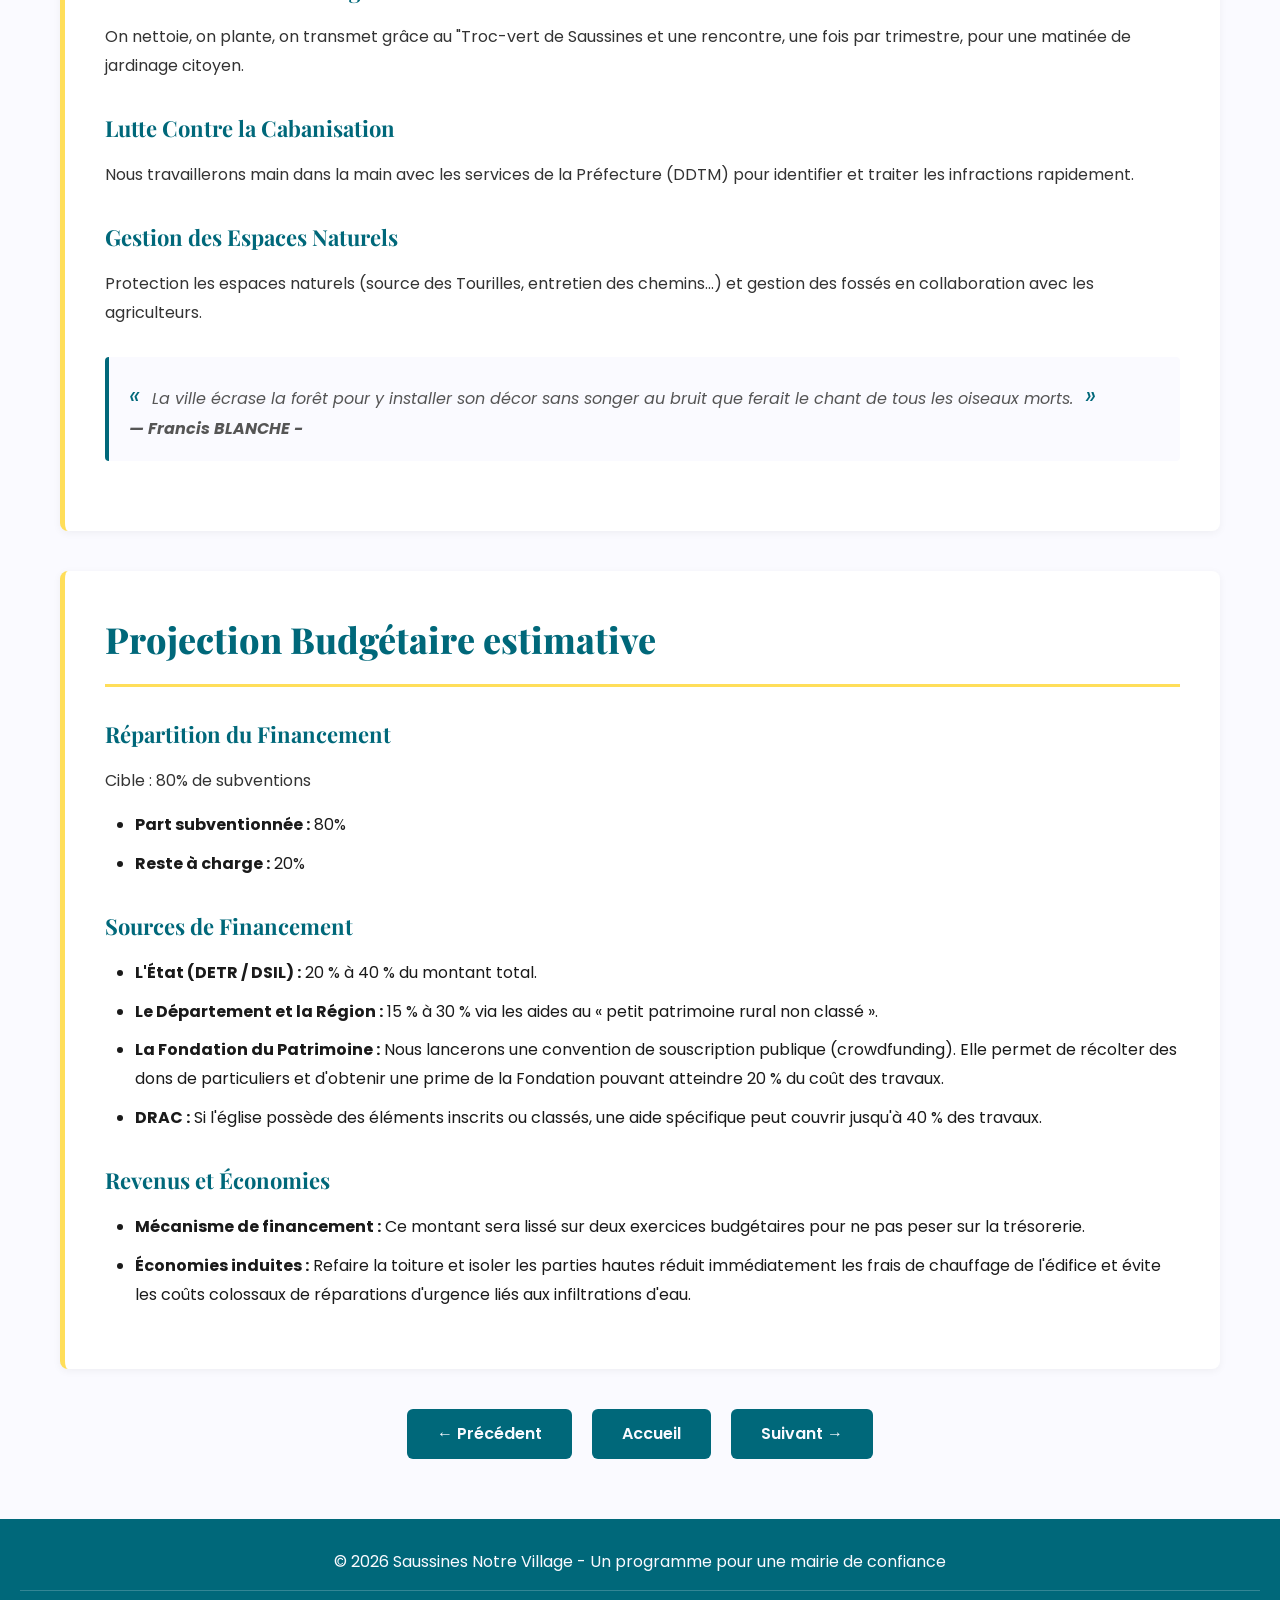
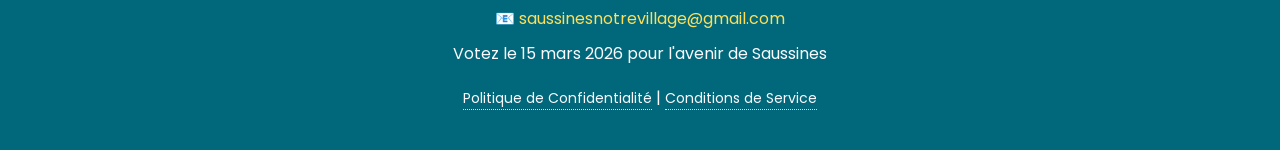
<file: patrimoine.html>
<!DOCTYPE html>
<html lang="fr">
<head>
    <meta charset="UTF-8">
    <meta name="viewport" content="width=device-width, initial-scale=1.0">
    <link rel="icon" type="image/png" href="favicon.png">
    <link rel="stylesheet" href="https://cdnjs.cloudflare.com/ajax/libs/font-awesome/6.4.0/css/all.min.css">
    <title>Patrimoine & Environnement - Saussines Notre Village</title>
    <link rel="stylesheet" href="styles.css">
</head>
<body>
    <header>
        <div class="header-container">
            <a href="index.html" class="logo"><img src="icon-transparent-blanc.png" alt="Saussines Notre Village" class="logo-img"></a>
            <button class="burger-menu" id="burgerMenu">
                <span></span>
                <span></span>
                <span></span>
            </button>
            <nav id="navMenu">
                <a href="index.html">Accueil</a>
                <a href="methode.html">Notre Méthode</a>
                <a href="communication.html">Communication</a>
                <a href="ecole.html">L'École</a>
                <a href="urbanisme.html">Urbanisme</a>
                <a href="sante.html">Maison de Santé</a>
                <a href="jeunesse.html">Jeunesse</a>
                <a href="vivre-ensemble.html">Vivre Ensemble</a>
                <a href="patrimoine.html" class="active">Patrimoine</a>
                <a href="pourquoi-nous.html">Pourquoi Nous?</a>                
                <a href="https://www.facebook.com/people/Saussines-notre-village/61587256763492" target="_blank" rel="noopener noreferrer" class="facebook-button" title="Suivez-nous sur Facebook"><span>Suivez-nous !</span> <i class="fab fa-facebook-f"></i></a>   
            </nav>
        </div>
    </header>

    <main>
        <section class="hero">
            <h1>Patrimoine & Environnement</h1>
            <p>Allier l'histoire et l'avenir</p>
        </section>

        <section class="content-section">
            <h2>Introduction</h2>
            <p>
                À Saussines, notre patrimoine et notre environnement sont indissociables. Le caractère de notre village, marqué 
                par ses vieilles pierres et ses paysages méditerranéens, est notre bien commun le plus précieux. Notre vision est de 
                protéger cette beauté historique tout en l'adaptant aux défis climatiques de demain.
            </p>
            <p>
                L'environnement ne doit plus être une contrainte, mais une opportunité de mieux vivre. En transformant nos espaces 
                minéraux en îlots de fraîcheur, en isolant nos bâtiments publics et en produisant de l'énergie propre, nous préservons 
                l'authenticité de Saussines tout en réduisant durablement nos factures.
            </p>
            <p>
                Notre méthode est celle d'une écologie concrète : moins de bitume, plus de nature, et une gestion de l'eau intelligente 
                pour protéger nos sols et nos habitations.
            </p>
        </section>

        <section class="content-section">
            <h2>Notre Vision</h2>

            <h3>Production d'Énergie Verte</h3>
            <p>
                Installation d'ombrières ou de toits photovoltaïques (commençant par l'école) pour produire de l'électricité et 
                protéger les usagers du soleil et de la pluie.
            </p>

            <h3>Préservation du Patrimoine Bâti</h3>
            <p>
                Programme d'entretien régulier des murs en pierre sèche et des bâtiments historiques (notamment notre église classée bâtiment de France) pour éviter des restaurations 
                lourdes et coûteuses à l'avenir.
            </p>

            <h3>Rénovation Thermique des Bâtiments</h3>
            <p>
                Isolation par l'extérieur ou l'intérieur et modernisation des systèmes de chauffage pour diviser par deux la consommation énergétique.
            </p>

            <h3>Gestion Économe de l'Espace</h3>
            <p>
                Application du tamis d'usage pour éviter tout nouveau projet qui sacrifierait inutilement des espaces naturels ou agricoles.
            </p>

            <h3>Embellissement du Village</h3>
            <p>
                On nettoie, on plante, on transmet grâce au "Troc-vert de Saussines et une rencontre, une fois par trimestre, pour une matinée de jardinage citoyen.
            </p>

            <h3>Lutte Contre la Cabanisation</h3>
            <p>
                Nous travaillerons main dans la main avec les services de la Préfecture (DDTM) pour identifier et traiter les 
                infractions rapidement.
            </p>

            <h3>Gestion des Espaces Naturels</h3>
            <p>
                Protection les espaces naturels (source des Tourilles, entretien des chemins...) et gestion des fossés en collaboration 
                avec les agriculteurs.
            </p>

            <div class="quote">
                <div class="quote-content">La ville écrase la forêt pour y installer son décor sans songer au bruit que ferait le chant de tous les oiseaux morts.</div>
                <strong>— Francis BLANCHE -</strong>
            </div>
        </section>

        <section class="content-section">
            <h2>Projection Budgétaire estimative</h2>
            <!-- <table class="budget-table">
                <thead>
                    <tr>
                        <th>Poste de Dépense</th>
                        <th>Estimation (HT)</th>
                        <th>Détails</th>
                    </tr>
                </thead>
                <tbody>
                    <tr>
                        <td>Entretien Patrimoine & Murs</td>
                        <td class="amount">4 500 €</td>
                        <td>Matériaux et petits chantiers de réparation.</td>
                    </tr>
                    <tr>
                        <td>Rénovation de l'église</td>
                        <td class="amount">160 000 €</td>
                        <td>Toiture, sécurisation, rafraîchissement intérieur, maîtrise d'ouvrage</td>
                    </tr>
                    <tr>
                        <td>Production Solaire (Études/Lancement)</td>
                        <td class="amount">Inclus</td>
                        <td>Amorti par la revente ou l'autoconsommation d'énergie.</td>
                    </tr>
                    <tr>
                        <td>Végétalisation & Plantation</td>
                        <td class="amount">5 000 €</td>
                        <td>Arbres et essences locales peu gourmandes en eau.</td>
                    </tr>
                    <tr>
                        <td><strong>TOTAL PROJET</strong></td>
                        <td class="amount"><strong>169 500 €</strong></td>
                        <td></td>
                    </tr>
                </tbody>
            </table> -->

            <h3>Répartition du Financement</h3>
            <p>
                Cible : 80% de subventions
            </p>
            <ul>
                <li><strong>Part subventionnée :</strong> 80% <!-- :</strong> 135 600 € --></li>
                <li><strong>Reste à charge :</strong> 20% <!-- :</strong> 33 900 € --></li>
            </ul>

            <h3>Sources de Financement</h3>
            <ul>
                <li><strong>L'État (DETR / DSIL) :</strong> 20 % à 40 % du montant total.</li>
                <li><strong>Le Département et la Région :</strong> 15 % à 30 % via les aides au « petit patrimoine rural non classé ».</li>
                <li><strong>La Fondation du Patrimoine :</strong> Nous lancerons une convention de souscription publique (crowdfunding). 
                    Elle permet de récolter des dons de particuliers et d'obtenir une prime de la Fondation pouvant atteindre 20 % du coût des travaux.</li>
                <li><strong>DRAC :</strong> Si l'église possède des éléments inscrits ou classés, une aide spécifique peut couvrir jusqu'à 40 % des travaux.</li>
            </ul>

            <h3>Revenus et Économies</h3>
            <ul>
                <li><strong>Mécanisme de financement :</strong> Ce montant sera lissé sur deux exercices budgétaires pour ne pas peser sur la trésorerie.</li>
                <li><strong>Économies induites :</strong> Refaire la toiture et isoler les parties hautes réduit immédiatement les frais de chauffage de l'édifice 
                    et évite les coûts colossaux de réparations d'urgence liés aux infiltrations d'eau.</li>
            </ul>
        </section>

        <div class="nav-buttons">
            <a href="vivre-ensemble.html" class="btn btn-primary">← Précédent</a>
            <a href="index.html" class="btn btn-home">Accueil</a>
            <a href="pourquoi-nous.html" class="btn btn-primary">Suivant →</a>
        </div>
    </main>

    <footer>
        <p>&copy; 2026 Saussines Notre Village - Un programme pour une mairie de confiance</p>
        <div class="footer-contact">
            <p>📧 <a href="mailto:saussinesnotrevillage@gmail.com">saussinesnotrevillage@gmail.com</a></p>
            <p>Votez le 15 mars 2026 pour l'avenir de Saussines</p>
            <p><a href="politique-confidentialite.html" class="footer-link">Politique de Confidentialité</a> | <a href="conditions-service.html" class="footer-link">Conditions de Service</a></p>
        </div>
    </footer>

    <button class="floating-button" id="procurationButton">J'ai besoin d'une procuration</button>

    <!-- Popup Procuration Modal -->
    <div id="procurationModal" class="modal">
        <div class="modal-content">
            <button class="close-modal">&times;</button>
            <h2>Demande de Procuration</h2>
            
            <p class="modal-intro">Vous n'êtes pas disponible le jour de l'élection ? L'un de nos volontaires peut porter votre voix.</p>
            
            <p>Pour cela, envoyez-nous un mail à <a href="mailto:saussinesnotrevillage@gmail.com" class="email-link">saussinesnotrevillage@gmail.com</a> avec les indications suivantes :</p>
            
            <div class="modal-section">
                <h3>Vos informations</h3>
                <ul>
                    <li>Vos prénoms tels qu'indiqués sur votre pièce d'identité</li>
                    <li>Votre nom de naissance</li>
                    <li>Votre numéro de téléphone</li>
                </ul>
            </div>
            
            <div class="modal-section">
                <h3>Votre demande</h3>
                <ul>
                    <li>Votre numéro d'électeur (Le numéro national d'électeur contient jusqu'à 9 chiffres et est présent sur la carte électorale. Il peut également être retrouvé sur le service Interroger sa situation électorale)</li>
                    <li>Votre date de naissance</li>
                    <li>Votre sexe</li>
                    <li>Votre adresse postale électorale</li>
                </ul>
            </div>
        </div>
    </div>

    <script>
        // Burger menu toggle
        const burgerMenu = document.getElementById('burgerMenu');
        const navMenu = document.getElementById('navMenu');

        burgerMenu.addEventListener('click', () => {
            burgerMenu.classList.toggle('active');
            navMenu.classList.toggle('active');
        });

        // Close menu when a link is clicked
        const navLinks = navMenu.querySelectorAll('a');
        navLinks.forEach(link => {
            link.addEventListener('click', () => {
                burgerMenu.classList.remove('active');
                navMenu.classList.remove('active');
            });
        });

        // Procuration modal
        const procurationButton = document.getElementById('procurationButton');
        const procurationModal = document.getElementById('procurationModal');
        const closeModal = document.querySelector('.close-modal');

        procurationButton.addEventListener('click', () => {
            procurationModal.style.display = 'block';
        });

        closeModal.addEventListener('click', () => {
            procurationModal.style.display = 'none';
        });

        window.addEventListener('click', (event) => {
            if (event.target === procurationModal) {
                procurationModal.style.display = 'none';
            }
        });
    </script>
</body>
</html>
</file>
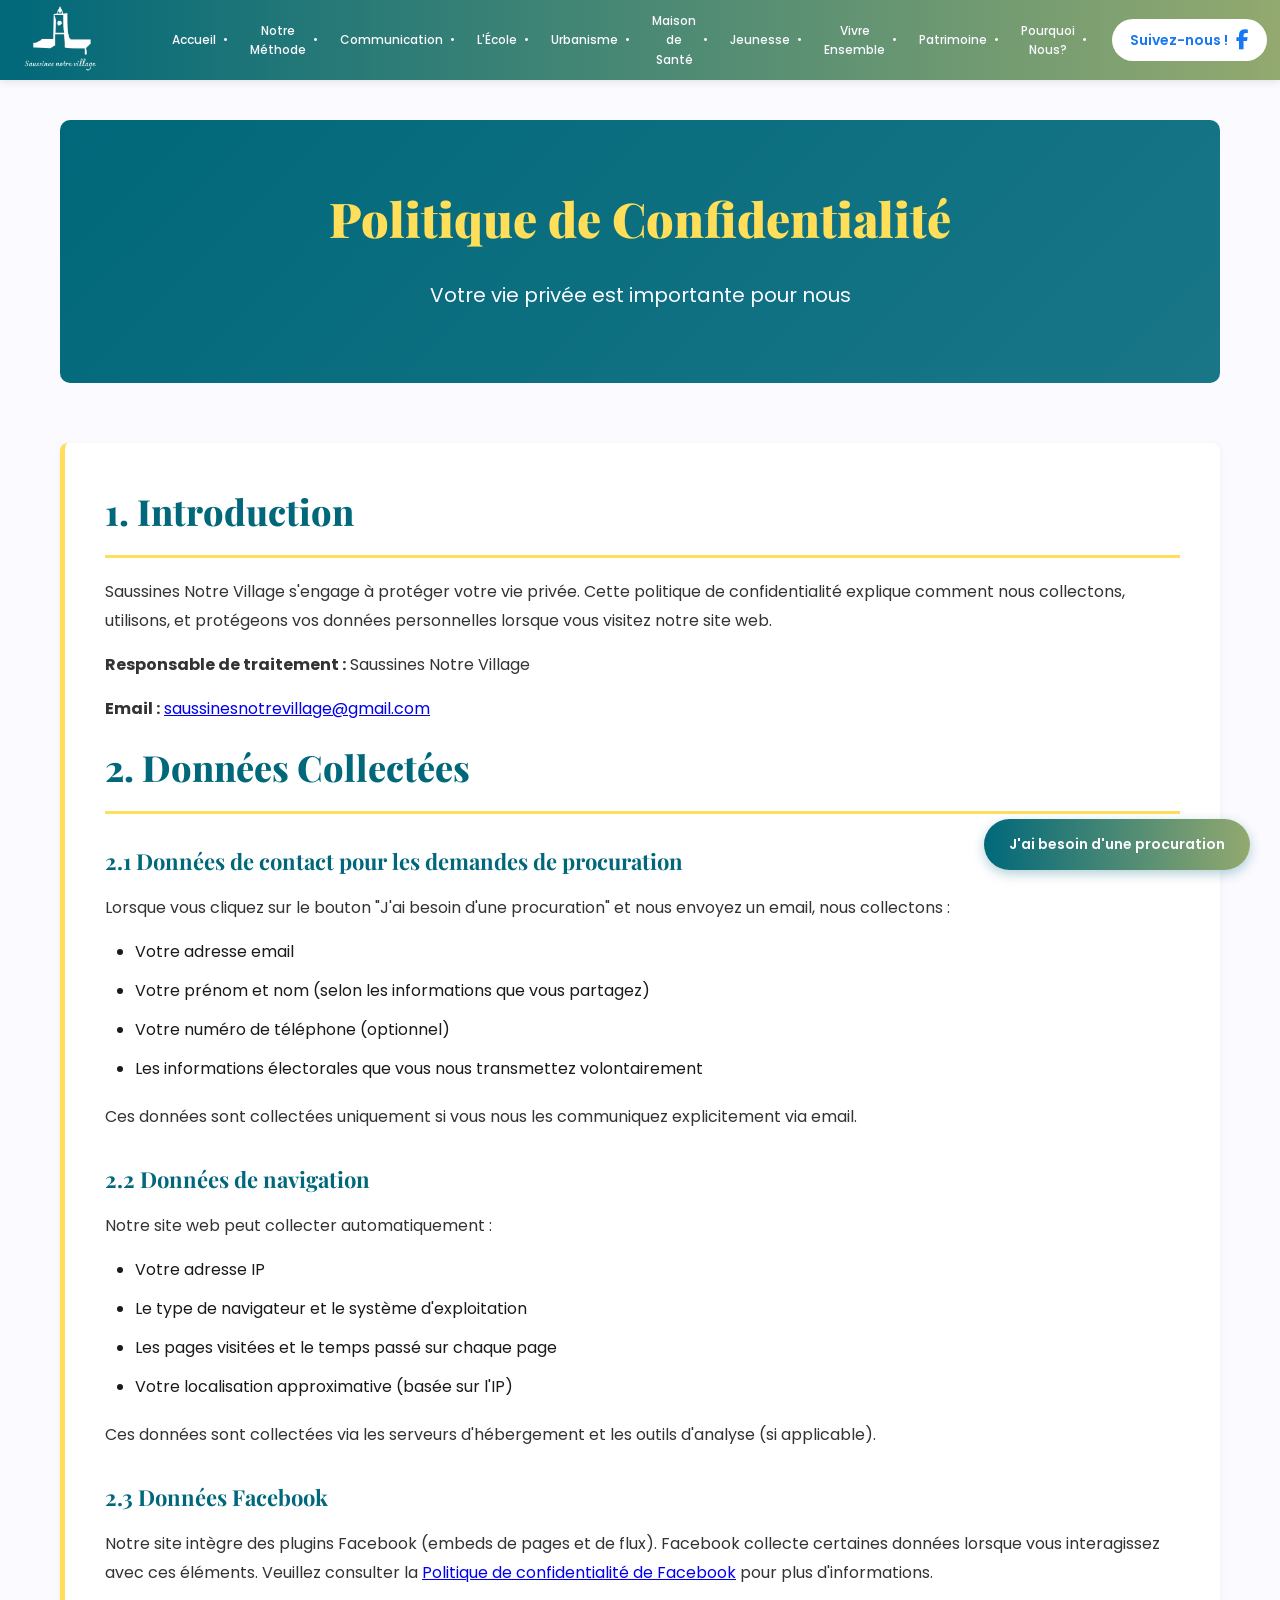
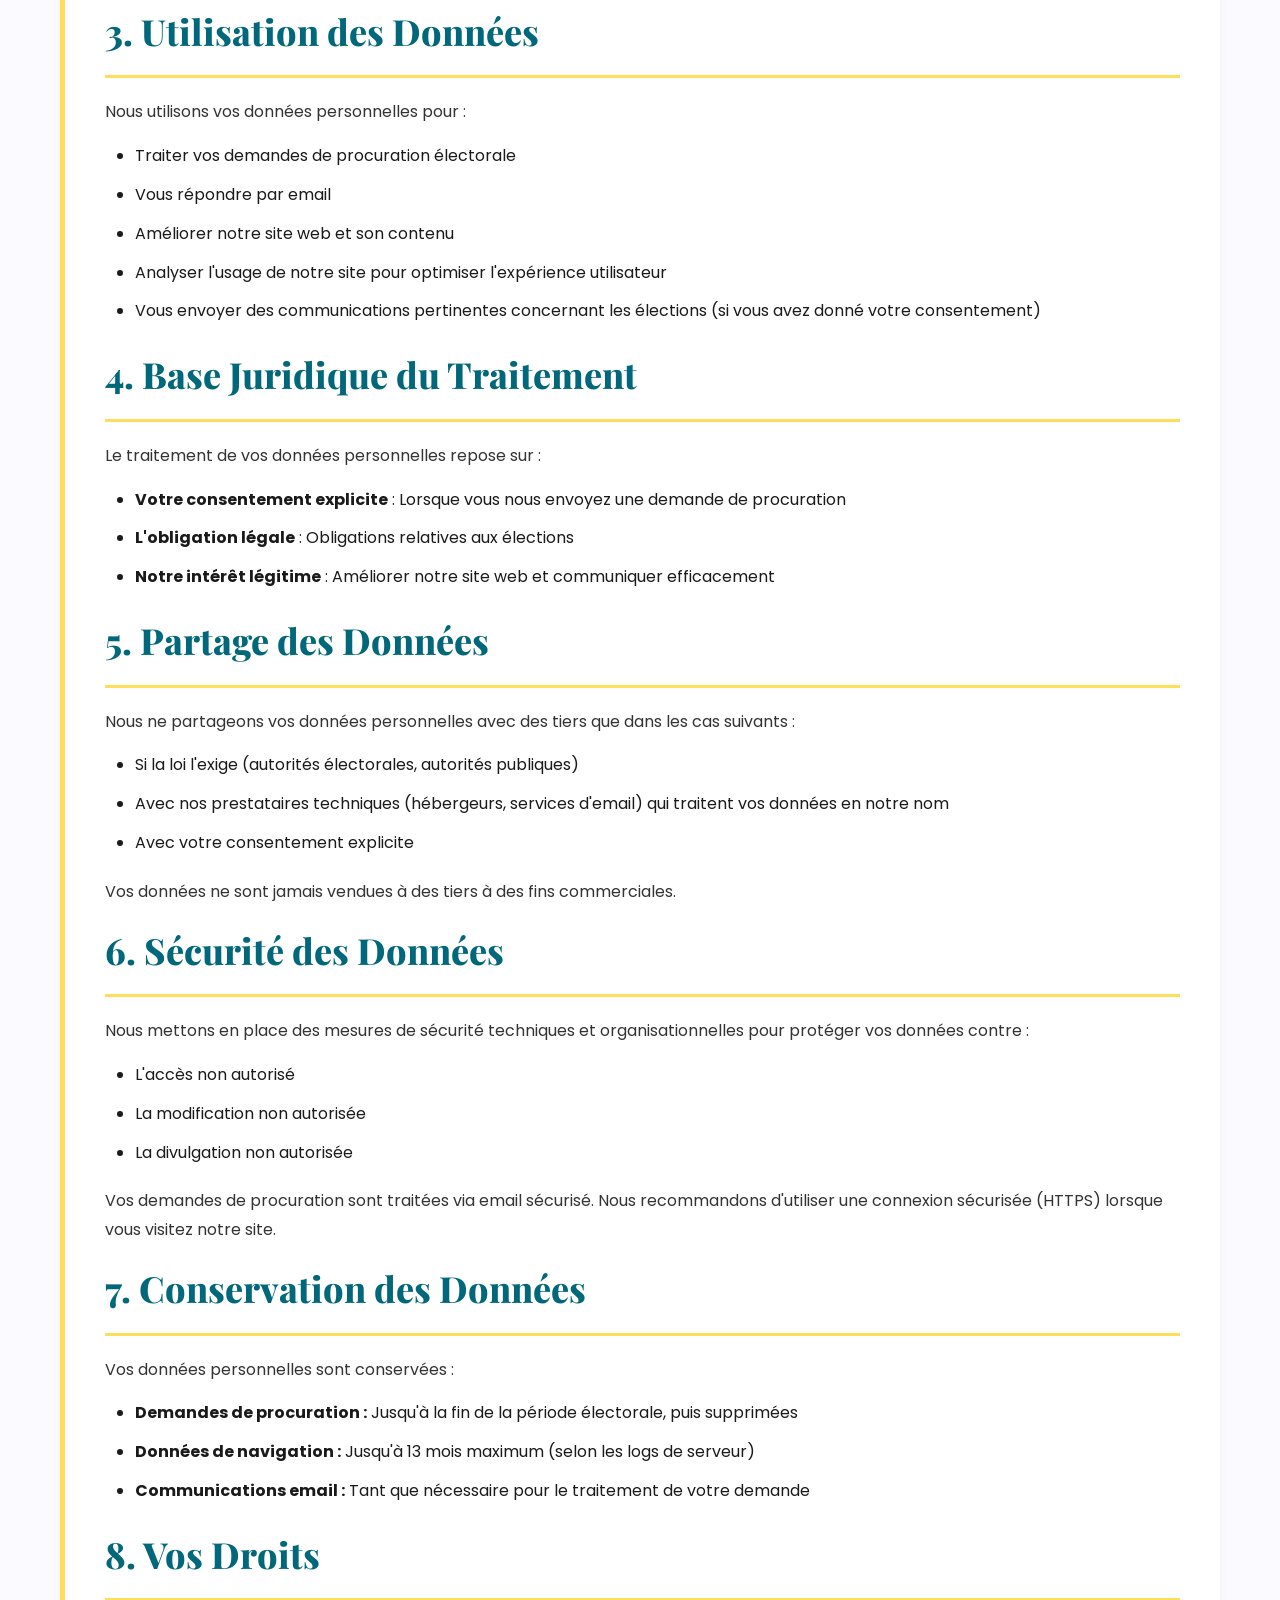
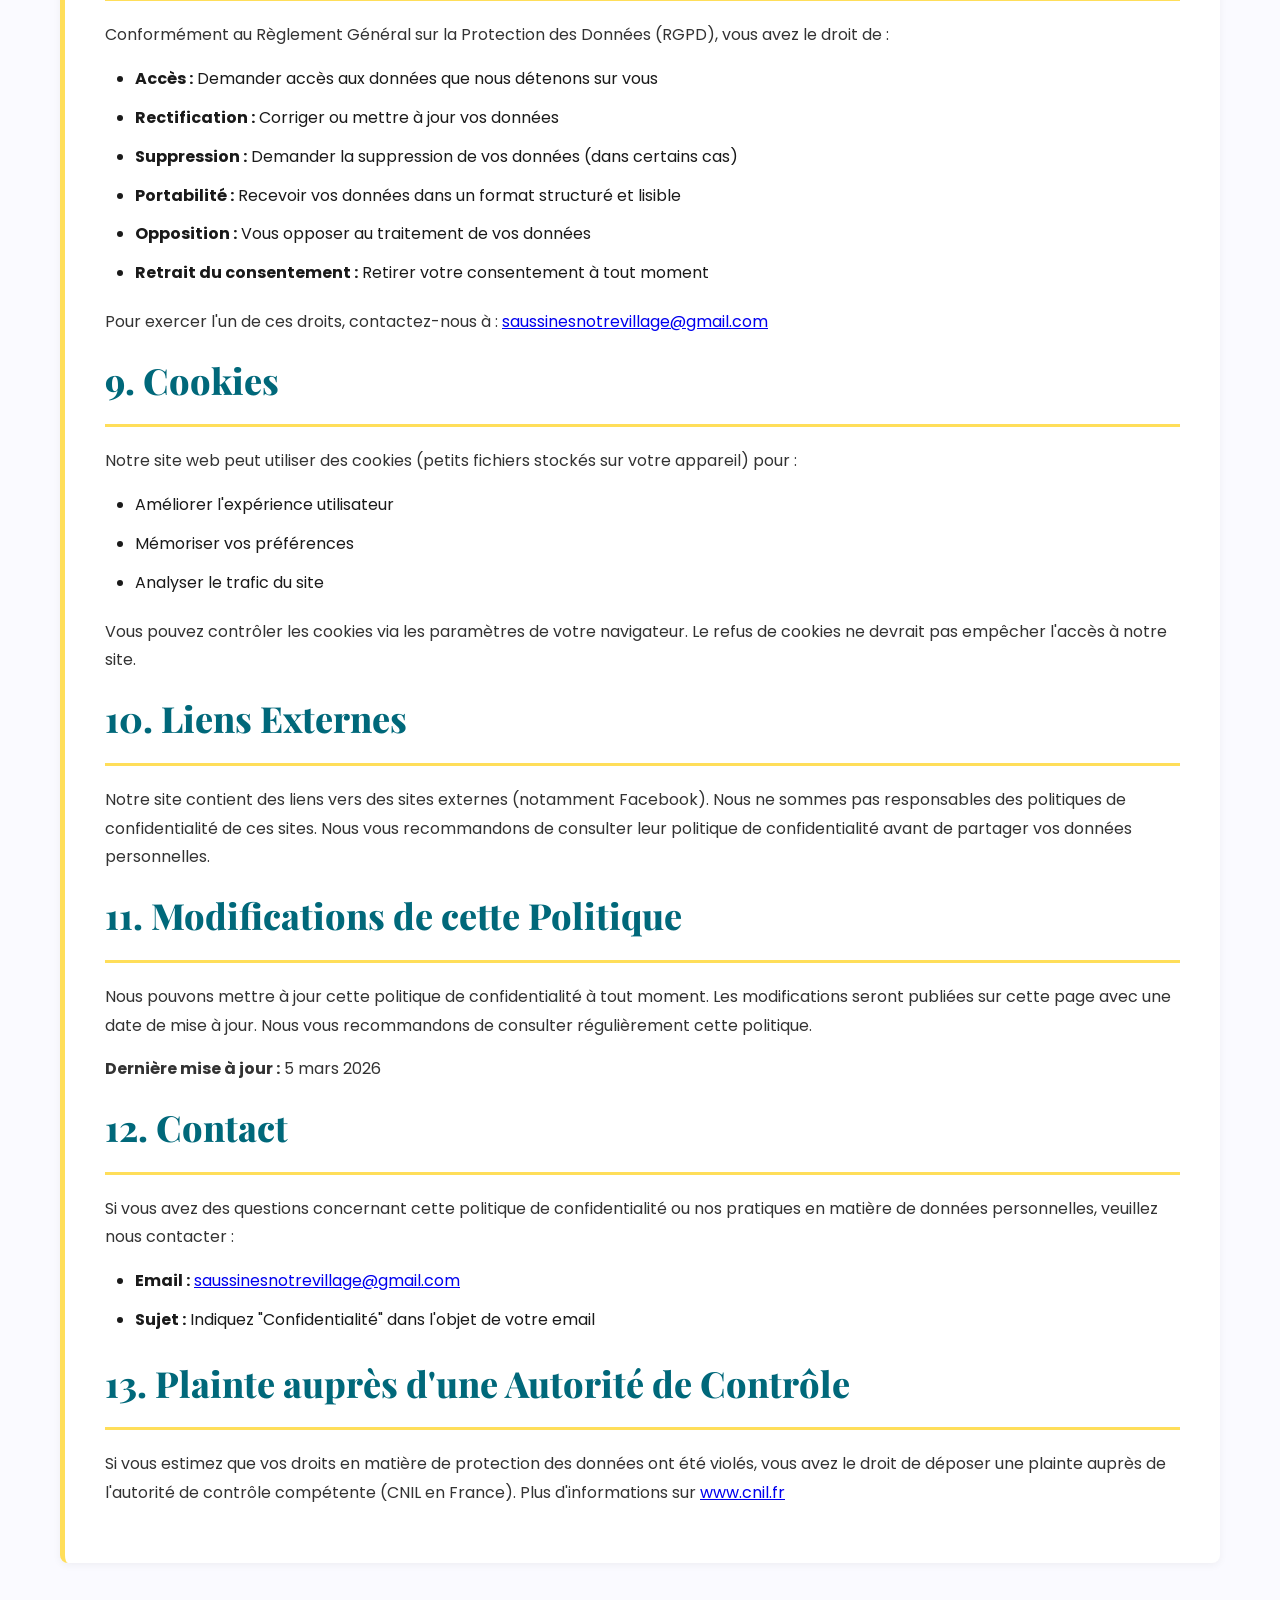
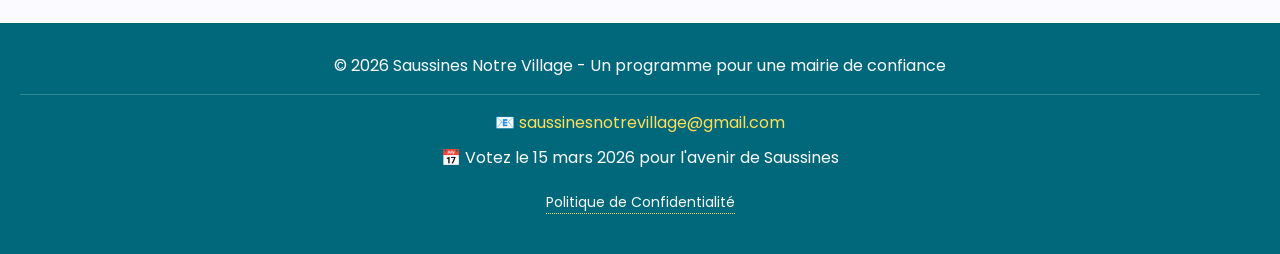
<file: politique-confidentialite.html>
<!DOCTYPE html>
<html lang="fr">
<head>
    <meta charset="UTF-8">
    <meta name="viewport" content="width=device-width, initial-scale=1.0">
    <link rel="icon" type="image/png" href="favicon.png">
    <link rel="stylesheet" href="https://cdnjs.cloudflare.com/ajax/libs/font-awesome/6.4.0/css/all.min.css">
    <title>Politique de Confidentialité - Saussines Notre Village</title>
    <link rel="stylesheet" href="styles.css">
</head>
<body>
    <header>
        <div class="header-container">
            <a href="index.html" class="logo"><img src="icon-transparent-blanc.png" alt="Saussines Notre Village" class="logo-img"></a>
            <button class="burger-menu" id="burgerMenu">
                <span></span>
                <span></span>
                <span></span>
            </button>
            <nav id="navMenu">
                <a href="index.html">Accueil</a>
                <a href="methode.html">Notre Méthode</a>
                <a href="communication.html">Communication</a>
                <a href="ecole.html">L'École</a>
                <a href="urbanisme.html">Urbanisme</a>
                <a href="sante.html">Maison de Santé</a>
                <a href="jeunesse.html">Jeunesse</a>
                <a href="vivre-ensemble.html">Vivre Ensemble</a>
                <a href="patrimoine.html">Patrimoine</a>
                <a href="pourquoi-nous.html">Pourquoi Nous?</a>                
                <a href="https://www.facebook.com/people/Saussines-notre-village/61587256763492" target="_blank" rel="noopener noreferrer" class="facebook-button" title="Suivez-nous sur Facebook"><span>Suivez-nous !</span> <i class="fab fa-facebook-f"></i></a>   
            </nav>
        </div>
    </header>

    <main>
        <section class="hero">
            <h1>Politique de Confidentialité</h1>
            <p>Votre vie privée est importante pour nous</p>
        </section>

        <section class="content-section">
            <h2>1. Introduction</h2>
            <p>Saussines Notre Village s'engage à protéger votre vie privée. Cette politique de confidentialité explique comment nous collectons, utilisons, et protégeons vos données personnelles lorsque vous visitez notre site web.</p>
            <p><strong>Responsable de traitement :</strong> Saussines Notre Village</p>
            <p><strong>Email :</strong> <a href="mailto:saussinesnotrevillage@gmail.com">saussinesnotrevillage@gmail.com</a></p>

            <h2>2. Données Collectées</h2>
            <h3>2.1 Données de contact pour les demandes de procuration</h3>
            <p>Lorsque vous cliquez sur le bouton "J'ai besoin d'une procuration" et nous envoyez un email, nous collectons :</p>
            <ul>
                <li>Votre adresse email</li>
                <li>Votre prénom et nom (selon les informations que vous partagez)</li>
                <li>Votre numéro de téléphone (optionnel)</li>
                <li>Les informations électorales que vous nous transmettez volontairement</li>
            </ul>
            <p>Ces données sont collectées uniquement si vous nous les communiquez explicitement via email.</p>

            <h3>2.2 Données de navigation</h3>
            <p>Notre site web peut collecter automatiquement :</p>
            <ul>
                <li>Votre adresse IP</li>
                <li>Le type de navigateur et le système d'exploitation</li>
                <li>Les pages visitées et le temps passé sur chaque page</li>
                <li>Votre localisation approximative (basée sur l'IP)</li>
            </ul>
            <p>Ces données sont collectées via les serveurs d'hébergement et les outils d'analyse (si applicable).</p>

            <h3>2.3 Données Facebook</h3>
            <p>Notre site intègre des plugins Facebook (embeds de pages et de flux). Facebook collecte certaines données lorsque vous interagissez avec ces éléments. Veuillez consulter la <a href="https://www.facebook.com/privacy/explanation" target="_blank">Politique de confidentialité de Facebook</a> pour plus d'informations.</p>

            <h2>3. Utilisation des Données</h2>
            <p>Nous utilisons vos données personnelles pour :</p>
            <ul>
                <li>Traiter vos demandes de procuration électorale</li>
                <li>Vous répondre par email</li>
                <li>Améliorer notre site web et son contenu</li>
                <li>Analyser l'usage de notre site pour optimiser l'expérience utilisateur</li>
                <li>Vous envoyer des communications pertinentes concernant les élections (si vous avez donné votre consentement)</li>
            </ul>

            <h2>4. Base Juridique du Traitement</h2>
            <p>Le traitement de vos données personnelles repose sur :</p>
            <ul>
                <li><strong>Votre consentement explicite</strong> : Lorsque vous nous envoyez une demande de procuration</li>
                <li><strong>L'obligation légale</strong> : Obligations relatives aux élections</li>
                <li><strong>Notre intérêt légitime</strong> : Améliorer notre site web et communiquer efficacement</li>
            </ul>

            <h2>5. Partage des Données</h2>
            <p>Nous ne partageons vos données personnelles avec des tiers que dans les cas suivants :</p>
            <ul>
                <li>Si la loi l'exige (autorités électorales, autorités publiques)</li>
                <li>Avec nos prestataires techniques (hébergeurs, services d'email) qui traitent vos données en notre nom</li>
                <li>Avec votre consentement explicite</li>
            </ul>
            <p>Vos données ne sont jamais vendues à des tiers à des fins commerciales.</p>

            <h2>6. Sécurité des Données</h2>
            <p>Nous mettons en place des mesures de sécurité techniques et organisationnelles pour protéger vos données contre :</p>
            <ul>
                <li>L'accès non autorisé</li>
                <li>La modification non autorisée</li>
                <li>La divulgation non autorisée</li>
            </ul>
            <p>Vos demandes de procuration sont traitées via email sécurisé. Nous recommandons d'utiliser une connexion sécurisée (HTTPS) lorsque vous visitez notre site.</p>

            <h2>7. Conservation des Données</h2>
            <p>Vos données personnelles sont conservées :</p>
            <ul>
                <li><strong>Demandes de procuration :</strong> Jusqu'à la fin de la période électorale, puis supprimées</li>
                <li><strong>Données de navigation :</strong> Jusqu'à 13 mois maximum (selon les logs de serveur)</li>
                <li><strong>Communications email :</strong> Tant que nécessaire pour le traitement de votre demande</li>
            </ul>

            <h2>8. Vos Droits</h2>
            <p>Conformément au Règlement Général sur la Protection des Données (RGPD), vous avez le droit de :</p>
            <ul>
                <li><strong>Accès :</strong> Demander accès aux données que nous détenons sur vous</li>
                <li><strong>Rectification :</strong> Corriger ou mettre à jour vos données</li>
                <li><strong>Suppression :</strong> Demander la suppression de vos données (dans certains cas)</li>
                <li><strong>Portabilité :</strong> Recevoir vos données dans un format structuré et lisible</li>
                <li><strong>Opposition :</strong> Vous opposer au traitement de vos données</li>
                <li><strong>Retrait du consentement :</strong> Retirer votre consentement à tout moment</li>
            </ul>
            <p>Pour exercer l'un de ces droits, contactez-nous à : <a href="mailto:saussinesnotrevillage@gmail.com">saussinesnotrevillage@gmail.com</a></p>

            <h2>9. Cookies</h2>
            <p>Notre site web peut utiliser des cookies (petits fichiers stockés sur votre appareil) pour :</p>
            <ul>
                <li>Améliorer l'expérience utilisateur</li>
                <li>Mémoriser vos préférences</li>
                <li>Analyser le trafic du site</li>
            </ul>
            <p>Vous pouvez contrôler les cookies via les paramètres de votre navigateur. Le refus de cookies ne devrait pas empêcher l'accès à notre site.</p>

            <h2>10. Liens Externes</h2>
            <p>Notre site contient des liens vers des sites externes (notamment Facebook). Nous ne sommes pas responsables des politiques de confidentialité de ces sites. Nous vous recommandons de consulter leur politique de confidentialité avant de partager vos données personnelles.</p>

            <h2>11. Modifications de cette Politique</h2>
            <p>Nous pouvons mettre à jour cette politique de confidentialité à tout moment. Les modifications seront publiées sur cette page avec une date de mise à jour. Nous vous recommandons de consulter régulièrement cette politique.</p>
            <p><strong>Dernière mise à jour :</strong> 5 mars 2026</p>

            <h2>12. Contact</h2>
            <p>Si vous avez des questions concernant cette politique de confidentialité ou nos pratiques en matière de données personnelles, veuillez nous contacter :</p>
            <ul>
                <li><strong>Email :</strong> <a href="mailto:saussinesnotrevillage@gmail.com">saussinesnotrevillage@gmail.com</a></li>
                <li><strong>Sujet :</strong> Indiquez "Confidentialité" dans l'objet de votre email</li>
            </ul>

            <h2>13. Plainte auprès d'une Autorité de Contrôle</h2>
            <p>Si vous estimez que vos droits en matière de protection des données ont été violés, vous avez le droit de déposer une plainte auprès de l'autorité de contrôle compétente (CNIL en France). Plus d'informations sur <a href="https://www.cnil.fr/" target="_blank">www.cnil.fr</a></p>
        </section>
    </main>

    <footer>
        <p>&copy; 2026 Saussines Notre Village - Un programme pour une mairie de confiance</p>
        <div class="footer-contact">
            <p>📧 <a href="mailto:saussinesnotrevillage@gmail.com">saussinesnotrevillage@gmail.com</a></p>
            <p>📅 Votez le 15 mars 2026 pour l'avenir de Saussines</p>
            <p><a href="politique-confidentialite.html" class="footer-link">Politique de Confidentialité</a></p>
        </div>
    </footer>

    <button class="floating-button" id="procurationButton">J'ai besoin d'une procuration</button>

    <!-- Popup Procuration Modal -->
    <div id="procurationModal" class="modal">
        <div class="modal-content">
            <button class="close-modal">&times;</button>
            <h2>Demande de Procuration</h2>
            
            <p class="modal-intro">Vous n'êtes pas disponible le jour de l'élection ? L'un de nos volontaires peut porter votre voix.</p>
            
            <p>Pour cela, envoyez-nous un mail à <a href="mailto:saussinesnotrevillage@gmail.com" class="email-link">saussinesnotrevillage@gmail.com</a> avec les indications suivantes :</p>
            
            <div class="modal-section">
                <h3>Vos informations</h3>
                <ul>
                    <li>Vos prénoms tels qu'indiqués sur votre pièce d'identité</li>
                    <li>Votre nom de naissance</li>
                    <li>Votre numéro de téléphone</li>
                </ul>
            </div>
            
            <div class="modal-section">
                <h3>Votre demande</h3>
                <ul>
                    <li>Votre numéro d'électeur (Le numéro national d'électeur contient jusqu'à 9 chiffres et est présent sur la carte électorale. Il peut également être retrouvé sur le service Interroger sa situation électorale)</li>
                    <li>Votre date de naissance</li>
                    <li>Votre sexe</li>
                    <li>Votre adresse postale électorale</li>
                </ul>
            </div>
        </div>
    </div>

    <script>
        // Burger menu toggle
        const burgerMenu = document.getElementById('burgerMenu');
        const navMenu = document.getElementById('navMenu');

        burgerMenu.addEventListener('click', () => {
            burgerMenu.classList.toggle('active');
            navMenu.classList.toggle('active');
        });

        // Close menu when a link is clicked
        const navLinks = navMenu.querySelectorAll('a');
        navLinks.forEach(link => {
            link.addEventListener('click', () => {
                burgerMenu.classList.remove('active');
                navMenu.classList.remove('active');
            });
        });

        // Procuration modal
        const procurationButton = document.getElementById('procurationButton');
        const procurationModal = document.getElementById('procurationModal');
        const closeModal = document.querySelector('.close-modal');

        procurationButton.addEventListener('click', () => {
            procurationModal.style.display = 'block';
        });

        closeModal.addEventListener('click', () => {
            procurationModal.style.display = 'none';
        });

        window.addEventListener('click', (event) => {
            if (event.target === procurationModal) {
                procurationModal.style.display = 'none';
            }
        });
    </script>
</body>
</html>
</file>
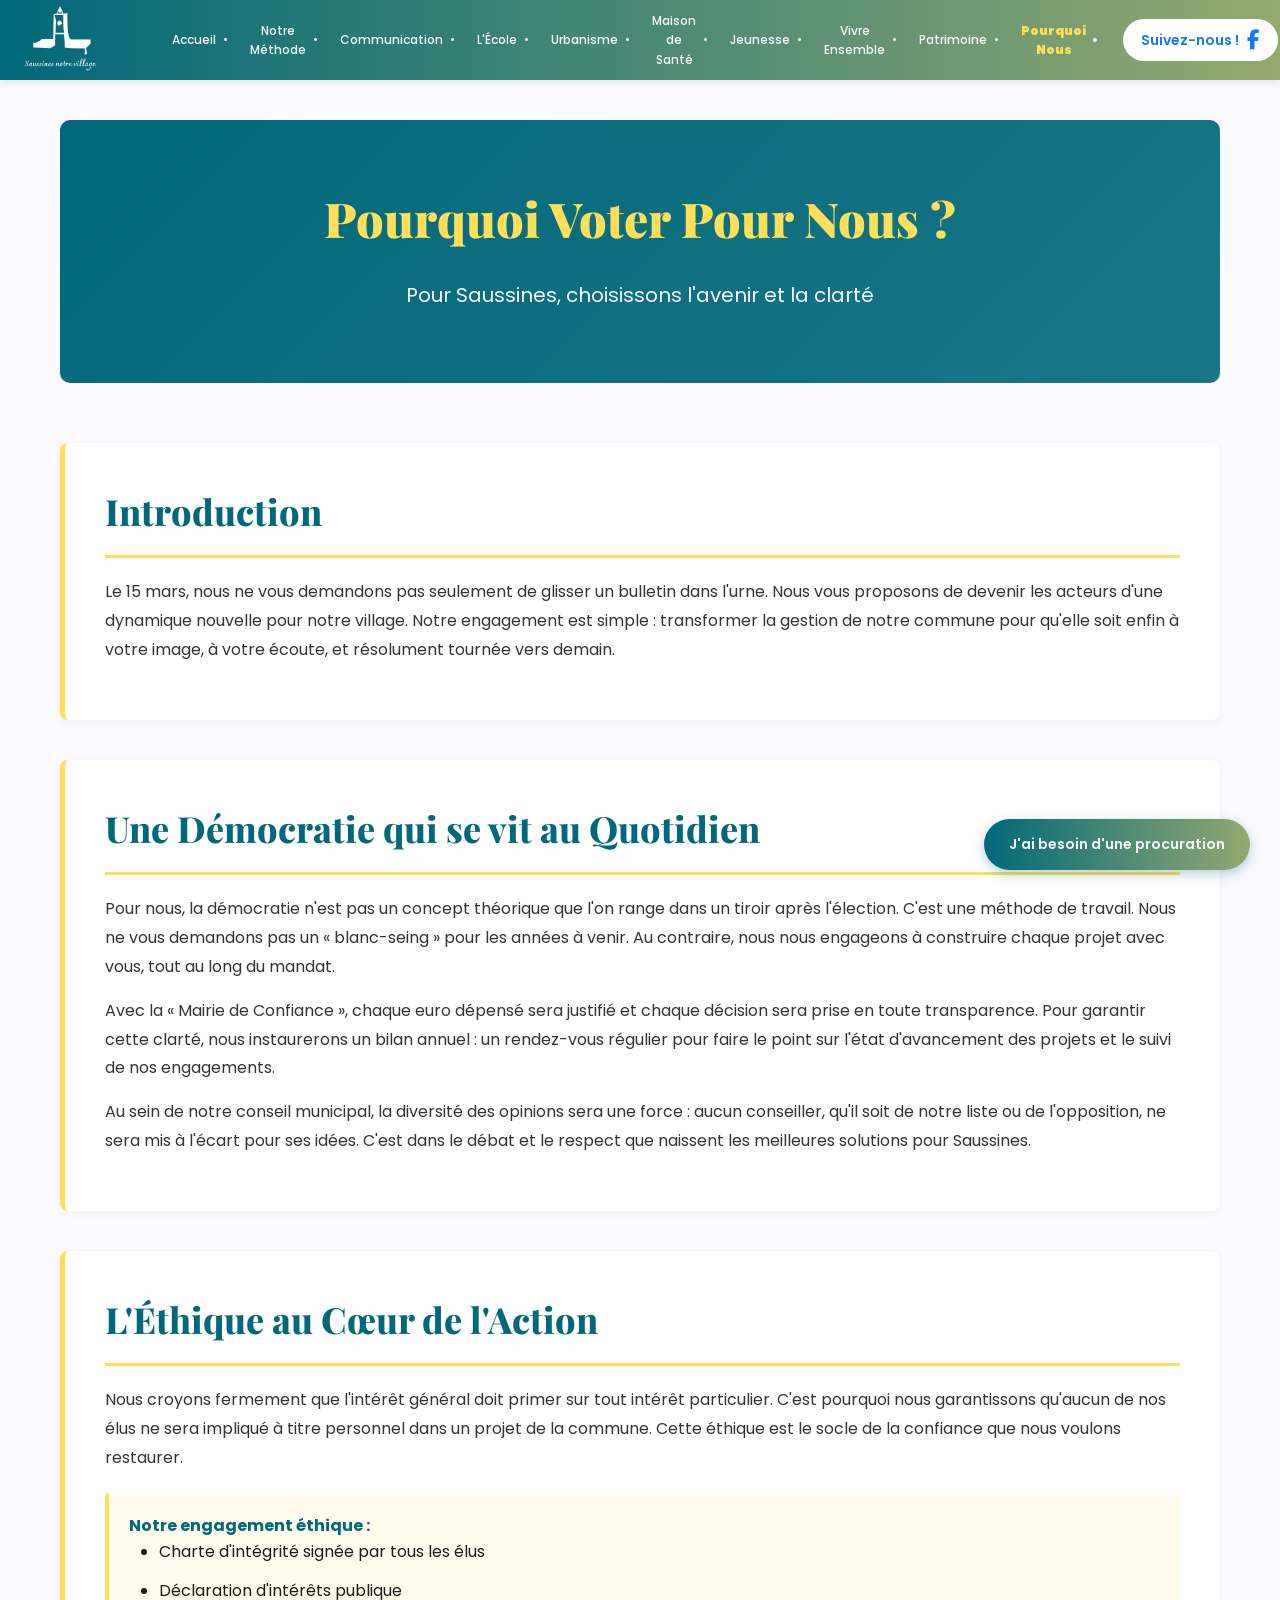
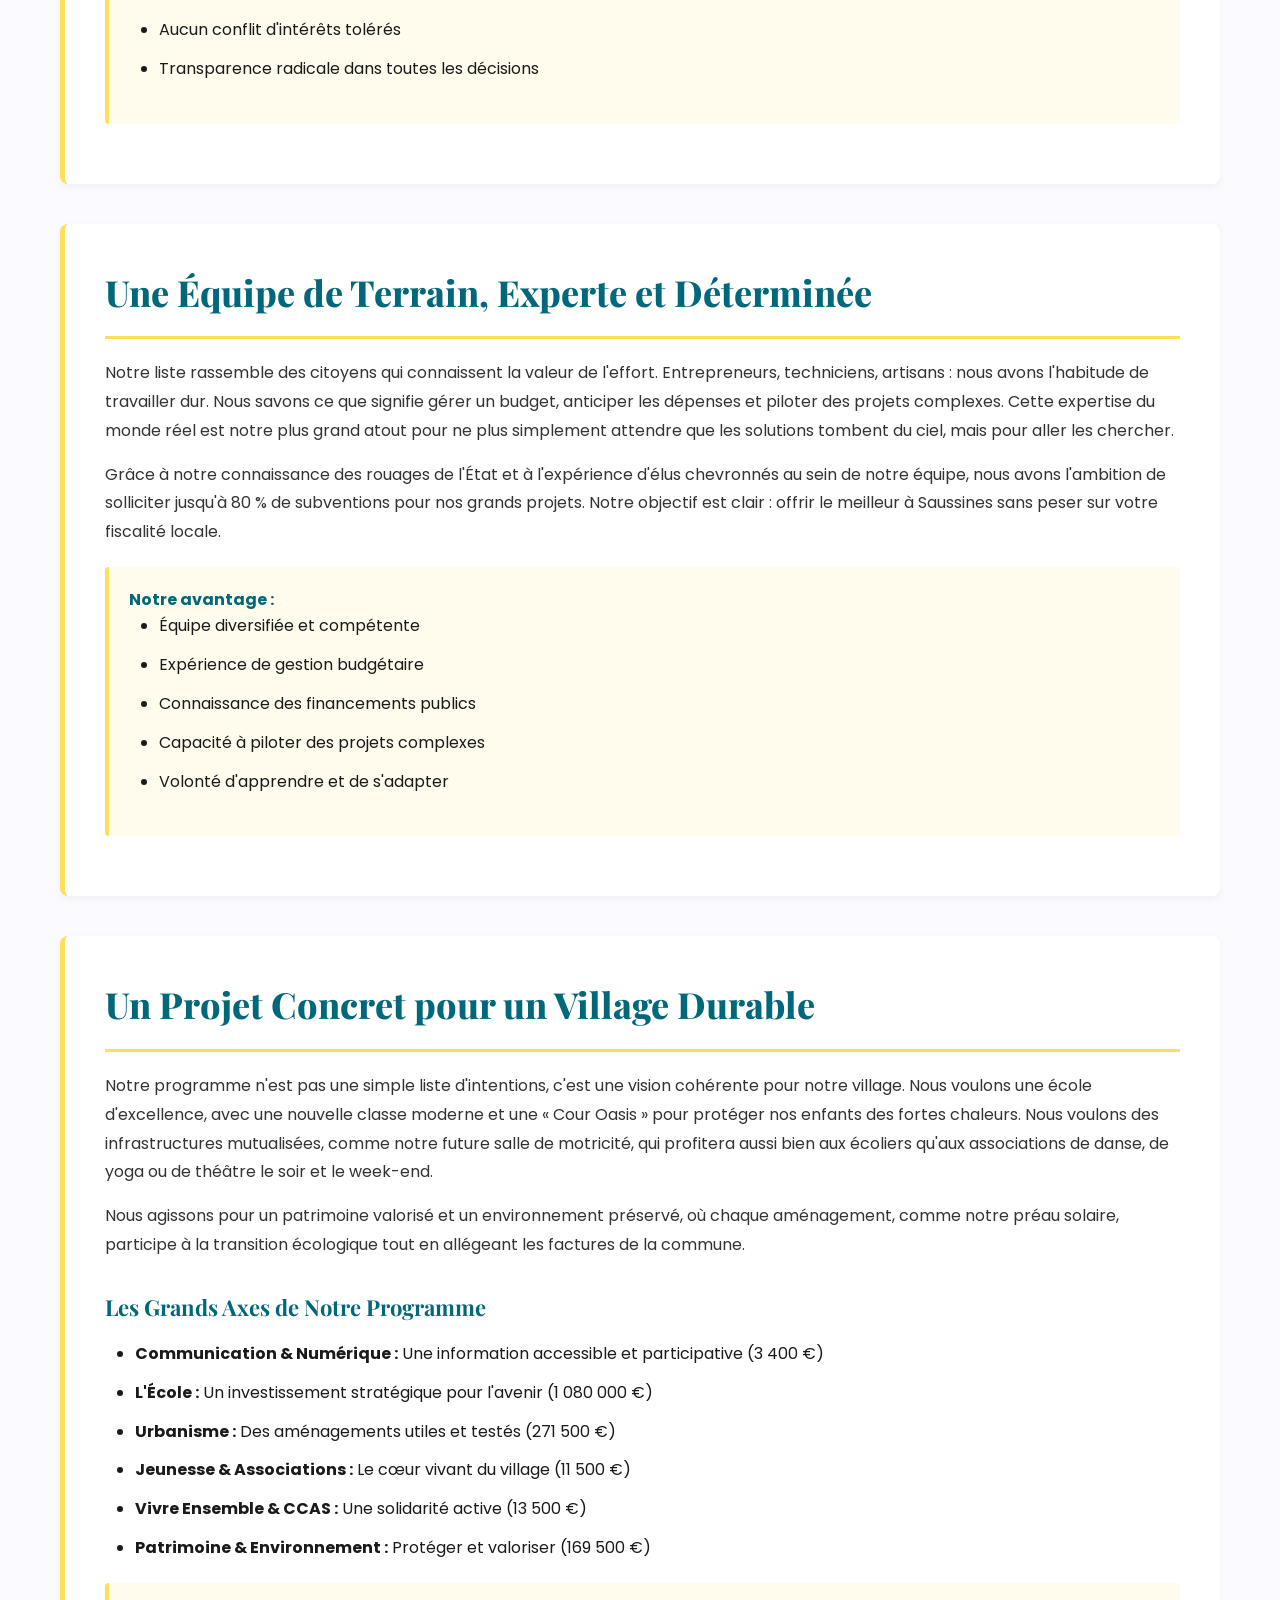
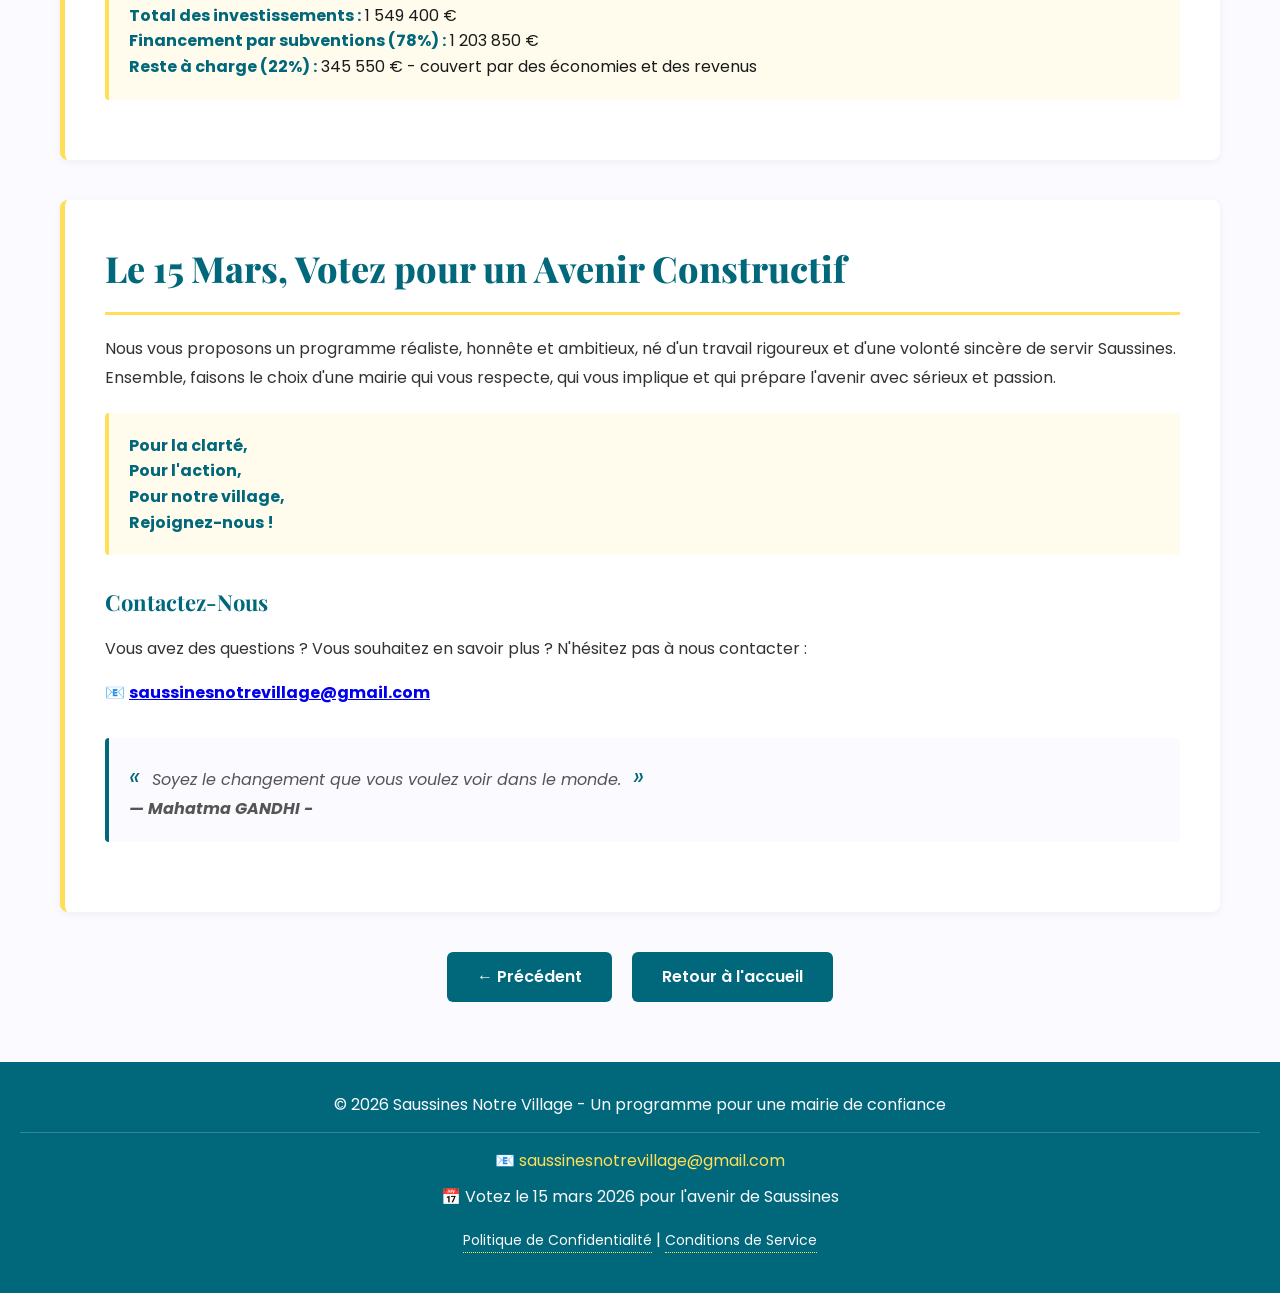
<file: pourquoi-nous.html>
<!DOCTYPE html>
<html lang="fr">
<head>
    <meta charset="UTF-8">
    <meta name="viewport" content="width=device-width, initial-scale=1.0">
    <link rel="icon" type="image/png" href="favicon.png">    
    <link rel="stylesheet" href="https://cdnjs.cloudflare.com/ajax/libs/font-awesome/6.4.0/css/all.min.css">    
    <title>Pourquoi Voter Pour Nous? - Saussines Notre Village</title>
    <link rel="stylesheet" href="styles.css">
</head>
<body>
    <header>
        <div class="header-container">
            <a href="index.html" class="logo"><img src="icon-transparent-blanc.png" alt="Saussines Notre Village" class="logo-img"></a>
            <button class="burger-menu" id="burgerMenu">
                <span></span>
                <span></span>
                <span></span>
            </button>
            <nav id="navMenu">
                <a href="index.html">Accueil</a>
                <a href="methode.html">Notre Méthode</a>
                <a href="communication.html">Communication</a>
                <a href="ecole.html">L'École</a>
                <a href="urbanisme.html">Urbanisme</a>
                <a href="sante.html">Maison de Santé</a>
                <a href="jeunesse.html">Jeunesse</a>
                <a href="vivre-ensemble.html">Vivre Ensemble</a>
                <a href="patrimoine.html">Patrimoine</a>
                <a href="pourquoi-nous.html" class="active">Pourquoi Nous</a>
                <a href="https://www.facebook.com/people/Saussines-notre-village/61587256763492" target="_blank" rel="noopener noreferrer" class="facebook-button" title="Suivez-nous sur Facebook"><span>Suivez-nous !</span> <i class="fab fa-facebook-f"></i></a>   
            </nav>
        </div>
    </header>

    <main>
        <section class="hero">
            <h1>Pourquoi Voter Pour Nous ?</h1>
            <p>Pour Saussines, choisissons l'avenir et la clarté</p>
        </section>

        <section class="content-section">
            <h2>Introduction</h2>
            <p>
                Le 15 mars, nous ne vous demandons pas seulement de glisser un bulletin dans l'urne. Nous vous proposons de 
                devenir les acteurs d'une dynamique nouvelle pour notre village. Notre engagement est simple : transformer la 
                gestion de notre commune pour qu'elle soit enfin à votre image, à votre écoute, et résolument tournée vers demain.
            </p>
        </section>

        <section class="content-section">
            <h2>Une Démocratie qui se vit au Quotidien</h2>
            <p>
                Pour nous, la démocratie n'est pas un concept théorique que l'on range dans un tiroir après l'élection. 
                C'est une méthode de travail. Nous ne vous demandons pas un « blanc-seing » pour les années à venir. 
                Au contraire, nous nous engageons à construire chaque projet avec vous, tout au long du mandat.
            </p>
            <p>
                Avec la « Mairie de Confiance », chaque euro dépensé sera justifié et chaque décision sera prise en toute 
                transparence. Pour garantir cette clarté, nous instaurerons un bilan annuel : un rendez-vous 
                régulier pour faire le point sur l'état d'avancement des projets et le suivi de nos engagements. 
            </p>
            <p>
                Au sein de notre conseil municipal, la diversité des opinions sera une force : aucun conseiller, qu'il soit 
                de notre liste ou de l'opposition, ne sera mis à l'écart pour ses idées. C'est dans le débat et le respect 
                que naissent les meilleures solutions pour Saussines.
            </p>
        </section>

        <section class="content-section">
            <h2>L'Éthique au Cœur de l'Action</h2>
            <p>
                Nous croyons fermement que l'intérêt général doit primer sur tout intérêt particulier. C'est pourquoi nous 
                garantissons qu'aucun de nos élus ne sera impliqué à titre personnel dans un projet de la commune. 
                Cette éthique est le socle de la confiance que nous voulons restaurer.
            </p>

            <div class="highlight-box">
                <strong>Notre engagement éthique :</strong>
                <ul>
                    <li>Charte d'intégrité signée par tous les élus</li>
                    <li>Déclaration d'intérêts publique</li>
                    <li>Aucun conflit d'intérêts tolérés</li>
                    <li>Transparence radicale dans toutes les décisions</li>
                </ul>
            </div>
        </section>

        <section class="content-section">
            <h2>Une Équipe de Terrain, Experte et Déterminée</h2>
            <p>
                Notre liste rassemble des citoyens qui connaissent la valeur de l'effort. Entrepreneurs, techniciens, 
                artisans : nous avons l'habitude de travailler dur. Nous savons ce que signifie gérer un budget, 
                anticiper les dépenses et piloter des projets complexes. Cette expertise du monde réel est notre plus grand 
                atout pour ne plus simplement attendre que les solutions tombent du ciel, mais pour aller les chercher.
            </p>
            <p>
                Grâce à notre connaissance des rouages de l'État et à l'expérience d'élus chevronnés au sein de notre équipe, 
                nous avons l'ambition de solliciter jusqu'à 80 % de subventions pour nos grands projets. Notre objectif est clair : 
                offrir le meilleur à Saussines sans peser sur votre fiscalité locale.
            </p>

            <div class="highlight-box">
                <strong>Notre avantage :</strong>
                <ul>
                    <li>Équipe diversifiée et compétente</li>
                    <li>Expérience de gestion budgétaire</li>
                    <li>Connaissance des financements publics</li>
                    <li>Capacité à piloter des projets complexes</li>
                    <li>Volonté d'apprendre et de s'adapter</li>
                </ul>
            </div>
        </section>

        <section class="content-section">
            <h2>Un Projet Concret pour un Village Durable</h2>
            <p>
                Notre programme n'est pas une simple liste d'intentions, c'est une vision cohérente pour notre village. 
                Nous voulons une école d'excellence, avec une nouvelle classe moderne et une « Cour Oasis » pour protéger 
                nos enfants des fortes chaleurs. Nous voulons des infrastructures mutualisées, comme notre future salle de 
                motricité, qui profitera aussi bien aux écoliers qu'aux associations de danse, de yoga ou de théâtre le soir 
                et le week-end.
            </p>
            <p>
                Nous agissons pour un patrimoine valorisé et un environnement préservé, où chaque aménagement, comme notre 
                préau solaire, participe à la transition écologique tout en allégeant les factures de la commune.
            </p>

            <h3>Les Grands Axes de Notre Programme</h3>
            <ul>
                <li><strong>Communication & Numérique :</strong> Une information accessible et participative (3 400 €)</li>
                <li><strong>L'École :</strong> Un investissement stratégique pour l'avenir (1 080 000 €)</li>
                <li><strong>Urbanisme :</strong> Des aménagements utiles et testés (271 500 €)</li>
                <li><strong>Jeunesse & Associations :</strong> Le cœur vivant du village (11 500 €)</li>
                <li><strong>Vivre Ensemble & CCAS :</strong> Une solidarité active (13 500 €)</li>
                <li><strong>Patrimoine & Environnement :</strong> Protéger et valoriser (169 500 €)</li>
            </ul>

            <div class="highlight-box">
                <strong>Total des investissements :</strong> 1 549 400 €<br>
                <strong>Financement par subventions (78%) :</strong> 1 203 850 €<br>
                <strong>Reste à charge (22%) :</strong> 345 550 € - couvert par des économies et des revenus
            </div>
        </section>

        <section class="content-section">
            <h2>Le 15 Mars, Votez pour un Avenir Constructif</h2>
            <p>
                Nous vous proposons un programme réaliste, honnête et ambitieux, né d'un travail rigoureux et d'une volonté 
                sincère de servir Saussines. Ensemble, faisons le choix d'une mairie qui vous respecte, qui vous implique et 
                qui prépare l'avenir avec sérieux et passion.
            </p>

            <div class="highlight-box">
                <strong>Pour la clarté,<br>
                Pour l'action,<br>
                Pour notre village,<br>
                Rejoignez-nous !</strong>
            </div>

            <h3>Contactez-Nous</h3>
            <p>
                Vous avez des questions ? Vous souhaitez en savoir plus ? N'hésitez pas à nous contacter :
            </p>
            <p>
                📧 <strong><a href="mailto:saussinesnotrevillage@gmail.com">saussinesnotrevillage@gmail.com</a></strong>
            </p>

            <div class="quote">
                <div class="quote-content">Soyez le changement que vous voulez voir dans le monde.</div>
                <strong>— Mahatma GANDHI -</strong>
            </div>
        </section>

        <div class="nav-buttons">
            <a href="patrimoine.html" class="btn btn-primary">← Précédent</a>
            <a href="index.html" class="btn btn-home">Retour à l'accueil</a>
        </div>
    </main>

    <footer>
        <p>&copy; 2026 Saussines Notre Village - Un programme pour une mairie de confiance</p>
        <div class="footer-contact">
            <p>📧 <a href="mailto:saussinesnotrevillage@gmail.com">saussinesnotrevillage@gmail.com</a></p>
            <p>📅 Votez le 15 mars 2026 pour l'avenir de Saussines</p>
            <p><a href="politique-confidentialite.html" class="footer-link">Politique de Confidentialité</a> | <a href="conditions-service.html" class="footer-link">Conditions de Service</a></p>
        </div>
    </footer>

    <button class="floating-button" id="procurationButton">J'ai besoin d'une procuration</button>

    <!-- Popup Procuration Modal -->
    <div id="procurationModal" class="modal">
        <div class="modal-content">
            <button class="close-modal">&times;</button>
            <h2>Demande de Procuration</h2>
            
            <p class="modal-intro">Vous n'êtes pas disponible le jour de l'élection ? L'un de nos volontaires peut porter votre voix.</p>
            
            <p>Pour cela, envoyez-nous un mail à <a href="mailto:saussinesnotrevillage@gmail.com" class="email-link">saussinesnotrevillage@gmail.com</a> avec les indications suivantes :</p>
            
            <div class="modal-section">
                <h3>Vos informations</h3>
                <ul>
                    <li>Vos prénoms tels qu'indiqués sur votre pièce d'identité</li>
                    <li>Votre nom de naissance</li>
                    <li>Votre numéro de téléphone</li>
                </ul>
            </div>
            
            <div class="modal-section">
                <h3>Votre demande</h3>
                <ul>
                    <li>Votre numéro d'électeur (Le numéro national d'électeur contient jusqu'à 9 chiffres et est présent sur la carte électorale. Il peut également être retrouvé sur le service Interroger sa situation électorale)</li>
                    <li>Votre date de naissance</li>
                    <li>Votre sexe</li>
                    <li>Votre adresse postale électorale</li>
                </ul>
            </div>
        </div>
    </div>

    <script>
        // Burger menu toggle
        const burgerMenu = document.getElementById('burgerMenu');
        const navMenu = document.getElementById('navMenu');

        burgerMenu.addEventListener('click', () => {
            burgerMenu.classList.toggle('active');
            navMenu.classList.toggle('active');
        });

        // Close menu when a link is clicked
        const navLinks = navMenu.querySelectorAll('a');
        navLinks.forEach(link => {
            link.addEventListener('click', () => {
                burgerMenu.classList.remove('active');
                navMenu.classList.remove('active');
            });
        });

        // Procuration modal
        const procurationButton = document.getElementById('procurationButton');
        const procurationModal = document.getElementById('procurationModal');
        const closeModal = document.querySelector('.close-modal');

        procurationButton.addEventListener('click', () => {
            procurationModal.style.display = 'block';
        });

        closeModal.addEventListener('click', () => {
            procurationModal.style.display = 'none';
        });

        window.addEventListener('click', (event) => {
            if (event.target === procurationModal) {
                procurationModal.style.display = 'none';
            }
        });
    </script>
</body>
</html>
</file>
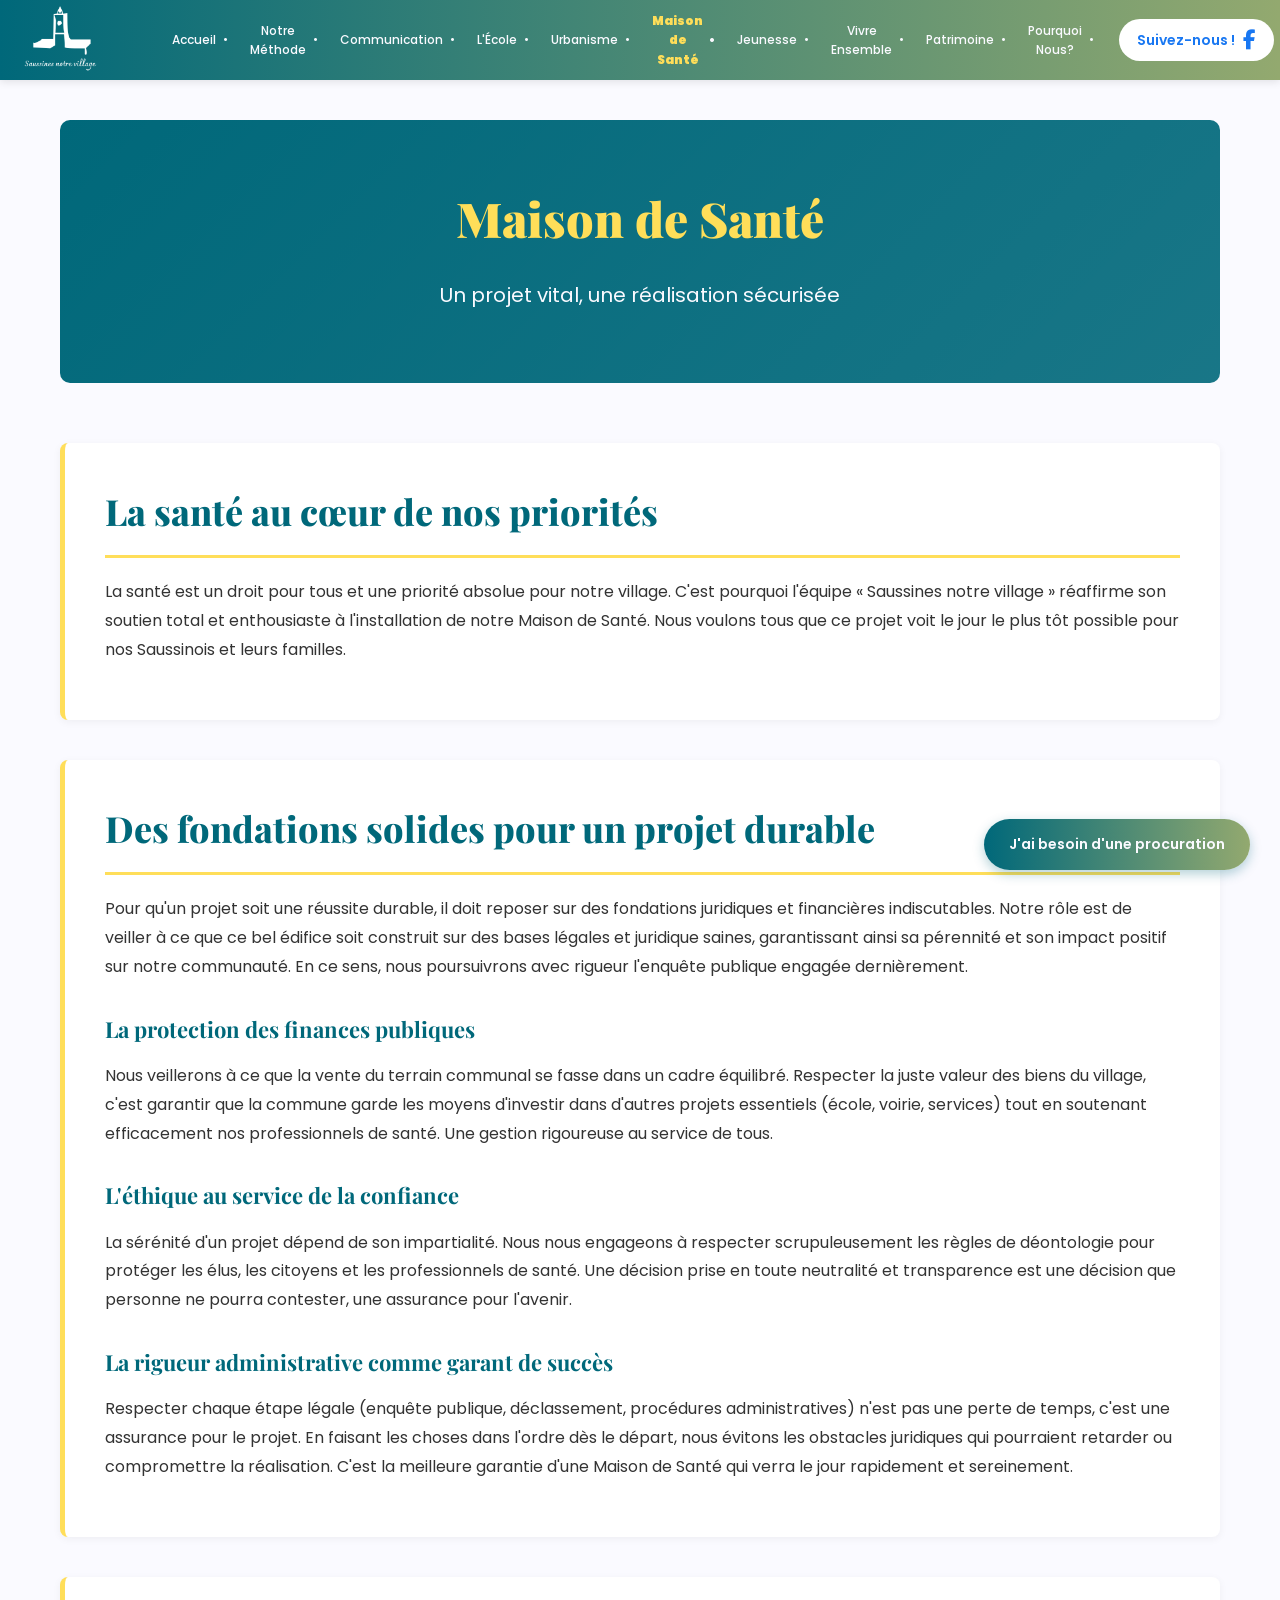
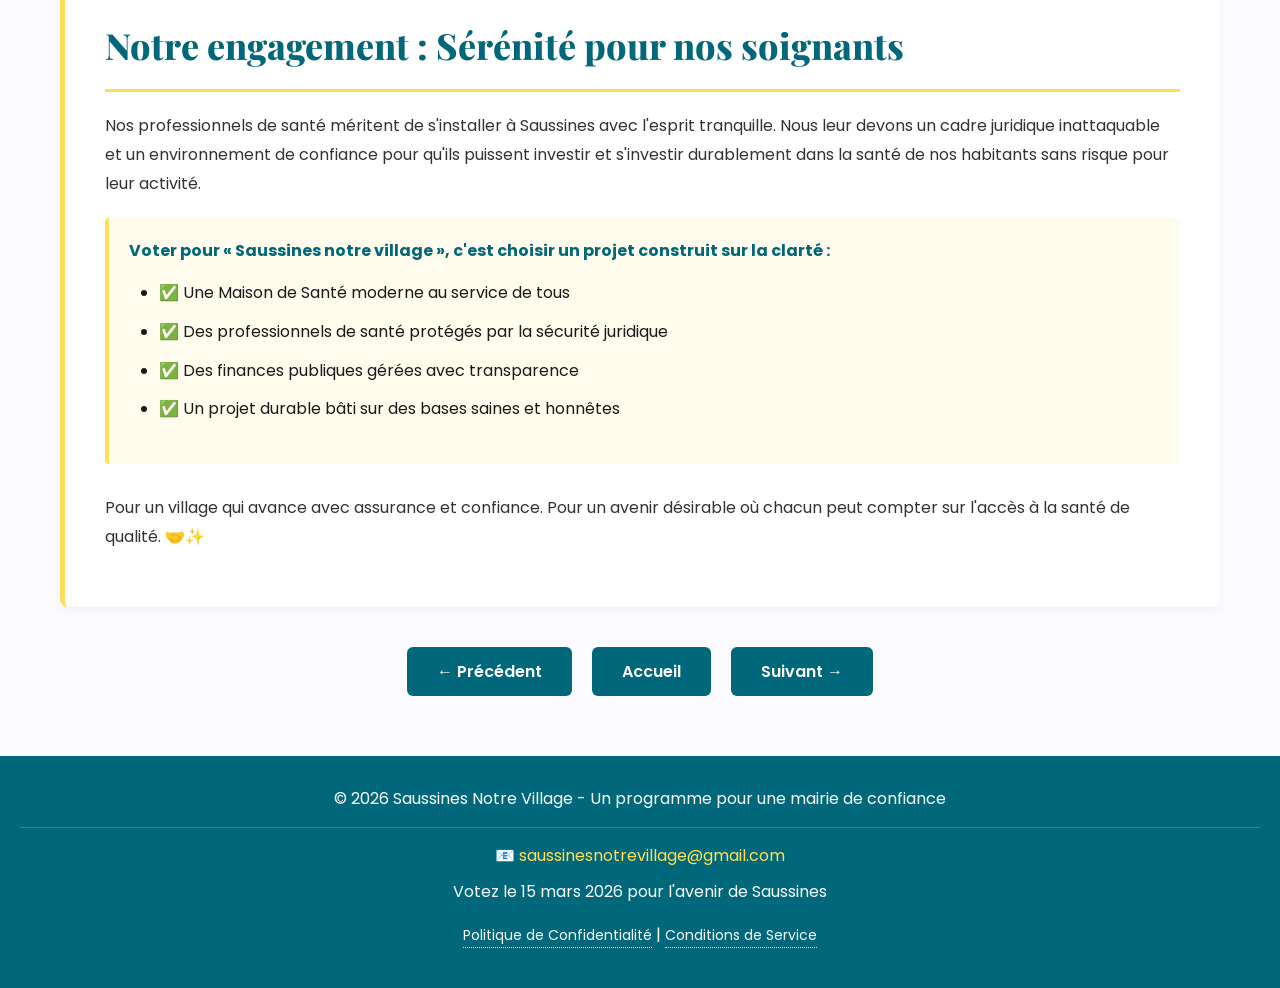
<file: sante.html>
<!DOCTYPE html>
<html lang="fr">
<head>
    <meta charset="UTF-8">
    <meta name="viewport" content="width=device-width, initial-scale=1.0">
    <link rel="icon" type="image/png" href="favicon.png">
    <link rel="stylesheet" href="https://cdnjs.cloudflare.com/ajax/libs/font-awesome/6.4.0/css/all.min.css">
    <title>Maison de Santé - Saussines Notre Village</title>
    <link rel="stylesheet" href="styles.css">
</head>
<body>
    <header>
        <div class="header-container">
            <a href="index.html" class="logo"><img src="icon-transparent-blanc.png" alt="Saussines Notre Village" class="logo-img"></a>
            <button class="burger-menu" id="burgerMenu">
                <span></span>
                <span></span>
                <span></span>
            </button>
            <nav id="navMenu">
                <a href="index.html">Accueil</a>
                <a href="methode.html">Notre Méthode</a>
                <a href="communication.html">Communication</a>
                <a href="ecole.html">L'École</a>
                <a href="urbanisme.html">Urbanisme</a>
                <a href="sante.html" class="active">Maison de Santé</a>
                <a href="jeunesse.html">Jeunesse</a>
                <a href="vivre-ensemble.html">Vivre Ensemble</a>
                <a href="patrimoine.html">Patrimoine</a>
                <a href="pourquoi-nous.html">Pourquoi Nous?</a>                
                <a href="https://www.facebook.com/people/Saussines-notre-village/61587256763492" target="_blank" rel="noopener noreferrer" class="facebook-button" title="Suivez-nous sur Facebook"><span>Suivez-nous !</span> <i class="fab fa-facebook-f"></i></a>   
            </nav>
        </div>
    </header>

    <main>
        <section class="hero">
            <h1>Maison de Santé</h1>
            <p>Un projet vital, une réalisation sécurisée</p>
        </section>

        <section class="content-section">
            <h2>La santé au cœur de nos priorités</h2>
            <p>
                La santé est un droit pour tous et une priorité absolue pour notre village. C'est pourquoi l'équipe « Saussines notre village » 
                réaffirme son soutien total et enthousiaste à l'installation de notre Maison de Santé. Nous voulons tous que ce projet voit le 
                jour le plus tôt possible pour nos Saussinois et leurs familles.
            </p>
        </section>

        <section class="content-section">
            <h2>Des fondations solides pour un projet durable</h2>
            <p>
                Pour qu'un projet soit une réussite durable, il doit reposer sur des fondations juridiques et financières indiscutables. 
                Notre rôle est de veiller à ce que ce bel édifice soit construit sur des bases légales et juridique saines, garantissant ainsi sa pérennité et 
                son impact positif sur notre communauté. En ce sens, nous poursuivrons avec rigueur l'enquête publique engagée dernièrement.
            </p>

            <h3>La protection des finances publiques</h3>
            <p>
                Nous veillerons à ce que la vente du terrain communal se fasse dans un cadre équilibré. Respecter la juste valeur des biens 
                du village, c'est garantir que la commune garde les moyens d'investir dans d'autres projets essentiels (école, voirie, 
                services) tout en soutenant efficacement nos professionnels de santé. Une gestion rigoureuse au service de tous.
            </p>

            <h3>L'éthique au service de la confiance</h3>
            <p>
                La sérénité d'un projet dépend de son impartialité. Nous nous engageons à respecter scrupuleusement les règles de déontologie 
                pour protéger les élus, les citoyens et les professionnels de santé. Une décision prise en toute neutralité et transparence 
                est une décision que personne ne pourra contester, une assurance pour l'avenir.
            </p>

            <h3>La rigueur administrative comme garant de succès</h3>
            <p>
                Respecter chaque étape légale (enquête publique, déclassement, procédures administratives) n'est pas une perte de temps, 
                c'est une assurance pour le projet. En faisant les choses dans l'ordre dès le départ, nous évitons les obstacles juridiques 
                qui pourraient retarder ou compromettre la réalisation. C'est la meilleure garantie d'une Maison de Santé qui verra le jour 
                rapidement et sereinement.
            </p>
        </section>

        <section class="content-section">
            <h2>Notre engagement : Sérénité pour nos soignants</h2>
            <p>
                Nos professionnels de santé méritent de s'installer à Saussines avec l'esprit tranquille. Nous leur devons un cadre 
                juridique inattaquable et un environnement de confiance pour qu'ils puissent investir et s'investir durablement dans 
                la santé de nos habitants sans risque pour leur activité.
            </p>

            <div class="highlight-box">
                <strong>Voter pour « Saussines notre village », c'est choisir un projet construit sur la clarté :</strong>
                <ul style="margin-top: 15px;">
                    <li>✅ Une Maison de Santé moderne au service de tous</li>
                    <li>✅ Des professionnels de santé protégés par la sécurité juridique</li>
                    <li>✅ Des finances publiques gérées avec transparence</li>
                    <li>✅ Un projet durable bâti sur des bases saines et honnêtes</li>
                </ul>
            </div>

            <p style="margin-top: 30px;">
                Pour un village qui avance avec assurance et confiance. Pour un avenir désirable où chacun peut compter sur l'accès 
                à la santé de qualité. 🤝✨
            </p>
        </section>

        <div class="nav-buttons">
            <a href="urbanisme.html" class="btn btn-primary">← Précédent</a>
            <a href="index.html" class="btn btn-home">Accueil</a>
            <a href="jeunesse.html" class="btn btn-primary">Suivant →</a>
        </div>
    </main>

    <footer>
        <p>&copy; 2026 Saussines Notre Village - Un programme pour une mairie de confiance</p>
        <div class="footer-contact">
            <p>📧 <a href="mailto:saussinesnotrevillage@gmail.com">saussinesnotrevillage@gmail.com</a></p>
            <p>Votez le 15 mars 2026 pour l'avenir de Saussines</p>
            <p><a href="politique-confidentialite.html" class="footer-link">Politique de Confidentialité</a> | <a href="conditions-service.html" class="footer-link">Conditions de Service</a></p>
        </div>
    </footer>

    <button class="floating-button" id="procurationButton">J'ai besoin d'une procuration</button>

    <!-- Popup Procuration Modal -->
    <div id="procurationModal" class="modal">
        <div class="modal-content">
            <button class="close-modal">&times;</button>
            <h2>Demande de Procuration</h2>
            
            <p class="modal-intro">Vous n'êtes pas disponible le jour de l'élection ? L'un de nos volontaires peut porter votre voix.</p>
            
            <p>Pour cela, envoyez-nous un mail à <a href="mailto:saussinesnotrevillage@gmail.com" class="email-link">saussinesnotrevillage@gmail.com</a> avec les indications suivantes :</p>
            
            <div class="modal-section">
                <h3>Vos informations</h3>
                <ul>
                    <li>Vos prénoms tels qu'indiqués sur votre pièce d'identité</li>
                    <li>Votre nom de naissance</li>
                    <li>Votre numéro de téléphone</li>
                </ul>
            </div>
            
            <div class="modal-section">
                <h3>Votre demande</h3>
                <ul>
                    <li>Votre numéro d'électeur (Le numéro national d'électeur contient jusqu'à 9 chiffres et est présent sur la carte électorale. Il peut également être retrouvé sur le service Interroger sa situation électorale)</li>
                    <li>Votre date de naissance</li>
                    <li>Votre sexe</li>
                    <li>Votre adresse postale électorale</li>
                </ul>
            </div>
        </div>
    </div>

    <script>
        // Burger menu toggle
        const burgerMenu = document.getElementById('burgerMenu');
        const navMenu = document.getElementById('navMenu');

        burgerMenu.addEventListener('click', () => {
            burgerMenu.classList.toggle('active');
            navMenu.classList.toggle('active');
        });

        // Close menu when a link is clicked
        const navLinks = navMenu.querySelectorAll('a');
        navLinks.forEach(link => {
            link.addEventListener('click', () => {
                burgerMenu.classList.remove('active');
                navMenu.classList.remove('active');
            });
        });

        // Procuration modal
        const procurationButton = document.getElementById('procurationButton');
        const procurationModal = document.getElementById('procurationModal');
        const closeModal = document.querySelector('.close-modal');

        procurationButton.addEventListener('click', () => {
            procurationModal.style.display = 'block';
        });

        closeModal.addEventListener('click', () => {
            procurationModal.style.display = 'none';
        });

        window.addEventListener('click', (event) => {
            if (event.target === procurationModal) {
                procurationModal.style.display = 'none';
            }
        });
    </script>
</body>
</html>
</file>
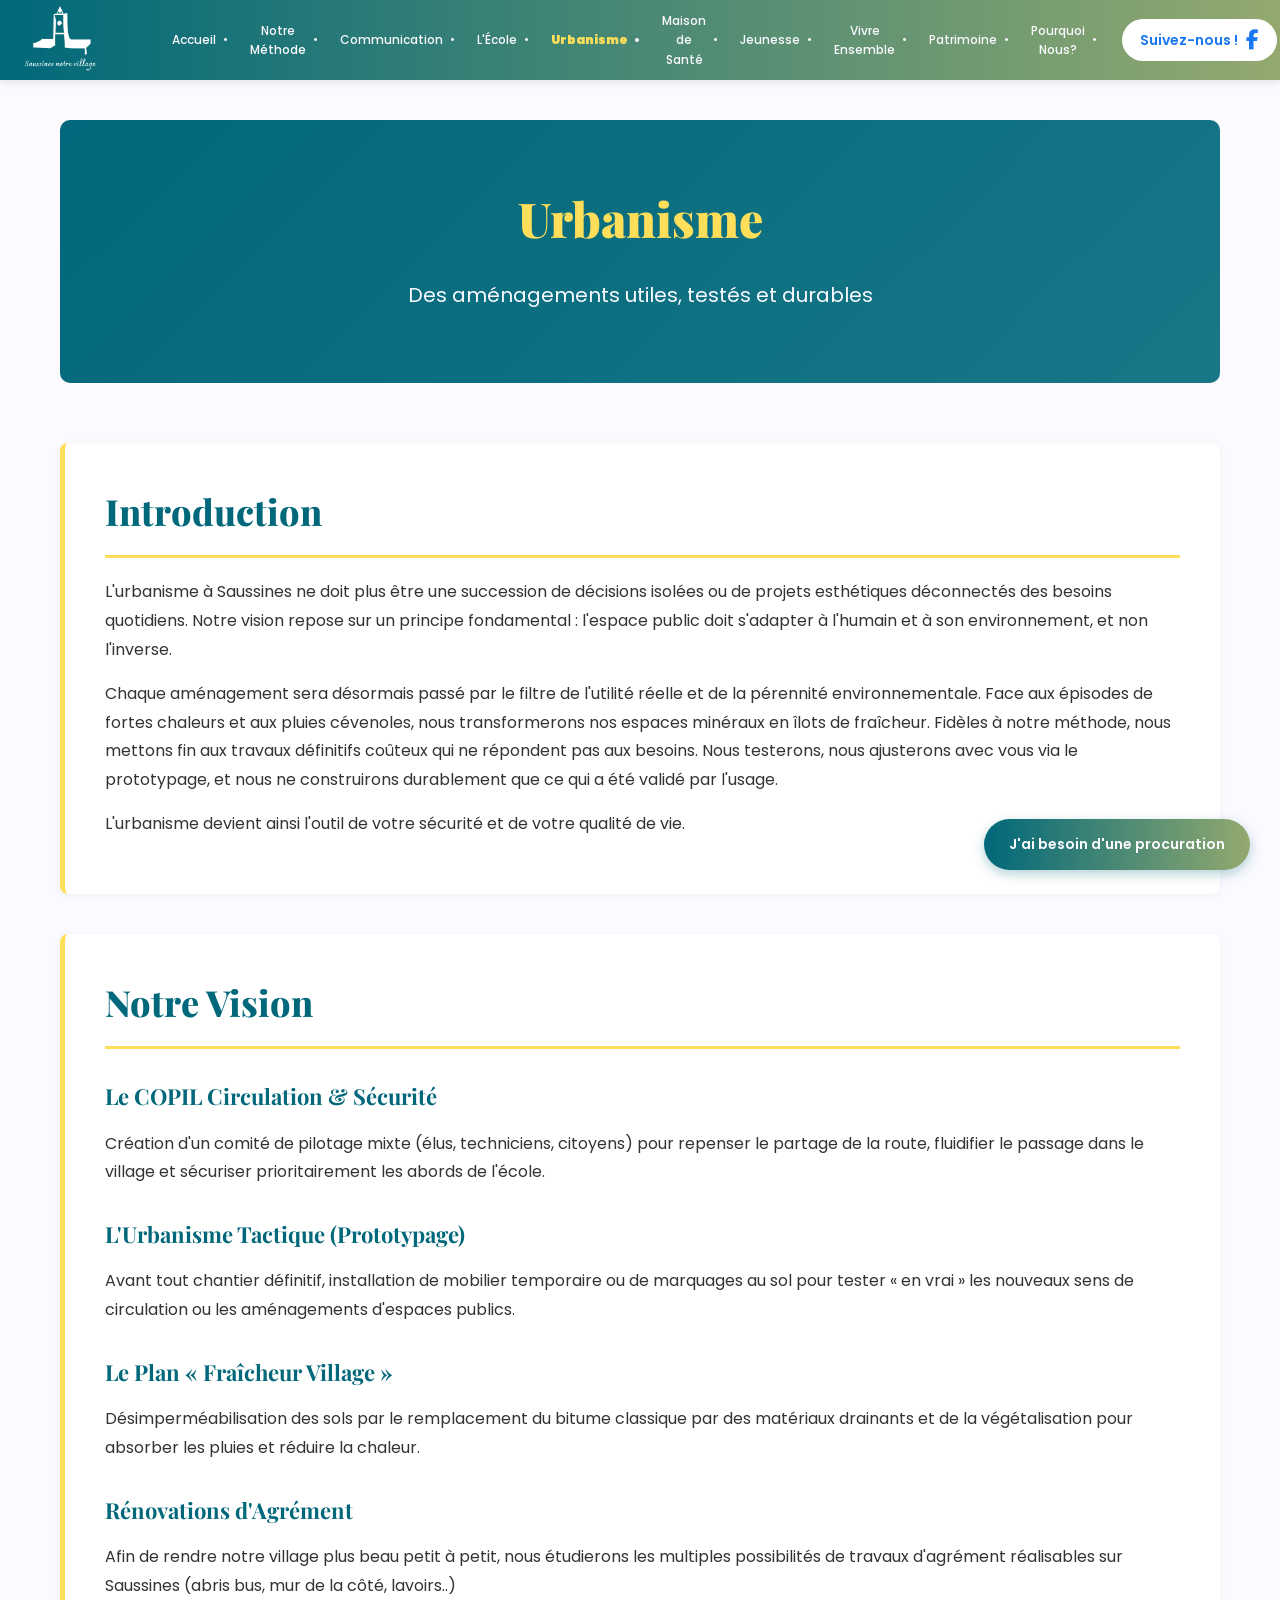
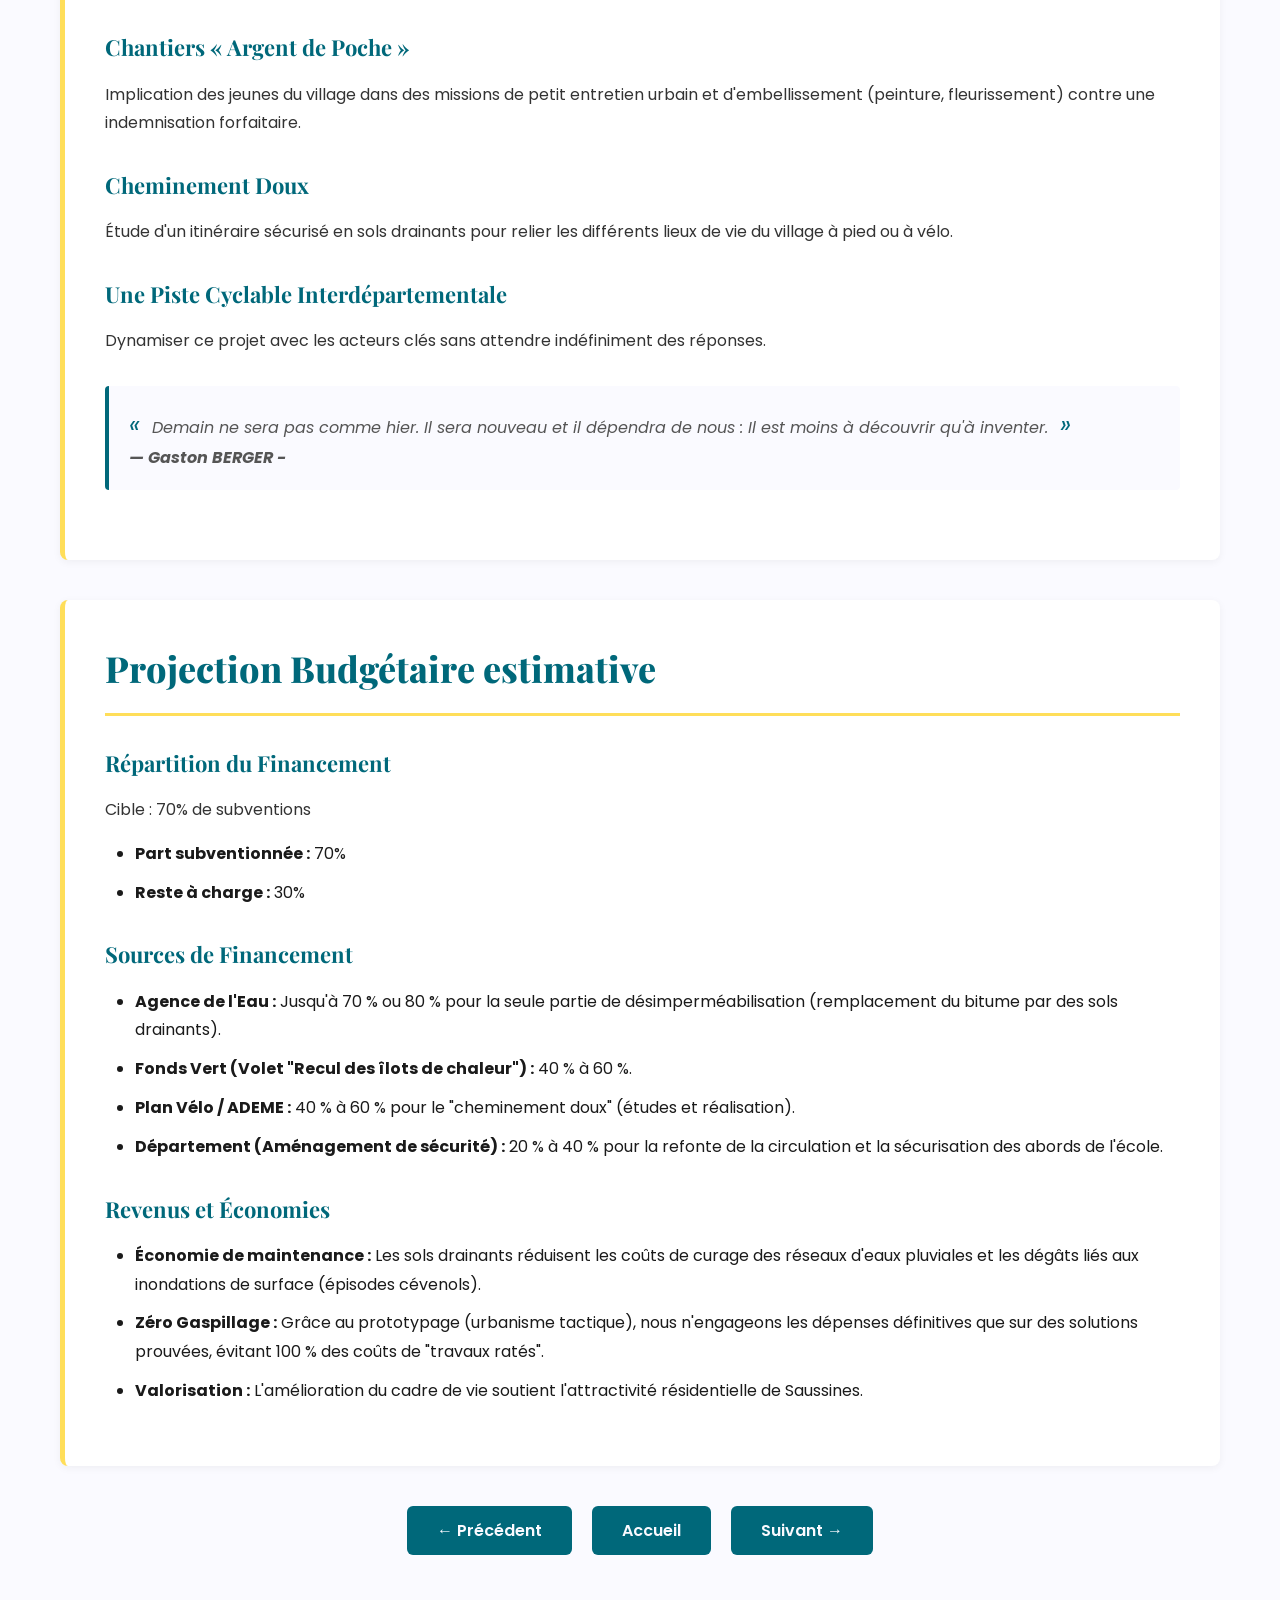
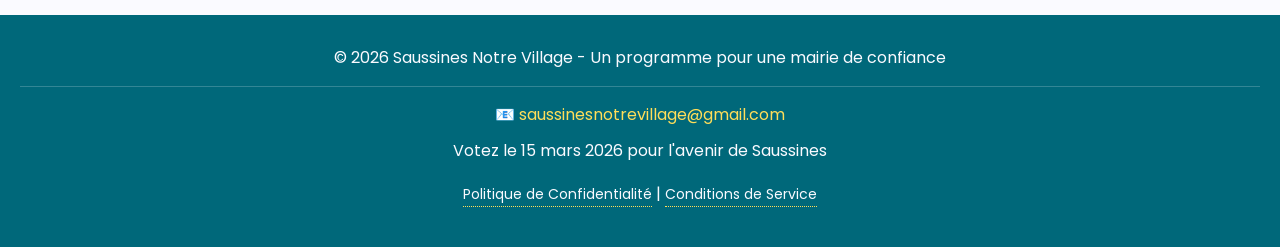
<file: urbanisme.html>
<!DOCTYPE html>
<html lang="fr">
<head>
    <meta charset="UTF-8">
    <meta name="viewport" content="width=device-width, initial-scale=1.0">
    <link rel="icon" type="image/png" href="favicon.png">
    <link rel="stylesheet" href="https://cdnjs.cloudflare.com/ajax/libs/font-awesome/6.4.0/css/all.min.css">
    <title>Urbanisme - Saussines Notre Village</title>
    <link rel="stylesheet" href="styles.css">
</head>
<body>
    <header>
        <div class="header-container">
            <a href="index.html" class="logo"><img src="icon-transparent-blanc.png" alt="Saussines Notre Village" class="logo-img"></a>
            <button class="burger-menu" id="burgerMenu">
                <span></span>
                <span></span>
                <span></span>
            </button>
            <nav id="navMenu">
                <a href="index.html">Accueil</a>
                <a href="methode.html">Notre Méthode</a>
                <a href="communication.html">Communication</a>
                <a href="ecole.html">L'École</a>
                <a href="urbanisme.html" class="active">Urbanisme</a>
                <a href="sante.html">Maison de Santé</a>
                <a href="jeunesse.html">Jeunesse</a>
                <a href="vivre-ensemble.html">Vivre Ensemble</a>
                <a href="patrimoine.html">Patrimoine</a>
                <a href="pourquoi-nous.html">Pourquoi Nous?</a>                
                <a href="https://www.facebook.com/people/Saussines-notre-village/61587256763492" target="_blank" rel="noopener noreferrer" class="facebook-button" title="Suivez-nous sur Facebook"><span>Suivez-nous !</span> <i class="fab fa-facebook-f"></i></a>   
            </nav>
        </div>
    </header>

    <main>
        <section class="hero">
            <h1>Urbanisme</h1>
            <p>Des aménagements utiles, testés et durables</p>
        </section>

        <section class="content-section">
            <h2>Introduction</h2>
            <p>
                L'urbanisme à Saussines ne doit plus être une succession de décisions isolées ou de projets esthétiques 
                déconnectés des besoins quotidiens. Notre vision repose sur un principe fondamental : l'espace public doit 
                s'adapter à l'humain et à son environnement, et non l'inverse.
            </p>
            <p>
                Chaque aménagement sera désormais passé par le filtre de l'utilité réelle et de la pérennité environnementale. 
                Face aux épisodes de fortes chaleurs et aux pluies cévenoles, nous transformerons nos espaces minéraux en îlots 
                de fraîcheur. Fidèles à notre méthode, nous mettons fin aux travaux définitifs coûteux qui ne répondent pas aux besoins. 
                Nous testerons, nous ajusterons avec vous via le prototypage, et nous ne construirons durablement que ce qui a été 
                validé par l'usage.
            </p>
            <p>
                L'urbanisme devient ainsi l'outil de votre sécurité et de votre qualité de vie.
            </p>
        </section>

        <section class="content-section">
            <h2>Notre Vision</h2>

            <h3>Le COPIL Circulation & Sécurité</h3>
            <p>
                Création d'un comité de pilotage mixte (élus, techniciens, citoyens) pour repenser le partage de la route, 
                fluidifier le passage dans le village et sécuriser prioritairement les abords de l'école.
            </p>

            <h3>L'Urbanisme Tactique (Prototypage)</h3>
            <p>
                Avant tout chantier définitif, installation de mobilier temporaire ou de marquages au sol pour tester « en vrai » 
                les nouveaux sens de circulation ou les aménagements d'espaces publics.
            </p>

            <h3>Le Plan « Fraîcheur Village »</h3>
            <p>
                Désimperméabilisation des sols par le remplacement du bitume classique par des matériaux drainants et de la 
                végétalisation pour absorber les pluies et réduire la chaleur.
            </p>

            <h3>Rénovations d'Agrément</h3>
            <p>
                Afin de rendre notre village plus beau petit à petit, nous étudierons les multiples possibilités de travaux d'agrément 
                réalisables sur Saussines (abris bus, mur de la côté, lavoirs..)
            </p>

            <h3>Chantiers « Argent de Poche »</h3>
            <p>
                Implication des jeunes du village dans des missions de petit entretien urbain et d'embellissement (peinture, 
                fleurissement) contre une indemnisation forfaitaire.
            </p>

            <h3>Cheminement Doux</h3>
            <p>
                Étude d'un itinéraire sécurisé en sols drainants pour relier les différents lieux de vie du village à pied ou à vélo.
            </p>

            <h3>Une Piste Cyclable Interdépartementale</h3>
            <p>
                Dynamiser ce projet avec les acteurs clés sans attendre indéfiniment des réponses.
            </p>

            <div class="quote">
                <div class="quote-content">Demain ne sera pas comme hier. Il sera nouveau et il dépendra de nous : Il est moins à découvrir qu'à inventer.</div>
                <strong>— Gaston BERGER -</strong>
            </div>
        </section>

        <section class="content-section">
            <h2>Projection Budgétaire estimative</h2>
            <!-- <table class="budget-table">
                <thead>
                    <tr>
                        <th>Initiative</th>
                        <th>Estimation (HT)</th>
                        <th>Détails</th>
                    </tr>
                </thead>
                <tbody>
                    <tr>
                        <td>Désimperméabilisation</td>
                        <td class="amount">80 000 €</td>
                        <td>Remplacement du bitume par des sols drainants sur les parkings et places.</td>
                    </tr>
                    <tr>
                        <td>Refonte de la Circulation</td>
                        <td class="amount">70 000 €</td>
                        <td>Études de flux, signalétique, marquage et mobilier de sécurisation.</td>
                    </tr>
                    <tr>
                        <td>Cheminement Doux</td>
                        <td class="amount">120 000 €</td>
                        <td>Création d'un itinéraire piéton/cyclable de 1,5m de large en matériaux perméables.</td>
                    </tr>
                    <tr>
                        <td>Chantiers « Argent de Poche »</td>
                        <td class="amount">1 500 €</td>
                        <td>Rémunération de 10 jeunes pour des missions d'intérêt général.</td>
                    </tr>
                    <tr>
                        <td><strong>TOTAL ESTIMÉ (AN 1)</strong></td>
                        <td class="amount"><strong>271 500 €</strong></td>
                        <td></td>
                    </tr>
                </tbody>
            </table> -->

            <h3>Répartition du Financement</h3>
            <p>
                Cible : 70% de subventions
            </p>
            <ul>
                <li><strong>Part subventionnée :</strong> 70% <!-- :</strong> 190 050 € --></li>
                <li><strong>Reste à charge :</strong> 30% <!-- :</strong> 81 450 € --></li>
            </ul>

            <h3>Sources de Financement</h3>
            <ul>
                <li><strong>Agence de l'Eau :</strong> Jusqu'à 70 % ou 80 % pour la seule partie de désimperméabilisation (remplacement du bitume par des sols drainants).</li>
                <li><strong>Fonds Vert (Volet "Recul des îlots de chaleur") :</strong> 40 % à 60 %.</li>
                <li><strong>Plan Vélo / ADEME :</strong> 40 % à 60 % pour le "cheminement doux" (études et réalisation).</li>
                <li><strong>Département (Aménagement de sécurité) :</strong> 20 % à 40 % pour la refonte de la circulation et la sécurisation des abords de l'école.</li>
            </ul>

            <h3>Revenus et Économies</h3>
            <ul>
                <li><strong>Économie de maintenance :</strong> Les sols drainants réduisent les coûts de curage des réseaux d'eaux pluviales et les dégâts liés aux inondations de surface (épisodes cévenols).</li>
                <li><strong>Zéro Gaspillage :</strong> Grâce au prototypage (urbanisme tactique), nous n'engageons les dépenses définitives que sur des solutions prouvées, évitant 100 % des coûts de "travaux ratés".</li>
                <li><strong>Valorisation :</strong> L'amélioration du cadre de vie soutient l'attractivité résidentielle de Saussines.</li>
            </ul>
        </section>

        <div class="nav-buttons">
            <a href="ecole.html" class="btn btn-primary">← Précédent</a>
            <a href="index.html" class="btn btn-home">Accueil</a>
            <a href="sante.html" class="btn btn-primary">Suivant →</a>
        </div>
    </main>

    <footer>
        <p>&copy; 2026 Saussines Notre Village - Un programme pour une mairie de confiance</p>
        <div class="footer-contact">
            <p>📧 <a href="mailto:saussinesnotrevillage@gmail.com">saussinesnotrevillage@gmail.com</a></p>
            <p>Votez le 15 mars 2026 pour l'avenir de Saussines</p>
            <p><a href="politique-confidentialite.html" class="footer-link">Politique de Confidentialité</a> | <a href="conditions-service.html" class="footer-link">Conditions de Service</a></p>
        </div>
    </footer>

    <button class="floating-button" id="procurationButton">J'ai besoin d'une procuration</button>

    <!-- Popup Procuration Modal -->
    <div id="procurationModal" class="modal">
        <div class="modal-content">
            <button class="close-modal">&times;</button>
            <h2>Demande de Procuration</h2>
            
            <p class="modal-intro">Vous n'êtes pas disponible le jour de l'élection ? L'un de nos volontaires peut porter votre voix.</p>
            
            <p>Pour cela, envoyez-nous un mail à <a href="mailto:saussinesnotrevillage@gmail.com" class="email-link">saussinesnotrevillage@gmail.com</a> avec les indications suivantes :</p>
            
            <div class="modal-section">
                <h3>Vos informations</h3>
                <ul>
                    <li>Vos prénoms tels qu'indiqués sur votre pièce d'identité</li>
                    <li>Votre nom de naissance</li>
                    <li>Votre numéro de téléphone</li>
                </ul>
            </div>
            
            <div class="modal-section">
                <h3>Votre demande</h3>
                <ul>
                    <li>Votre numéro d'électeur (Le numéro national d'électeur contient jusqu'à 9 chiffres et est présent sur la carte électorale. Il peut également être retrouvé sur le service Interroger sa situation électorale)</li>
                    <li>Votre date de naissance</li>
                    <li>Votre sexe</li>
                    <li>Votre adresse postale électorale</li>
                </ul>
            </div>
        </div>
    </div>

    <script>
        // Burger menu toggle
        const burgerMenu = document.getElementById('burgerMenu');
        const navMenu = document.getElementById('navMenu');

        burgerMenu.addEventListener('click', () => {
            burgerMenu.classList.toggle('active');
            navMenu.classList.toggle('active');
        });

        // Close menu when a link is clicked
        const navLinks = navMenu.querySelectorAll('a');
        navLinks.forEach(link => {
            link.addEventListener('click', () => {
                burgerMenu.classList.remove('active');
                navMenu.classList.remove('active');
            });
        });

        // Procuration modal
        const procurationButton = document.getElementById('procurationButton');
        const procurationModal = document.getElementById('procurationModal');
        const closeModal = document.querySelector('.close-modal');

        procurationButton.addEventListener('click', () => {
            procurationModal.style.display = 'block';
        });

        closeModal.addEventListener('click', () => {
            procurationModal.style.display = 'none';
        });

        window.addEventListener('click', (event) => {
            if (event.target === procurationModal) {
                procurationModal.style.display = 'none';
            }
        });
    </script>
</body>
</html>
</file>
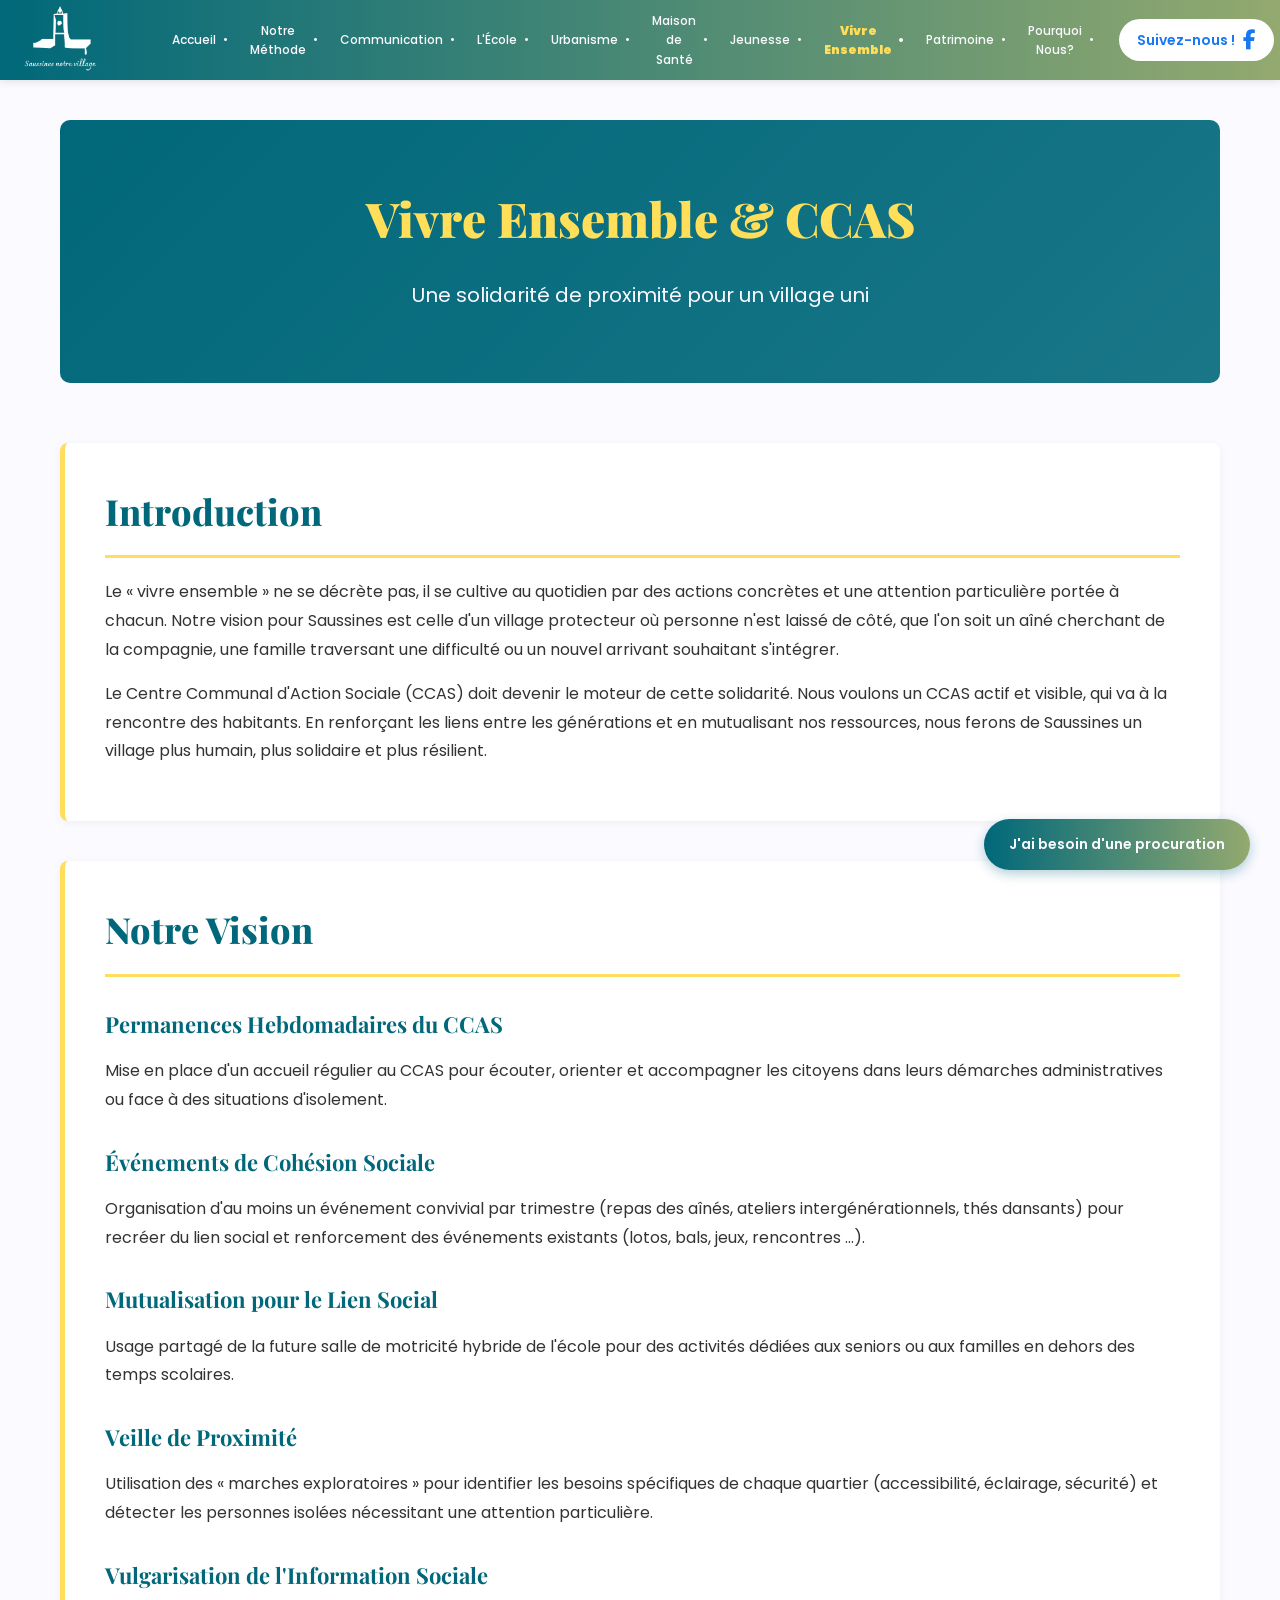
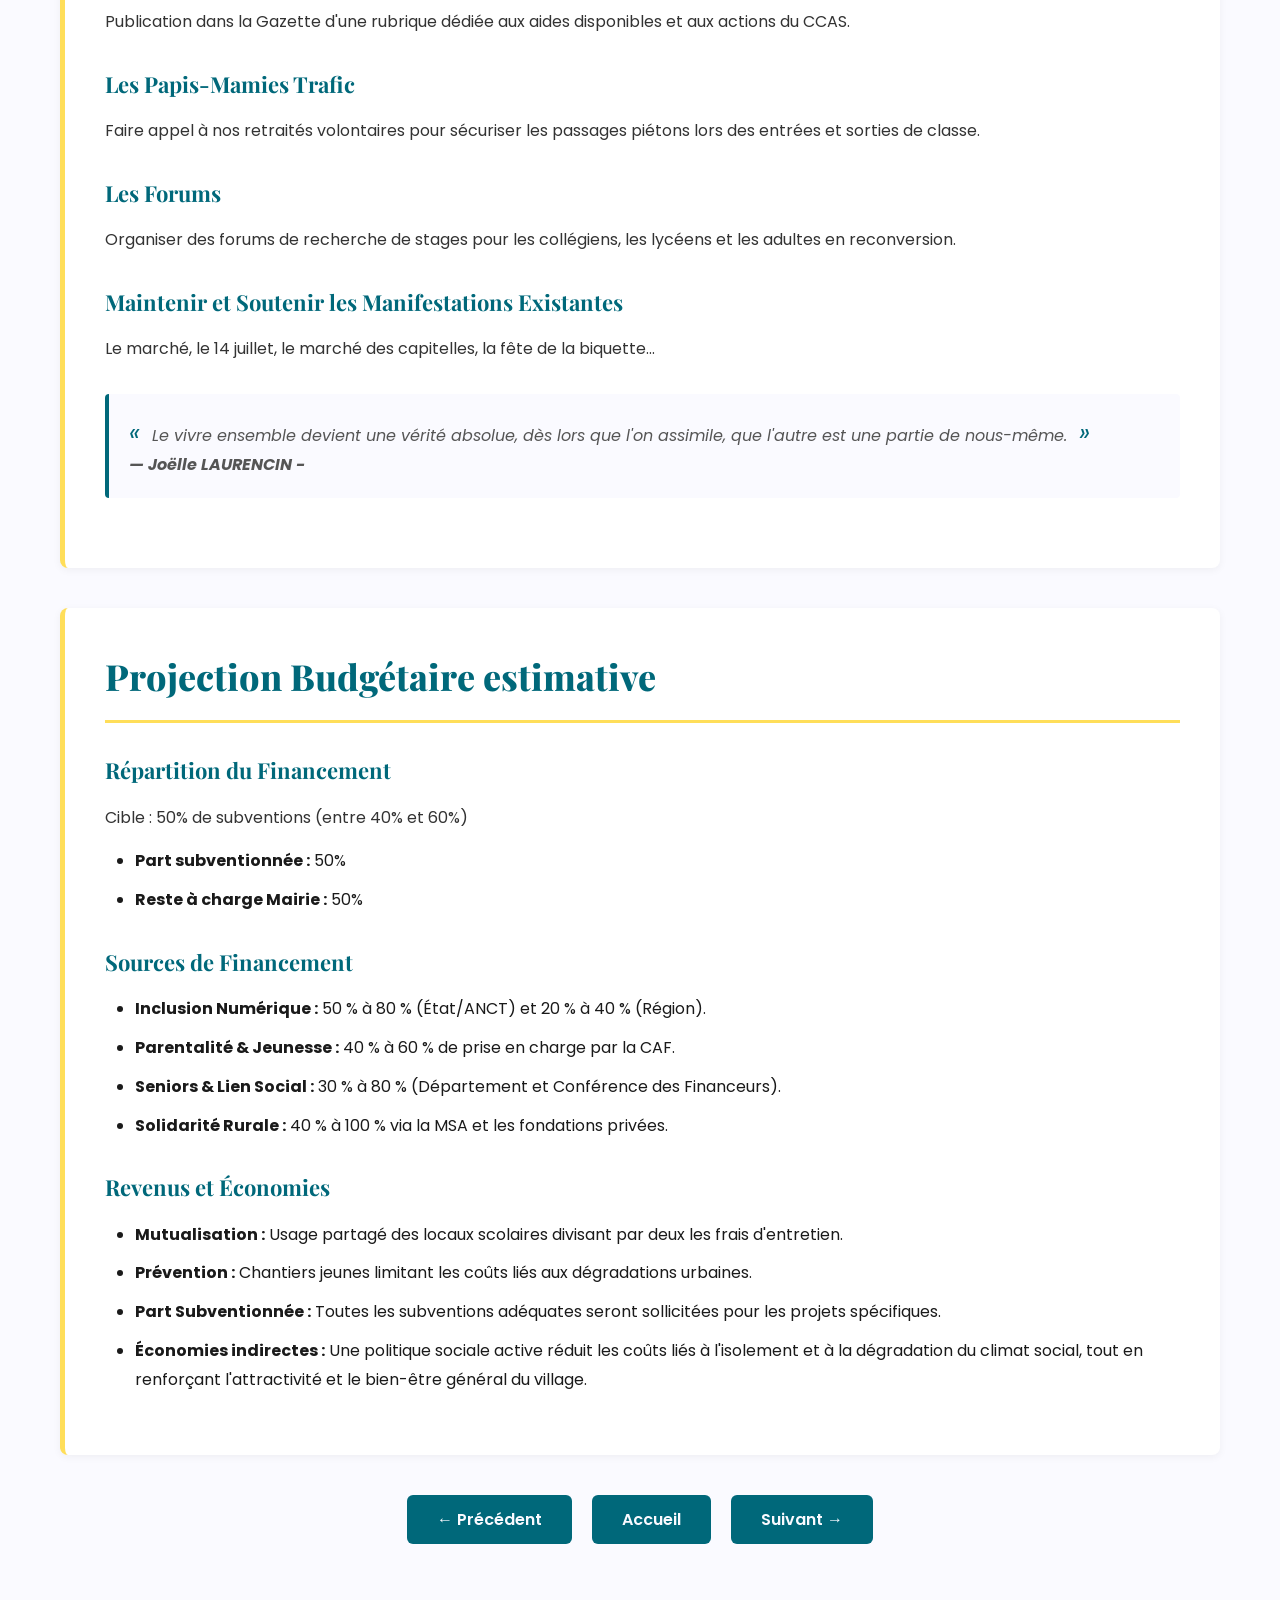
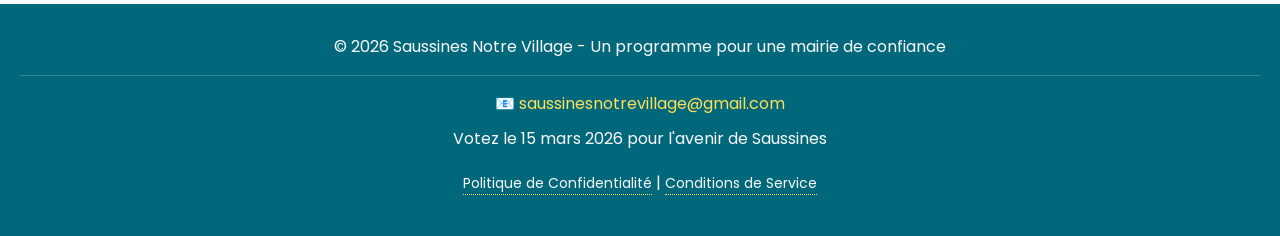
<file: vivre-ensemble.html>
<!DOCTYPE html>
<html lang="fr">
<head>
    <meta charset="UTF-8">
    <meta name="viewport" content="width=device-width, initial-scale=1.0">
    <link rel="icon" type="image/png" href="favicon.png">    
    <link rel="stylesheet" href="https://cdnjs.cloudflare.com/ajax/libs/font-awesome/6.4.0/css/all.min.css">    
    <title>Vivre Ensemble & CCAS - Saussines Notre Village</title>
    <link rel="stylesheet" href="styles.css">
</head>
<body>
    <header>
        <div class="header-container">
            <a href="index.html" class="logo"><img src="icon-transparent-blanc.png" alt="Saussines Notre Village" class="logo-img"></a>
            <button class="burger-menu" id="burgerMenu">
                <span></span>
                <span></span>
                <span></span>
            </button>
            <nav id="navMenu">
                <a href="index.html">Accueil</a>
                <a href="methode.html">Notre Méthode</a>
                <a href="communication.html">Communication</a>
                <a href="ecole.html">L'École</a>
                <a href="urbanisme.html">Urbanisme</a>
                <a href="sante.html">Maison de Santé</a>
                <a href="jeunesse.html">Jeunesse</a>
                <a href="vivre-ensemble.html" class="active">Vivre Ensemble</a>
                <a href="patrimoine.html">Patrimoine</a>
                <a href="pourquoi-nous.html">Pourquoi Nous?</a>                
                <a href="https://www.facebook.com/people/Saussines-notre-village/61587256763492" target="_blank" rel="noopener noreferrer" class="facebook-button" title="Suivez-nous sur Facebook"><span>Suivez-nous !</span> <i class="fab fa-facebook-f"></i></a>   
            </nav>
        </div>
    </header>

    <main>
        <section class="hero">
            <h1>Vivre Ensemble & CCAS</h1>
            <p>Une solidarité de proximité pour un village uni</p>
        </section>

        <section class="content-section">
            <h2>Introduction</h2>
            <p>
                Le « vivre ensemble » ne se décrète pas, il se cultive au quotidien par des actions concrètes et une attention 
                particulière portée à chacun. Notre vision pour Saussines est celle d'un village protecteur où personne n'est laissé 
                de côté, que l'on soit un aîné cherchant de la compagnie, une famille traversant une difficulté ou un nouvel arrivant 
                souhaitant s'intégrer.
            </p>
            <p>
                Le Centre Communal d'Action Sociale (CCAS) doit devenir le moteur de cette solidarité. Nous voulons un CCAS actif 
                et visible, qui va à la rencontre des habitants. En renforçant les liens entre les générations et en mutualisant nos 
                ressources, nous ferons de Saussines un village plus humain, plus solidaire et plus résilient.
            </p>
        </section>

        <section class="content-section">
            <h2>Notre Vision</h2>

            <h3>Permanences Hebdomadaires du CCAS</h3>
            <p>
                Mise en place d'un accueil régulier au CCAS pour écouter, orienter et accompagner les citoyens dans leurs 
                démarches administratives ou face à des situations d'isolement.
            </p>

            <h3>Événements de Cohésion Sociale</h3>
            <p>
                Organisation d'au moins un événement convivial par trimestre (repas des aînés, ateliers intergénérationnels, 
                thés dansants) pour recréer du lien social et renforcement des événements existants (lotos, bals, jeux, rencontres ...).
            </p>

            <h3>Mutualisation pour le Lien Social</h3>
            <p>
                Usage partagé de la future salle de motricité hybride de l'école pour des activités dédiées aux seniors ou aux familles 
                en dehors des temps scolaires.
            </p>

            <h3>Veille de Proximité</h3>
            <p>
                Utilisation des « marches exploratoires » pour identifier les besoins spécifiques de chaque quartier (accessibilité, 
                éclairage, sécurité) et détecter les personnes isolées nécessitant une attention particulière.
            </p>

            <h3>Vulgarisation de l'Information Sociale</h3>
            <p>
                Publication dans la Gazette d'une rubrique dédiée aux aides disponibles et aux actions du CCAS.
            </p>

            <h3>Les Papis-Mamies Trafic</h3>
            <p>
                Faire appel à nos retraités volontaires pour sécuriser les passages piétons lors des entrées et sorties de classe.
            </p>

            <h3>Les Forums</h3>
            <p>
                Organiser des forums de recherche de stages pour les collégiens, les lycéens et les adultes en reconversion.
            </p>

            <h3>Maintenir et Soutenir les Manifestations Existantes</h3>
            <p>
                Le marché, le 14 juillet, le marché des capitelles, la fête de la biquette...
            </p>

            <div class="quote">
                <div class="quote-content">Le vivre ensemble devient une vérité absolue, dès lors que l'on assimile, que l'autre est une partie de nous-même.</div>
                <strong>— Joëlle LAURENCIN -</strong>
            </div>
        </section>

        <section class="content-section">
            <h2>Projection Budgétaire estimative</h2>
            <!-- <table class="budget-table">
                <thead>
                    <tr>
                        <th>Initiative</th>
                        <th>Estimation (HT)</th>
                        <th>Détails</th>
                    </tr>
                </thead>
                <tbody>
                    <tr>
                        <td>Actions du CCAS (Permanences & Veille)</td>
                        <td class="amount">6 500 € /an</td>
                        <td>Réallocation du temps interne pour assurer la proximité.</td>
                    </tr>
                    <tr>
                        <td>Événements Conviviaux</td>
                        <td class="amount">4 500 € / an</td>
                        <td>Budget dédié aux réceptions, animations et ateliers de cohésion.</td>
                    </tr>
                    <tr>
                        <td>Aides d'Urgence et Soutien</td>
                        <td class="amount">2 500 € / an</td>
                        <td>Fonds de secours pour les situations de précarité ponctuelle.</td>
                    </tr>
                    <tr>
                        <td><strong>TOTAL ESTIMÉ (AN 1)</strong></td>
                        <td class="amount"><strong>13 500 €</strong></td>
                        <td></td>
                    </tr>
                </tbody>
            </table> -->

            <h3>Répartition du Financement</h3>
            <p>
                Cible : 50% de subventions (entre 40% et 60%)
            </p>
            <ul>
                <li><strong>Part subventionnée :</strong> 50%<!--  :</strong> 6 750 € --></li>
                <li><strong>Reste à charge Mairie :</strong> 50% <!-- :</strong> 6 750 € --></li>
            </ul>

            <h3>Sources de Financement</h3>
            <ul>
                <li><strong>Inclusion Numérique :</strong> 50 % à 80 % (État/ANCT) et 20 % à 40 % (Région).</li>
                <li><strong>Parentalité & Jeunesse :</strong> 40 % à 60 % de prise en charge par la CAF.</li>
                <li><strong>Seniors & Lien Social :</strong> 30 % à 80 % (Département et Conférence des Financeurs).</li>
                <li><strong>Solidarité Rurale :</strong> 40 % à 100 % via la MSA et les fondations privées.</li>
            </ul>

            <h3>Revenus et Économies</h3>
            <ul>
                <li><strong>Mutualisation :</strong> Usage partagé des locaux scolaires divisant par deux les frais d'entretien.</li>
                <li><strong>Prévention :</strong> Chantiers jeunes limitant les coûts liés aux dégradations urbaines.</li>
                <li><strong>Part Subventionnée :</strong> Toutes les subventions adéquates seront sollicitées pour les projets spécifiques.</li>
                <li><strong>Économies indirectes :</strong> Une politique sociale active réduit les coûts liés à l'isolement et à la dégradation du climat social, tout en renforçant l'attractivité et le bien-être général du village.</li>
            </ul>
        </section>

        <div class="nav-buttons">
            <a href="jeunesse.html" class="btn btn-primary">← Précédent</a>
            <a href="index.html" class="btn btn-home">Accueil</a>
            <a href="patrimoine.html" class="btn btn-primary">Suivant →</a>
        </div>
    </main>

    <footer>
        <p>&copy; 2026 Saussines Notre Village - Un programme pour une mairie de confiance</p>
        <div class="footer-contact">
            <p>📧 <a href="mailto:saussinesnotrevillage@gmail.com">saussinesnotrevillage@gmail.com</a></p>
            <p>Votez le 15 mars 2026 pour l'avenir de Saussines</p>
            <p><a href="politique-confidentialite.html" class="footer-link">Politique de Confidentialité</a> | <a href="conditions-service.html" class="footer-link">Conditions de Service</a></p>
        </div>
    </footer>

    <button class="floating-button" id="procurationButton">J'ai besoin d'une procuration</button>

    <!-- Popup Procuration Modal -->
    <div id="procurationModal" class="modal">
        <div class="modal-content">
            <button class="close-modal">&times;</button>
            <h2>Demande de Procuration</h2>
            
            <p class="modal-intro">Vous n'êtes pas disponible le jour de l'élection ? L'un de nos volontaires peut porter votre voix.</p>
            
            <p>Pour cela, envoyez-nous un mail à <a href="mailto:saussinesnotrevillage@gmail.com" class="email-link">saussinesnotrevillage@gmail.com</a> avec les indications suivantes :</p>
            
            <div class="modal-section">
                <h3>Vos informations</h3>
                <ul>
                    <li>Vos prénoms tels qu'indiqués sur votre pièce d'identité</li>
                    <li>Votre nom de naissance</li>
                    <li>Votre numéro de téléphone</li>
                </ul>
            </div>
            
            <div class="modal-section">
                <h3>Votre demande</h3>
                <ul>
                    <li>Votre numéro d'électeur (Le numéro national d'électeur contient jusqu'à 9 chiffres et est présent sur la carte électorale. Il peut également être retrouvé sur le service Interroger sa situation électorale)</li>
                    <li>Votre date de naissance</li>
                    <li>Votre sexe</li>
                    <li>Votre adresse postale électorale</li>
                </ul>
            </div>
        </div>
    </div>

    <script>
        // Burger menu toggle
        const burgerMenu = document.getElementById('burgerMenu');
        const navMenu = document.getElementById('navMenu');

        burgerMenu.addEventListener('click', () => {
            burgerMenu.classList.toggle('active');
            navMenu.classList.toggle('active');
        });

        // Close menu when a link is clicked
        const navLinks = navMenu.querySelectorAll('a');
        navLinks.forEach(link => {
            link.addEventListener('click', () => {
                burgerMenu.classList.remove('active');
                navMenu.classList.remove('active');
            });
        });

        // Procuration modal
        const procurationButton = document.getElementById('procurationButton');
        const procurationModal = document.getElementById('procurationModal');
        const closeModal = document.querySelector('.close-modal');

        procurationButton.addEventListener('click', () => {
            procurationModal.style.display = 'block';
        });

        closeModal.addEventListener('click', () => {
            procurationModal.style.display = 'none';
        });

        window.addEventListener('click', (event) => {
            if (event.target === procurationModal) {
                procurationModal.style.display = 'none';
            }
        });
    </script>
</body>
</html>
</file>
<file: styles.css>
/* ====================================
   Saussines Notre Village - Styles
   ==================================== */

@import url('https://fonts.googleapis.com/css2?family=Playfair+Display:wght@700;800;900&family=Poppins:wght@400;500;600;700&display=swap');

:root {
  --cream: #FAFAFF;
  --deep-teal: #00687A;
  --yellow: #FFDE59;
  --olive: #93A96F;
  --dark-text: #1a1a1a;
  --light-gray: #f5f5f5;
  --border-color: #e0e0e0;
}

* {
  margin: 0;
  padding: 0;
  box-sizing: border-box;
}

html {
  scroll-behavior: smooth;
}

/* ====================================
   Typography
   ==================================== */

h1, h2, h3, h4, h5, h6 {
  font-family: 'Playfair Display', serif;
  font-weight: 700;
}

body {
  font-family: 'Poppins', sans-serif;
  background-color: var(--cream);
  color: var(--dark-text);
  line-height: 1.6;
}

/* ====================================
   Header & Navigation
   ==================================== */

header {
  background: linear-gradient(to right, var(--deep-teal), var(--olive));
  color: var(--cream);
  padding: 0;
  position: sticky;
  top: 0;
  z-index: 100;
  box-shadow: 0 2px 8px rgba(0, 0, 0, 0.1);
}

.header-container {
  max-width: 1300px;
  margin: 0 auto;
  padding: 0 20px;
  display: flex;
  justify-content: space-between;
  align-items: center;
}

.logo {
  text-decoration: none;
  display: flex;
  align-items: center;
  margin-right: 60px;
}

.logo:hover {
  opacity: 0.8;
}

.logo-img {
  height: 80px;
  width: auto;
  max-width: 250px;
  object-fit: contain;
}

.hero-logo {
  height: 300px;
  width: auto;
  max-width: 100%;
  object-fit: contain;
  margin-bottom: 20px;
}

nav {
  display: flex;
  gap: 10px;
  align-items: center;
}

nav a {
  font-size: 12px;
  color: var(--cream);
  text-decoration: none;
  transition: color 0.3s ease;
  font-weight: 500;
  position: relative;
  padding: 0 12px;
  text-align: center;
}

nav a:not(:last-child)::after {
  content: "•";
  position: absolute;
  right: 0;
  top: 50%;
  transform: translateY(-50%);
  color: var(--cream);
}

nav a:hover {
  color: var(--yellow);
}

nav a:hover::after {
  color: var(--yellow);
}

nav a.active {
  color: var(--yellow);
  font-weight: 900;
}

nav a.facebook-link {
  color: #1877F2;
  font-size: 20px;
  padding: 8px 12px;
  display: flex;
  align-items: center;
  justify-content: center;
  transition: all 0.3s ease;
  margin-left: 10px;
}

nav a.facebook-link:hover {
  color: #0a66c2;
  transform: scale(1.1);
}

nav a.facebook-button {
  background-color: white;
  color: #1877F2;
  padding: 10px 18px;
  border-radius: 50px;
  display: flex;
  align-items: center;
  justify-content: center;
  gap: 8px;
  font-size: 14px;
  font-weight: 600;
  text-decoration: none;
  transition: all 0.3s ease;
  margin-left: 15px;
  white-space: nowrap;
}

nav a.facebook-button:hover {
  background-color: #f0f2f5;
  transform: translateY(-2px);
  box-shadow: 0 4px 12px rgba(24, 119, 242, 0.3);
}

nav a.facebook-button i {
  font-size: 20px;
}

.burger-menu {
  display: none;
  flex-direction: column;
  background: none;
  border: none;
  cursor: pointer;
  padding: 10px;
}

.burger-menu span {
  width: 25px;
  height: 3px;
  background-color: var(--cream);
  margin: 5px 0;
  transition: all 0.3s ease;
}

.burger-menu.active span:nth-child(1) {
  transform: rotate(45deg) translate(10px, 10px);
}

.burger-menu.active span:nth-child(2) {
  opacity: 0;
}

.burger-menu.active span:nth-child(3) {
  transform: rotate(-45deg) translate(8px, -8px);
}

/* ====================================
   Main Container & Layout
   ==================================== */

main {
  max-width: 1200px;
  margin: 40px auto;
  padding: 0 20px;
}

.hero {
  background: linear-gradient(135deg, var(--deep-teal) 0%, rgba(0, 104, 122, 0.9) 100%);
  color: var(--cream);
  padding: 60px 40px;
  border-radius: 10px;
  margin-bottom: 60px;
  text-align: center;
}

.hero h1 {
  font-size: 48px;
  margin-bottom: 20px;
  color: var(--yellow);
  font-family: 'Playfair Display', serif;
  font-weight: 900;
}

.hero p {
  font-size: 20px;
  margin-bottom: 10px;
  line-height: 1.8;
}

.hero .subtitle {
  font-size: 16px;
  color: var(--cream);
  margin-top: 20px;
  font-style: italic;
}

/* ====================================
   Table of Contents / Summary
   ==================================== */

.toc-section {
  background-color: #fff;
  border: 2px solid var(--deep-teal);
  border-radius: 8px;
  padding: 40px;
  margin-bottom: 60px;
}

.toc-section h2 {
  color: var(--deep-teal);
  font-size: 32px;
  margin-bottom: 30px;
  text-align: center;
  padding-bottom: 15px;
  border-bottom: 3px solid var(--yellow);
  font-family: 'Playfair Display', serif;
  font-weight: 800;
}

.toc-grid {
  display: grid;
  grid-template-columns: repeat(auto-fit, minmax(280px, 1fr));
  gap: 20px;
}

.toc-item {
  background: linear-gradient(135deg, var(--cream) 0%, #fafbff 100%);
  padding: 20px;
  border-radius: 8px;
  border-left: 5px solid var(--yellow);
  transition: transform 0.3s ease, box-shadow 0.3s ease;
  cursor: pointer;
}

.toc-item:hover {
  transform: translateY(-5px);
  box-shadow: 0 8px 16px rgba(0, 104, 122, 0.15);
}

.toc-item a {
  text-decoration: none;
  color: var(--dark-text);
  display: block;
}

.toc-item h3 {
  color: var(--deep-teal);
  font-size: 20px;
  margin-bottom: 10px;
  font-family: 'Playfair Display', serif;
  font-weight: 700;
}

.toc-item p {
  color: #666;
  font-size: 14px;
}

/* ====================================
   Content Sections
   ==================================== */

.content-section {
  background-color: #fff;
  padding: 40px;
  margin-bottom: 40px;
  border-radius: 8px;
  border-left: 5px solid var(--yellow);
  box-shadow: 0 2px 8px rgba(0, 0, 0, 0.05);
}

.content-section h2 {
  color: var(--deep-teal);
  font-size: 36px;
  margin-bottom: 20px;
  padding-bottom: 15px;
  border-bottom: 3px solid var(--yellow);
  font-family: 'Playfair Display', serif;
  font-weight: 800;
}

.content-section h3 {
  color: var(--deep-teal);
  font-size: 22px;
  margin-top: 30px;
  margin-bottom: 15px;
  font-family: 'Playfair Display', serif;
  font-weight: 700;
}

.content-section h4 {
  color: #00687A;
  font-size: 18px;
  margin-top: 20px;
  margin-bottom: 10px;
  font-family: 'Playfair Display', serif;
  font-weight: 700;
}

.content-section p {
  margin-bottom: 15px;
  line-height: 1.8;
  color: #333;
}

.content-section ul,
.content-section ol {
  margin-left: 30px;
  margin-bottom: 20px;
}

.content-section li {
  margin-bottom: 10px;
  line-height: 1.8;
}

/* ====================================
   Highlight Boxes
   ==================================== */

.highlight-box {
  background-color: rgba(255, 222, 89, 0.1);
  border-left: 4px solid var(--yellow);
  padding: 20px;
  margin: 20px 0;
  border-radius: 4px;
}

.highlight-box strong {
  color: var(--deep-teal);
}

.quote {
  background-color: var(--cream);
  border-left: 4px solid var(--deep-teal);
  padding: 20px;
  margin: 30px 0;
  font-style: italic;
  color: #555;
  border-radius: 4px;
}

.quote-content::before {
  content: "« ";
  font-size: 24px;
  color: var(--deep-teal);
  margin-right: 5px;
}

.quote-content::after {
  content: " »";
  font-size: 24px;
  color: var(--deep-teal);
  margin-left: 5px;
}

/* ====================================
   Budget Tables
   ==================================== */

.budget-table {
  width: 100%;
  border-collapse: collapse;
  margin: 20px 0;
  background-color: #fff;
  border-radius: 8px;
  overflow: hidden;
  box-shadow: 0 2px 4px rgba(0, 0, 0, 0.05);
}

.budget-table thead {
  background-color: var(--deep-teal);
  color: var(--cream);
}

.budget-table th {
  padding: 15px;
  text-align: left;
  font-weight: 600;
}

.budget-table td {
  padding: 12px 15px;
  border-bottom: 1px solid var(--border-color);
}

.budget-table tbody tr:hover {
  background-color: rgba(255, 222, 89, 0.05);
}

.budget-table tbody tr:nth-child(even) {
  background-color: #fafafa;
}

.amount {
  color: var(--deep-teal);
  font-weight: 600;
}

/* ====================================
   Team Members
   ==================================== */

.team-grid {
  display: grid;
  grid-template-columns: repeat(auto-fit, minmax(280px, 1fr));
  gap: 30px;
  margin-top: 40px;
}

.team-member {
  background-color: #fff;
  border-radius: 8px;
  overflow: hidden;
  box-shadow: 0 4px 12px rgba(0, 0, 0, 0.1);
  transition: transform 0.3s ease, box-shadow 0.3s ease;
}

.team-member:hover {
  transform: translateY(-8px);
  box-shadow: 0 8px 20px rgba(0, 104, 122, 0.2);
}

.team-member-image {
  width: 340px;
  height: 403px;
  background: linear-gradient(135deg, var(--deep-teal) 0%, rgba(0, 104, 122, 0.8) 100%);
  display: flex;
  align-items: center;
  justify-content: center;
  font-size: 80px;
  color: var(--yellow);
}

.team-member-image img {
  width: 100%;
  height: 100%;
  object-fit: cover;
}

.team-member-content {
  padding: 25px;
}

.team-member-content h3 {
  color: var(--deep-teal);
  font-size: 20px;
  margin-bottom: 8px;
  font-family: 'Playfair Display', serif;
  font-weight: 700;
}

.team-member-role {
  color: var(--yellow);
  font-weight: 600;
  font-size: 14px;
  margin-bottom: 12px;
}

.team-member-content p {
  font-size: 14px;
  color: #555;
  line-height: 1.6;
  margin: 0;
}

/* ====================================
   Navigation Buttons
   ==================================== */

.nav-buttons {
  display: flex;
  gap: 20px;
  margin-top: 40px;
  justify-content: center;
  flex-wrap: wrap;
}

.btn {
  display: inline-block;
  padding: 12px 30px;
  border-radius: 6px;
  text-decoration: none;
  font-weight: 600;
  transition: all 0.3s ease;
  border: none;
  cursor: pointer;
  font-size: 16px;
}

.btn-primary {
  background-color: var(--deep-teal);
  color: var(--cream);
}

.btn-primary:hover {
  background-color: #004a5f;
  transform: translateY(-2px);
  box-shadow: 0 4px 12px rgba(0, 104, 122, 0.3);
}

.btn-secondary {
  background-color: var(--yellow);
  color: var(--dark-text);
}

.btn-secondary:hover {
  background-color: #e5c500;
  transform: translateY(-2px);
  box-shadow: 0 4px 12px rgba(255, 222, 89, 0.3);
}

.btn-home {
  background-color: var(--deep-teal);
  color: var(--cream);
}

.btn-home:hover {
  background-color: #004a5f;
}

/* ====================================
   Footer
   ==================================== */

footer {
  background-color: var(--deep-teal);
  color: var(--cream);
  text-align: center;
  padding: 30px 20px;
  margin-top: 60px;
}

footer p {
  margin-bottom: 10px;
}

footer a {
  color: var(--yellow);
  text-decoration: none;
}

footer a:hover {
  text-decoration: underline;
}

.footer-contact {
  margin-top: 15px;
  padding-top: 15px;
  border-top: 1px solid rgba(255, 255, 255, 0.2);
}

.footer-link {
  display: inline-block;
  margin-top: 10px;
  font-size: 14px;
  color: var(--cream);
  border-bottom: 1px dotted var(--yellow);
  transition: all 0.3s ease;
}

.footer-link:hover {
  color: var(--yellow);
  border-bottom: 1px solid var(--yellow);
}

/* ====================================
   Responsive Design
   ==================================== */

@media (max-width: 768px) {
  .burger-menu {
    display: flex;
  }

  .header-container {
    flex-wrap: wrap;
  }

  nav {
    display: none;
    flex-direction: column;
    gap: 10px;
    text-align: center;
    width: 100%;
    background-color: rgba(0, 104, 122, 0.95);
    padding: 20px 0;
    margin-top: 10px;
    border-top: 2px solid var(--yellow);
  }

  nav.active {
    display: flex;
  }

  nav a {
    padding: 10px 20px;
    display: block;
  }

  .hero {
    padding: 40px 20px;
  }

  .hero h1 {
    font-size: 32px;
  }

  .hero p {
    font-size: 16px;
  }

  .content-section {
    padding: 20px;
  }

  .content-section h2 {
    font-size: 28px;
  }

  .toc-grid {
    grid-template-columns: 1fr;
  }

  .toc-item {
    padding: 15px;
  }

  .toc-item h3 {
    font-size: 18px;
  }

  .nav-buttons {
    flex-direction: column;
  }

  .btn {
    width: 100%;
    text-align: center;
  }

  table {
    font-size: 14px;
  }

  .budget-table th,
  .budget-table td {
    padding: 10px;
  }
}

/* ====================================
   Floating Button
   ==================================== */

.floating-button {
  position: fixed;
  bottom: 30px;
  right: 30px;
  padding: 15px 25px;
  background: linear-gradient(to right, var(--deep-teal), var(--olive));
  color: var(--cream);
  text-decoration: none;
  border-radius: 50px;
  font-weight: 600;
  box-shadow: 0 4px 12px rgba(0, 104, 122, 0.3);
  transition: all 0.3s ease;
  z-index: 99;
  white-space: nowrap;
  border: none;
  cursor: pointer;
  font-family: 'Poppins', sans-serif;
  font-size: 14px;
}

.floating-button:hover {
  transform: translateY(-5px);
  box-shadow: 0 6px 16px rgba(0, 104, 122, 0.4);
}

.floating-button:active {
  transform: translateY(-2px);
}

/* ====================================
   Procuration Modal
   ==================================== */

.modal {
  display: none;
  position: fixed;
  z-index: 1000;
  left: 0;
  top: 0;
  width: 100%;
  height: 100%;
  background-color: rgba(0, 0, 0, 0.5);
  animation: fadeIn 0.3s ease;
}

@keyframes fadeIn {
  from {
    opacity: 0;
  }
  to {
    opacity: 1;
  }
}

.modal-content {
  background-color: var(--cream);
  margin: 5% auto;
  padding: 40px;
  border-radius: 10px;
  width: 90%;
  max-width: 600px;
  box-shadow: 0 4px 20px rgba(0, 0, 0, 0.3);
  animation: slideIn 0.3s ease;
  max-height: 80vh;
  overflow-y: auto;
}

@keyframes slideIn {
  from {
    transform: translateY(-50px);
    opacity: 0;
  }
  to {
    transform: translateY(0);
    opacity: 1;
  }
}

.close-modal {
  color: var(--dark-text);
  float: right;
  font-size: 28px;
  font-weight: bold;
  background: none;
  border: none;
  cursor: pointer;
  padding: 0;
  transition: color 0.3s ease;
}

.close-modal:hover,
.close-modal:focus {
  color: var(--deep-teal);
}

.modal-content h2 {
  color: var(--deep-teal);
  margin-bottom: 20px;
  font-size: 28px;
  clear: both;
}

.modal-intro {
  font-size: 16px;
  margin-bottom: 20px;
  line-height: 1.8;
  font-weight: 500;
  color: var(--dark-text);
}

.modal-content p {
  margin-bottom: 15px;
  line-height: 1.6;
  color: var(--dark-text);
}

.email-link {
  color: var(--deep-teal);
  text-decoration: none;
  font-weight: 600;
  border-bottom: 2px solid var(--yellow);
  transition: color 0.3s ease;
}

.email-link:hover {
  color: var(--yellow);
}

.modal-section {
  margin: 25px 0;
  padding: 15px;
  background-color: rgba(0, 104, 122, 0.05);
  border-left: 4px solid var(--deep-teal);
  border-radius: 5px;
}

.modal-section h3 {
  color: var(--deep-teal);
  margin-bottom: 12px;
  font-size: 18px;
}

.modal-section ul {
  list-style-type: none;
  padding-left: 0;
}

.modal-section li {
  padding: 8px 0;
  padding-left: 25px;
  position: relative;
  color: var(--dark-text);
  line-height: 1.6;
}

.modal-section li:before {
  content: "✓";
  position: absolute;
  left: 0;
  color: var(--deep-teal);
  font-weight: bold;
}

@media (max-width: 768px) {
  .floating-button {
    bottom: 20px;
    right: 20px;
    padding: 12px 20px;
    font-size: 13px;
  }

  .modal-content {
    margin: 20% auto;
    padding: 25px;
    width: 95%;
  }

  .modal-content h2 {
    font-size: 24px;
  }

  .modal-section h3 {
    font-size: 16px;
  }
}

@media (max-width: 480px) {
  .hero {
    padding: 30px 15px;
  }

  .hero h1 {
    font-size: 24px;
  }

  .content-section {
    padding: 15px;
  }

  .content-section h2 {
    font-size: 22px;
  }

  .content-section h3 {
    font-size: 18px;
  }

  nav a {
    font-size: 14px;
  }
}
</file>
